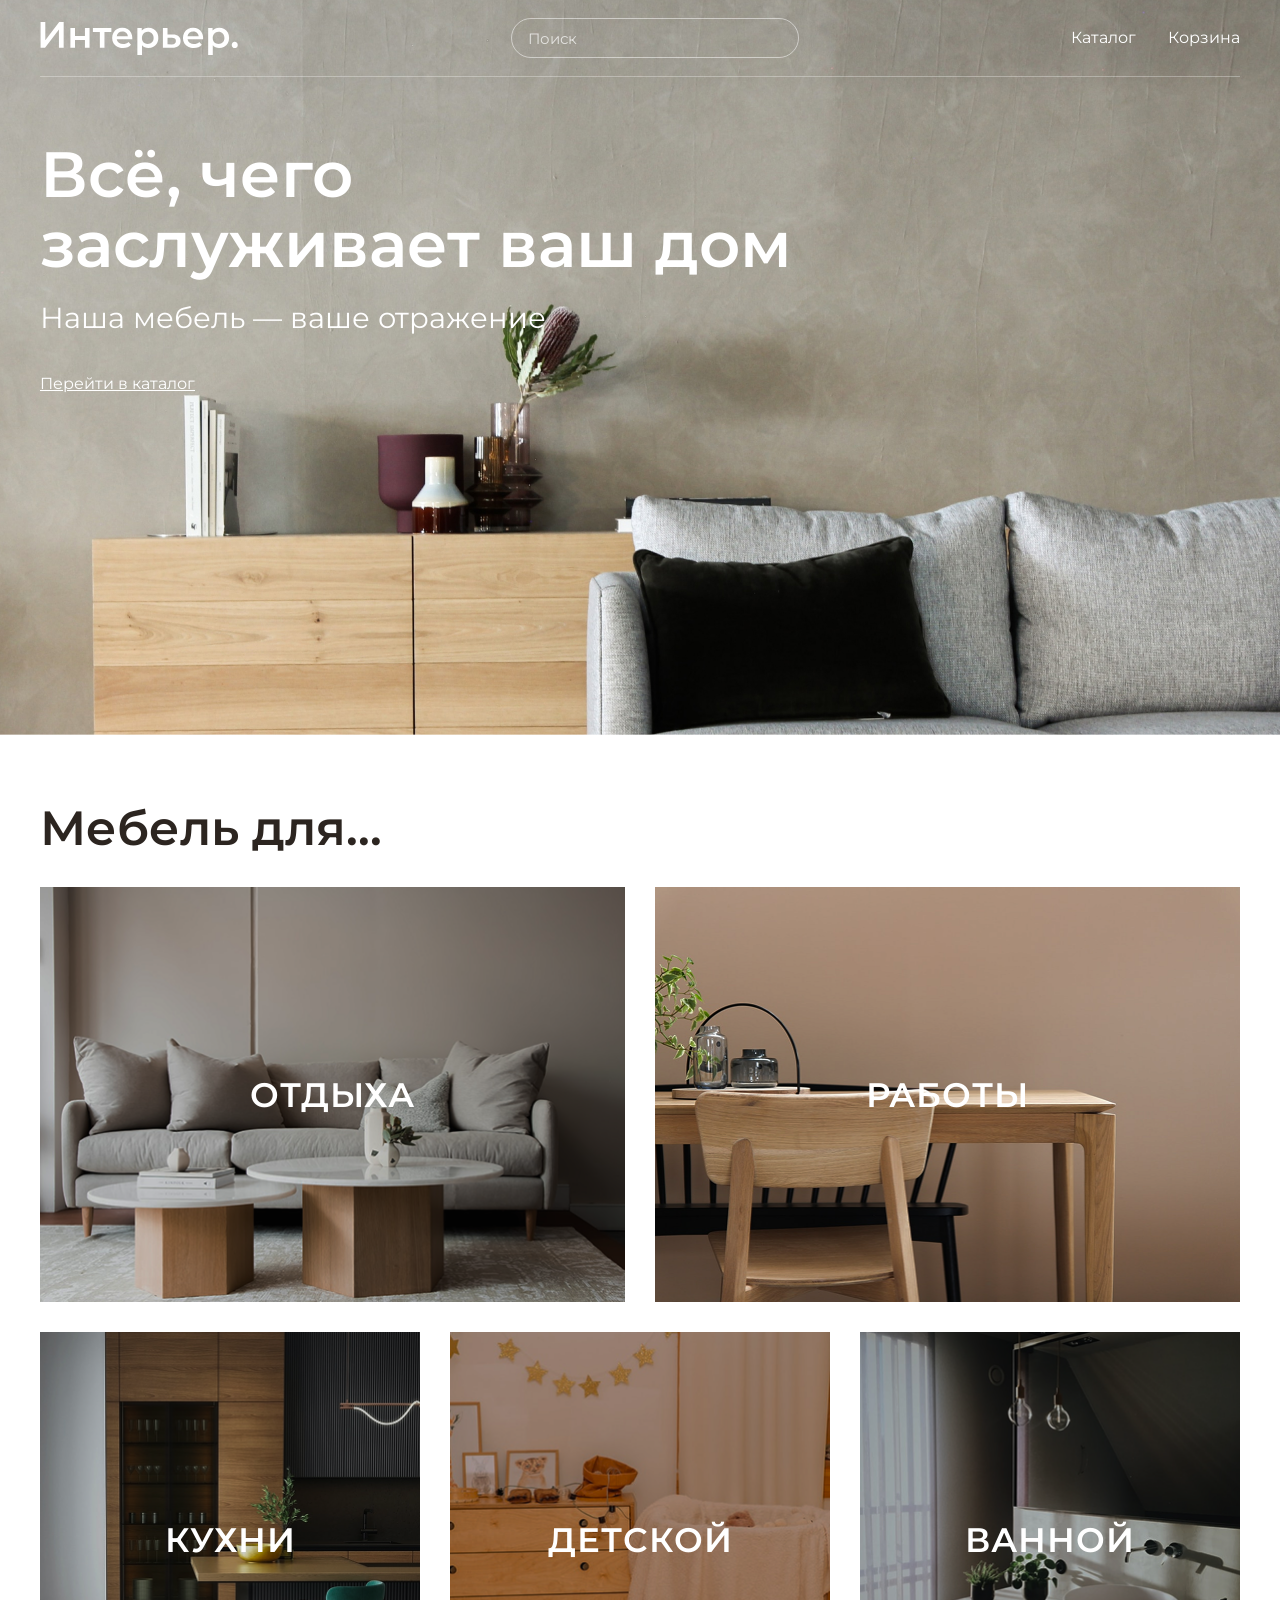
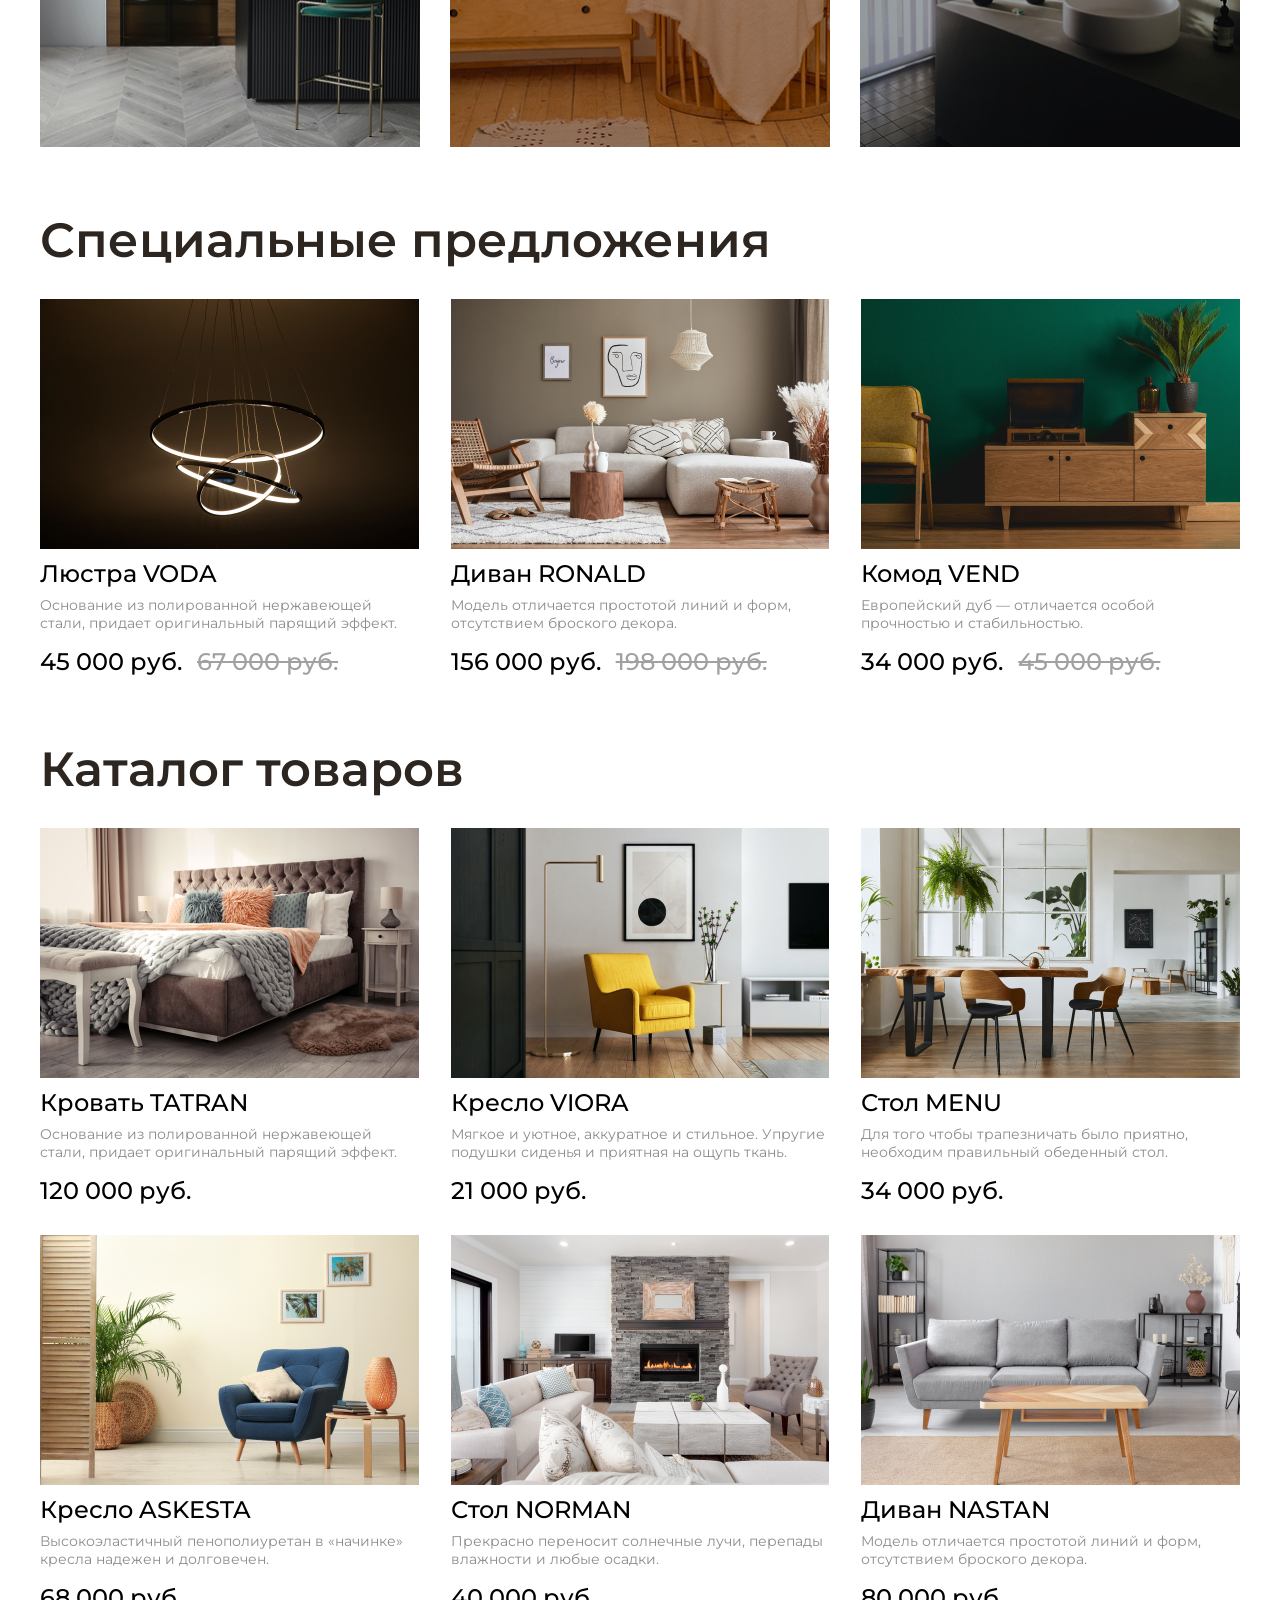
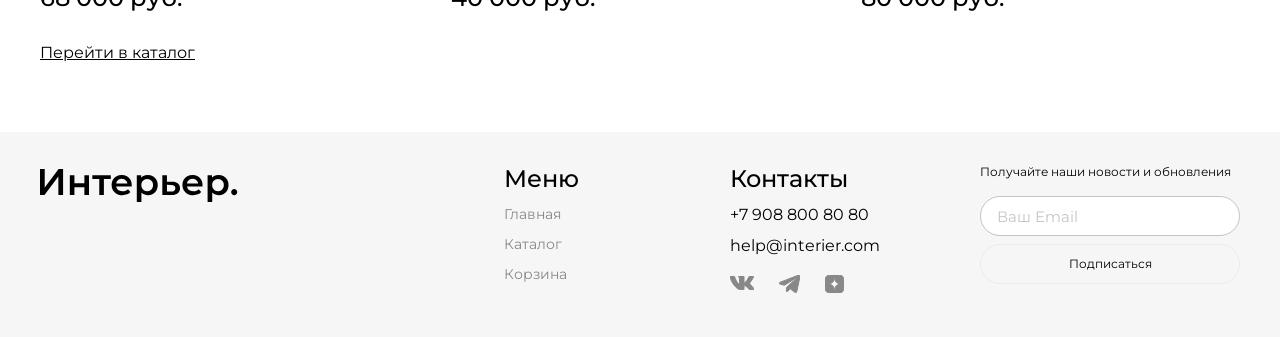
<file: index.html>
<!DOCTYPE html>
<html lang="ru">

<head>
    <meta charset="UTF-8">
    <meta name="viewport" content="width=device-width, initial-scale=1.0">
    <title>Главная страница</title>
    <link rel="preconnect" href="https://googleapis.com">
    <link rel="preconnect" href="https://gstatic.com" crossorigin>
    <link href="https://fonts.googleapis.com/css2?family=Montserrat:ital,wght@0,100..900;1,100..900&display=swap"
        rel="stylesheet">
    <link rel="stylesheet" href="./style.css">
</head>

<body class="page-index">

    <!-- Шапка сайта -->
    <header class="header">
        <div class="container">
            <div class="header__content">
                <!-- 1. Логотип -->
                <a class="logo" href="index.html">
                    <img class="logo-image" src="img/logo.svg" alt="logo"></a>

                <!-- 2. Поиск -->
                <input placeholder="Поиск" class="header__input" type="text">

                <!-- 3. Навигация -->
                <nav class="nav">
                    <ul class="nav__list">
                        <li class="nav__item"><a class="nav__link" href="catalog.html">Каталог</a></li>
                        <li class="nav__item"><a class="nav__link" href="card.html">Корзина</a></li>
                    </ul>
                </nav>

                <!-- Мобильная навигация (иконки) -->
                <div class="nav-mobile">
                    <a href="#">
                        <svg width="19" height="19" viewBox="0 0 19 19" fill="none" xmlns="http://www.w3.org/2000/svg">
                            <g clip-path="url(#clip0_53373_428)">
                                <path
                                    d="M9.29907 1.11316C10.9342 1.06267 12.5273 1.63644 13.7542 2.71863C14.9811 3.80099 15.7498 5.31046 15.9036 6.93933C16.0545 8.53827 15.5992 10.133 14.634 11.4139L17.968 14.7469C18.0508 14.8297 18.1166 14.9279 18.1614 15.036C18.2062 15.1442 18.2297 15.2607 18.2297 15.3778C18.2297 15.4949 18.2062 15.6114 18.1614 15.7196C18.1165 15.8277 18.0508 15.9259 17.968 16.0087C17.8853 16.0914 17.7871 16.1572 17.679 16.202C17.5707 16.2469 17.4543 16.2694 17.3372 16.2694C17.22 16.2694 17.1036 16.2469 16.9954 16.202C16.8873 16.1572 16.789 16.0914 16.7063 16.0087L13.3733 12.6747C12.0925 13.6424 10.4962 14.0991 8.89575 13.9491C7.26568 13.7962 5.75519 13.0275 4.67212 11.7997C3.58905 10.5718 3.01496 8.97713 3.06665 7.3407C3.11846 5.7041 3.79274 4.14806 4.95142 2.99109C6.10904 1.83516 7.66391 1.16376 9.29907 1.11316ZM9.50903 2.91882C8.28235 2.92382 7.10691 3.41275 6.2395 4.28015C5.37213 5.14755 4.88317 6.32302 4.87817 7.54968C4.87324 8.77628 5.35288 9.95557 6.21313 10.83C6.64353 11.2674 7.15644 11.6151 7.72192 11.8534C8.28759 12.0918 8.89521 12.2161 9.50903 12.2186C10.1227 12.2211 10.7307 12.1017 11.2981 11.868C11.8657 11.6343 12.3816 11.2903 12.8157 10.8563C13.2497 10.4223 13.5936 9.90633 13.8274 9.33875C14.061 8.77131 14.1804 8.16333 14.178 7.54968C14.1755 6.93585 14.0511 6.32824 13.8127 5.76257C13.5744 5.19707 13.2267 4.68419 12.7893 4.25378C11.9149 3.3935 10.7357 2.91387 9.50903 2.91882Z"
                                    fill="white" stroke="white" stroke-width="0.2" />
                            </g>
                            <defs>
                                <clipPath id="clip0_53373_428">
                                    <rect width="19" height="19" fill="white" />
                                </clipPath>
                            </defs>
                        </svg>
                    </a>
                    <a href="catalog.html">
                        <svg width="20" height="20" viewBox="0 0 20 20" fill="none" xmlns="http://www.w3.org/2000/svg">
                            <rect width="4.57143" height="4.57143" fill="white" />
                            <rect y="7.31427" width="4.57143" height="4.57143" fill="white" />
                            <rect y="14.6285" width="4.57143" height="4.57143" fill="white" />
                            <rect x="7.31348" y="7.31427" width="4.57143" height="4.57143" fill="white" />
                            <rect x="7.31348" y="14.6285" width="4.57143" height="4.57143" fill="white" />
                            <rect x="7.31348" width="4.57143" height="4.57143" fill="white" />
                            <rect x="14.6279" y="7.31427" width="4.57143" height="4.57143" fill="white" />
                            <rect x="14.6279" y="14.6285" width="4.57143" height="4.57143" fill="white" />
                            <rect x="14.6279" width="4.57143" height="4.57143" fill="white" />
                        </svg>
                    </a>
                    <a href="card.html">
                        <svg width="25" height="25" viewBox="0 0 25 25" fill="none" xmlns="http://www.w3.org/2000/svg">
                            <path
                                d="M14.5834 20.8333C15.1359 20.8333 15.6658 20.6138 16.0566 20.2231C16.4473 19.8324 16.6667 19.3025 16.6667 18.75C16.6667 18.1975 16.4473 17.6676 16.0566 17.2768C15.6658 16.8861 15.1359 16.6667 14.5834 16.6667C14.0309 16.6667 13.501 16.8861 13.1103 17.2768C12.7196 17.6676 12.5001 18.1975 12.5001 18.75C12.5001 19.3025 12.7196 19.8324 13.1103 20.2231C13.501 20.6138 14.0309 20.8333 14.5834 20.8333ZM7.29174 20.8333C7.84428 20.8333 8.37418 20.6138 8.76488 20.2231C9.15558 19.8324 9.37508 19.3025 9.37508 18.75C9.37508 18.1975 9.15558 17.6676 8.76488 17.2768C8.37418 16.8861 7.84428 16.6667 7.29174 16.6667C6.73921 16.6667 6.20931 16.8861 5.81861 17.2768C5.4279 17.6676 5.20841 18.1975 5.20841 18.75C5.20841 19.3025 5.4279 19.8324 5.81861 20.2231C6.20931 20.6138 6.73921 20.8333 7.29174 20.8333ZM20.873 6.16978C21.133 6.16139 21.3796 6.0522 21.5606 5.86528C21.7416 5.67837 21.8428 5.42839 21.8428 5.16822C21.8428 4.90804 21.7416 4.65807 21.5606 4.47115C21.3796 4.28424 21.133 4.17504 20.873 4.16666H19.674C18.7345 4.16666 17.922 4.81874 17.7178 5.73541L16.4126 11.6125C16.2084 12.5292 15.3959 13.1812 14.4563 13.1812H6.63133L5.12924 7.17082H14.8636C15.1212 7.15907 15.3644 7.04847 15.5425 6.86202C15.7206 6.67558 15.82 6.42764 15.82 6.16978C15.82 5.91192 15.7206 5.66398 15.5425 5.47754C15.3644 5.2911 15.1212 5.18049 14.8636 5.16874H5.12924C4.82473 5.16865 4.5242 5.23799 4.25051 5.37148C3.97682 5.50498 3.73716 5.69912 3.54976 5.93914C3.36236 6.17916 3.23215 6.45875 3.16903 6.75665C3.10591 7.05455 3.11154 7.36292 3.1855 7.65832L4.68758 13.6667C4.79586 14.1002 5.046 14.4851 5.39821 14.7601C5.75042 15.0351 6.18447 15.1844 6.63133 15.1844H14.4563C15.368 15.1845 16.2524 14.8737 16.9636 14.3032C17.6748 13.7328 18.1701 12.9368 18.3678 12.0469L19.674 6.16978H20.873Z"
                                fill="white" />
                        </svg>
                    </a>
                </div>
            </div>
        </div>
    </header>

    <main>
        <!-- Главный экран с диваном -->
        <section class="promo">
            <div class="promo__wrapper container">
                <h1 class="promo__title">Всё, чего<br class="desktop-br"> заслуживает ваш дом</h1>
                <p class="promo__text">Наша мебель — ваше отражение</p>
                <a class="promo__link" href="catalog.html">Перейти в каталог</a>
            </div>
        </section>

        <!-- Категории мебели -->
        <section class="furniture-categories-section container">
            <h2 class="section-main-title">Мебель для...</h2>
            <div class="categories-grid-layout">
                <div class="category-tile tile-large">
                    <img src="img/rest.png" alt="Отдых">
                    <span class="tile-text">ОТДЫХА</span>
                </div>
                <div class="category-tile tile-large">
                    <img src="img/job.png" alt="РАБОТЫ">
                    <span class="tile-text">РАБОТЫ</span>
                </div>
                <div class="category-tile tile-small">
                    <img src="img/kitchen.png" alt="Кухня">
                    <span class="tile-text">КУХНИ</span>
                </div>
                <div class="category-tile tile-small">
                    <img src="img/childrens-room.png" alt="Детская">
                    <span class="tile-text">ДЕТСКОЙ</span>
                </div>
                <div class="category-tile tile-small">
                    <img src="img/bath.png" alt="Ванная">
                    <span class="tile-text">ВАННОЙ</span>
                </div>
            </div>
        </section>

        <!-- Специальные предложения -->
        <section class="special-offers-section container">
            <h2 class="section-main-title">Специальные предложения</h2>
            <div class="products-grid-layout">
                <!-- Товар 1 -->
                <article class="product-card-item">
                    <div class="product-img-container">
                        <img src="img/luster.jpg" alt="luster" class="product-img">
                        <div class="product-actions">
                            <!-- Кнопка "В корзину" (корзина) -->
                            <a href="card.html" class="btn-action" aria-label="В корзину">
                                <svg width="24" height="24" viewBox="0 0 24 24" fill="none"
                                    xmlns="http://www.w3.org/2000/svg">
                                    <path
                                        d="M6.99998 8V6C6.99998 4.67392 7.06229 2.93768 7.99998 2C8.93766 1.06232 10.6739 1 12 1C13.3261 1 15.0623 1.06232 16 2C16.9377 2.93768 17 4.67392 17 6V8H20C20.2652 8 20.8124 7.81246 21 8C21.1875 8.18754 21 8.73478 21 9V21C21 21.2652 21.1875 21.8125 21 22C20.8124 22.1875 20.2652 22 20 22H3.99998C3.73476 22 3.18751 22.1875 2.99998 22C2.81244 21.8125 2.99998 21.2652 2.99998 21V9C2.99998 8.73478 2.81244 8.18754 2.99998 8C3.18751 7.81246 3.73476 8 3.99998 8H6.99998ZM6.99998 10H4.99998V20H19V10H17V12H15V10H8.99998V12H6.99998V10ZM8.99998 8H15V6C15 5.20435 14.5626 4.56261 14 4C13.4374 3.43739 12.7956 3 12 3C11.2043 3 10.5626 3.43739 9.99998 4C9.43737 4.56261 8.99998 5.20435 8.99998 6V8Z"
                                        fill="#C4C4C4" />
                                </svg>
                            </a>

                            <!-- Кнопка "Избранное" (сердечко) -->
                            <button type="button" class="btn-action" aria-label="В избранное">
                                <svg width="20" height="18" viewBox="0 0 20 18" fill="none"
                                    xmlns="http://www.w3.org/2000/svg">
                                    <path
                                        d="M10 18.0011C9.35502 17.4291 8.62602 16.8341 7.85502 16.2011H7.84502C5.13002 13.9811 2.05302 11.4691 0.694023 8.45912C0.24754 7.50085 0.0109268 6.45825 1.1406e-05 5.40112C-0.00297039 3.95061 0.578794 2.56011 1.61383 1.54389C2.64887 0.527673 4.04981 -0.0284812 5.50002 0.00112428C6.68065 0.00298908 7.83586 0.344205 8.82802 0.984124C9.26399 1.26709 9.65844 1.60938 10 2.00112C10.3435 1.61092 10.7381 1.26883 11.173 0.984124C12.1648 0.344079 13.3197 0.00284283 14.5 0.00112428C15.9502 -0.0284812 17.3512 0.527673 18.3862 1.54389C19.4213 2.56011 20.003 3.95061 20 5.40112C19.9898 6.45994 19.7532 7.50432 19.306 8.46412C17.947 11.4741 14.871 13.9851 12.156 16.2011L12.146 16.2091C11.374 16.8381 10.646 17.4331 10.001 18.0091L10 18.0011ZM5.50002 2.00112C4.56853 1.98947 3.67009 2.34597 3.00002 2.99312C2.35441 3.62729 1.99358 4.49617 1.99994 5.40112C2.01135 6.17163 2.18585 6.93098 2.51202 7.62912C3.15353 8.92783 4.01913 10.1032 5.06902 11.1011C6.06002 12.1011 7.20002 13.0691 8.18602 13.8831C8.45902 14.1081 8.73702 14.3351 9.01502 14.5621L9.19002 14.7051C9.45702 14.9231 9.73302 15.1491 10 15.3711L10.013 15.3591L10.019 15.3541H10.025L10.034 15.3471H10.039H10.044L10.062 15.3321L10.103 15.2991L10.11 15.2931L10.121 15.2851H10.127L10.136 15.2771L10.8 14.7321L10.974 14.5891C11.255 14.3601 11.533 14.1331 11.806 13.9081C12.792 13.0941 13.933 12.1271 14.924 11.1221C15.9741 10.1247 16.8397 8.94964 17.481 7.65112C17.8131 6.94693 17.9901 6.17963 18.0001 5.40112C18.0042 4.49896 17.6435 3.63342 17 3.00112C16.3312 2.35104 15.4326 1.99161 14.5 2.00112C13.3619 1.99145 12.274 2.46849 11.51 3.31212L10 5.05212L8.49002 3.31212C7.72609 2.46849 6.6381 1.99145 5.50002 2.00112Z"
                                        fill="#C4C4C4" />
                                </svg>
                            </button>
                        </div>
                    </div>
                    <h3 class="product-card-title">Люстра VODA</h3>
                    <p class="product-card-text">Основание из полированной нержавеющей стали, придает оригинальный парящий эффект.</p>
                    <div class="price-card-prices">
                        <span class="price-now">45 000 руб.</span>
                        <span class="price-before">67 000 руб.</span>
                    </div>
                </article>

                <!-- Товар 2 -->
                <article class="product-card-item">
                    <div class="product-img-container">
                        <img src="img/sofa-ronald.jpg" alt="sofa-ronald" class="product-img">
                        <div class="product-actions">
                            <!-- Кнопка "В корзину" (корзина) -->
                            <a href="card.html" class="btn-action" aria-label="В корзину">
                                <svg width="24" height="24" viewBox="0 0 24 24" fill="none"
                                    xmlns="http://www.w3.org/2000/svg">
                                    <path
                                        d="M6.99998 8V6C6.99998 4.67392 7.06229 2.93768 7.99998 2C8.93766 1.06232 10.6739 1 12 1C13.3261 1 15.0623 1.06232 16 2C16.9377 2.93768 17 4.67392 17 6V8H20C20.2652 8 20.8124 7.81246 21 8C21.1875 8.18754 21 8.73478 21 9V21C21 21.2652 21.1875 21.8125 21 22C20.8124 22.1875 20.2652 22 20 22H3.99998C3.73476 22 3.18751 22.1875 2.99998 22C2.81244 21.8125 2.99998 21.2652 2.99998 21V9C2.99998 8.73478 2.81244 8.18754 2.99998 8C3.18751 7.81246 3.73476 8 3.99998 8H6.99998ZM6.99998 10H4.99998V20H19V10H17V12H15V10H8.99998V12H6.99998V10ZM8.99998 8H15V6C15 5.20435 14.5626 4.56261 14 4C13.4374 3.43739 12.7956 3 12 3C11.2043 3 10.5626 3.43739 9.99998 4C9.43737 4.56261 8.99998 5.20435 8.99998 6V8Z"
                                        fill="#C4C4C4" />
                                </svg>
                            </a>

                            <!-- Кнопка "Избранное" (сердечко) -->
                            <button type="button" class="btn-action" aria-label="В избранное">
                                <svg width="20" height="18" viewBox="0 0 20 18" fill="none"
                                    xmlns="http://www.w3.org/2000/svg">
                                    <path
                                        d="M10 18.0011C9.35502 17.4291 8.62602 16.8341 7.85502 16.2011H7.84502C5.13002 13.9811 2.05302 11.4691 0.694023 8.45912C0.24754 7.50085 0.0109268 6.45825 1.1406e-05 5.40112C-0.00297039 3.95061 0.578794 2.56011 1.61383 1.54389C2.64887 0.527673 4.04981 -0.0284812 5.50002 0.00112428C6.68065 0.00298908 7.83586 0.344205 8.82802 0.984124C9.26399 1.26709 9.65844 1.60938 10 2.00112C10.3435 1.61092 10.7381 1.26883 11.173 0.984124C12.1648 0.344079 13.3197 0.00284283 14.5 0.00112428C15.9502 -0.0284812 17.3512 0.527673 18.3862 1.54389C19.4213 2.56011 20.003 3.95061 20 5.40112C19.9898 6.45994 19.7532 7.50432 19.306 8.46412C17.947 11.4741 14.871 13.9851 12.156 16.2011L12.146 16.2091C11.374 16.8381 10.646 17.4331 10.001 18.0091L10 18.0011ZM5.50002 2.00112C4.56853 1.98947 3.67009 2.34597 3.00002 2.99312C2.35441 3.62729 1.99358 4.49617 1.99994 5.40112C2.01135 6.17163 2.18585 6.93098 2.51202 7.62912C3.15353 8.92783 4.01913 10.1032 5.06902 11.1011C6.06002 12.1011 7.20002 13.0691 8.18602 13.8831C8.45902 14.1081 8.73702 14.3351 9.01502 14.5621L9.19002 14.7051C9.45702 14.9231 9.73302 15.1491 10 15.3711L10.013 15.3591L10.019 15.3541H10.025L10.034 15.3471H10.039H10.044L10.062 15.3321L10.103 15.2991L10.11 15.2931L10.121 15.2851H10.127L10.136 15.2771L10.8 14.7321L10.974 14.5891C11.255 14.3601 11.533 14.1331 11.806 13.9081C12.792 13.0941 13.933 12.1271 14.924 11.1221C15.9741 10.1247 16.8397 8.94964 17.481 7.65112C17.8131 6.94693 17.9901 6.17963 18.0001 5.40112C18.0042 4.49896 17.6435 3.63342 17 3.00112C16.3312 2.35104 15.4326 1.99161 14.5 2.00112C13.3619 1.99145 12.274 2.46849 11.51 3.31212L10 5.05212L8.49002 3.31212C7.72609 2.46849 6.6381 1.99145 5.50002 2.00112Z"
                                        fill="#C4C4C4" />
                                </svg>
                            </button>
                        </div>
                    </div>
                    <h3 class="product-card-title">Диван RONALD</h3>
                    <p class="product-card-text">Модель отличается простотой линий и форм, отсутствием броского декора.
                    </p>
                    <div class="price-card-prices">
                        <span class="price-now">156 000 руб.</span>
                        <span class="price-before">198 000 руб.</span>
                    </div>
                </article>

                <!-- Товар 3 -->
                <article class="product-card-item">
                    <div class="product-img-container">
                        <img src="img/dresser-vend.jpg" alt="dresser-vend" class="product-img">
                        <div class="product-actions">
                            <!-- Кнопка "В корзину" (корзина) -->
                            <a href="card.html" class="btn-action" aria-label="В корзину">
                                <svg width="24" height="24" viewBox="0 0 24 24" fill="none"
                                    xmlns="http://www.w3.org/2000/svg">
                                    <path
                                        d="M6.99998 8V6C6.99998 4.67392 7.06229 2.93768 7.99998 2C8.93766 1.06232 10.6739 1 12 1C13.3261 1 15.0623 1.06232 16 2C16.9377 2.93768 17 4.67392 17 6V8H20C20.2652 8 20.8124 7.81246 21 8C21.1875 8.18754 21 8.73478 21 9V21C21 21.2652 21.1875 21.8125 21 22C20.8124 22.1875 20.2652 22 20 22H3.99998C3.73476 22 3.18751 22.1875 2.99998 22C2.81244 21.8125 2.99998 21.2652 2.99998 21V9C2.99998 8.73478 2.81244 8.18754 2.99998 8C3.18751 7.81246 3.73476 8 3.99998 8H6.99998ZM6.99998 10H4.99998V20H19V10H17V12H15V10H8.99998V12H6.99998V10ZM8.99998 8H15V6C15 5.20435 14.5626 4.56261 14 4C13.4374 3.43739 12.7956 3 12 3C11.2043 3 10.5626 3.43739 9.99998 4C9.43737 4.56261 8.99998 5.20435 8.99998 6V8Z"
                                        fill="#C4C4C4" />
                                </svg>
                            </a>

                            <!-- Кнопка "Избранное" (сердечко) -->
                            <button type="button" class="btn-action" aria-label="В избранное">
                                <svg width="20" height="18" viewBox="0 0 20 18" fill="none"
                                    xmlns="http://www.w3.org/2000/svg">
                                    <path
                                        d="M10 18.0011C9.35502 17.4291 8.62602 16.8341 7.85502 16.2011H7.84502C5.13002 13.9811 2.05302 11.4691 0.694023 8.45912C0.24754 7.50085 0.0109268 6.45825 1.1406e-05 5.40112C-0.00297039 3.95061 0.578794 2.56011 1.61383 1.54389C2.64887 0.527673 4.04981 -0.0284812 5.50002 0.00112428C6.68065 0.00298908 7.83586 0.344205 8.82802 0.984124C9.26399 1.26709 9.65844 1.60938 10 2.00112C10.3435 1.61092 10.7381 1.26883 11.173 0.984124C12.1648 0.344079 13.3197 0.00284283 14.5 0.00112428C15.9502 -0.0284812 17.3512 0.527673 18.3862 1.54389C19.4213 2.56011 20.003 3.95061 20 5.40112C19.9898 6.45994 19.7532 7.50432 19.306 8.46412C17.947 11.4741 14.871 13.9851 12.156 16.2011L12.146 16.2091C11.374 16.8381 10.646 17.4331 10.001 18.0091L10 18.0011ZM5.50002 2.00112C4.56853 1.98947 3.67009 2.34597 3.00002 2.99312C2.35441 3.62729 1.99358 4.49617 1.99994 5.40112C2.01135 6.17163 2.18585 6.93098 2.51202 7.62912C3.15353 8.92783 4.01913 10.1032 5.06902 11.1011C6.06002 12.1011 7.20002 13.0691 8.18602 13.8831C8.45902 14.1081 8.73702 14.3351 9.01502 14.5621L9.19002 14.7051C9.45702 14.9231 9.73302 15.1491 10 15.3711L10.013 15.3591L10.019 15.3541H10.025L10.034 15.3471H10.039H10.044L10.062 15.3321L10.103 15.2991L10.11 15.2931L10.121 15.2851H10.127L10.136 15.2771L10.8 14.7321L10.974 14.5891C11.255 14.3601 11.533 14.1331 11.806 13.9081C12.792 13.0941 13.933 12.1271 14.924 11.1221C15.9741 10.1247 16.8397 8.94964 17.481 7.65112C17.8131 6.94693 17.9901 6.17963 18.0001 5.40112C18.0042 4.49896 17.6435 3.63342 17 3.00112C16.3312 2.35104 15.4326 1.99161 14.5 2.00112C13.3619 1.99145 12.274 2.46849 11.51 3.31212L10 5.05212L8.49002 3.31212C7.72609 2.46849 6.6381 1.99145 5.50002 2.00112Z"
                                        fill="#C4C4C4" />
                                </svg>
                            </button>
                        </div>
                    </div>
                    <h3 class="product-card-title">Комод VEND</h3>
                    <p class="product-card-text">Европейский дуб — отличается особой прочностью и стабильностью.</p>
                    <div class="price-card-prices">
                        <span class="price-now">34 000 руб.</span>
                        <span class="price-before">45 000 руб.</span>
                    </div>
                </article>
            </div>
        </section>

        <!-- Каталог товаров -->
        <section class="catalog-product-section container">
            <h2 class="section-main-title">Каталог товаров</h2>

            <div class="products-grid-layout">
                <!-- Товар 4 -->
                <article class="product-card-item">
                    <div class="product-img-container">
                        <img src="img/bed-tatran.jpg" alt="bed-tatran" class="product-img">
                        <div class="product-actions">
                            <!-- Кнопка "В корзину" (корзина) -->
                            <a href="card.html" class="btn-action" aria-label="В корзину">
                                <svg width="24" height="24" viewBox="0 0 24 24" fill="none"
                                    xmlns="http://www.w3.org/2000/svg">
                                    <path
                                        d="M6.99998 8V6C6.99998 4.67392 7.06229 2.93768 7.99998 2C8.93766 1.06232 10.6739 1 12 1C13.3261 1 15.0623 1.06232 16 2C16.9377 2.93768 17 4.67392 17 6V8H20C20.2652 8 20.8124 7.81246 21 8C21.1875 8.18754 21 8.73478 21 9V21C21 21.2652 21.1875 21.8125 21 22C20.8124 22.1875 20.2652 22 20 22H3.99998C3.73476 22 3.18751 22.1875 2.99998 22C2.81244 21.8125 2.99998 21.2652 2.99998 21V9C2.99998 8.73478 2.81244 8.18754 2.99998 8C3.18751 7.81246 3.73476 8 3.99998 8H6.99998ZM6.99998 10H4.99998V20H19V10H17V12H15V10H8.99998V12H6.99998V10ZM8.99998 8H15V6C15 5.20435 14.5626 4.56261 14 4C13.4374 3.43739 12.7956 3 12 3C11.2043 3 10.5626 3.43739 9.99998 4C9.43737 4.56261 8.99998 5.20435 8.99998 6V8Z"
                                        fill="#C4C4C4" />
                                </svg>
                            </a>

                            <!-- Кнопка "Избранное" (сердечко) -->
                            <button type="button" class="btn-action" aria-label="В избранное">
                                <svg width="20" height="18" viewBox="0 0 20 18" fill="none"
                                    xmlns="http://www.w3.org/2000/svg">
                                    <path
                                        d="M10 18.0011C9.35502 17.4291 8.62602 16.8341 7.85502 16.2011H7.84502C5.13002 13.9811 2.05302 11.4691 0.694023 8.45912C0.24754 7.50085 0.0109268 6.45825 1.1406e-05 5.40112C-0.00297039 3.95061 0.578794 2.56011 1.61383 1.54389C2.64887 0.527673 4.04981 -0.0284812 5.50002 0.00112428C6.68065 0.00298908 7.83586 0.344205 8.82802 0.984124C9.26399 1.26709 9.65844 1.60938 10 2.00112C10.3435 1.61092 10.7381 1.26883 11.173 0.984124C12.1648 0.344079 13.3197 0.00284283 14.5 0.00112428C15.9502 -0.0284812 17.3512 0.527673 18.3862 1.54389C19.4213 2.56011 20.003 3.95061 20 5.40112C19.9898 6.45994 19.7532 7.50432 19.306 8.46412C17.947 11.4741 14.871 13.9851 12.156 16.2011L12.146 16.2091C11.374 16.8381 10.646 17.4331 10.001 18.0091L10 18.0011ZM5.50002 2.00112C4.56853 1.98947 3.67009 2.34597 3.00002 2.99312C2.35441 3.62729 1.99358 4.49617 1.99994 5.40112C2.01135 6.17163 2.18585 6.93098 2.51202 7.62912C3.15353 8.92783 4.01913 10.1032 5.06902 11.1011C6.06002 12.1011 7.20002 13.0691 8.18602 13.8831C8.45902 14.1081 8.73702 14.3351 9.01502 14.5621L9.19002 14.7051C9.45702 14.9231 9.73302 15.1491 10 15.3711L10.013 15.3591L10.019 15.3541H10.025L10.034 15.3471H10.039H10.044L10.062 15.3321L10.103 15.2991L10.11 15.2931L10.121 15.2851H10.127L10.136 15.2771L10.8 14.7321L10.974 14.5891C11.255 14.3601 11.533 14.1331 11.806 13.9081C12.792 13.0941 13.933 12.1271 14.924 11.1221C15.9741 10.1247 16.8397 8.94964 17.481 7.65112C17.8131 6.94693 17.9901 6.17963 18.0001 5.40112C18.0042 4.49896 17.6435 3.63342 17 3.00112C16.3312 2.35104 15.4326 1.99161 14.5 2.00112C13.3619 1.99145 12.274 2.46849 11.51 3.31212L10 5.05212L8.49002 3.31212C7.72609 2.46849 6.6381 1.99145 5.50002 2.00112Z"
                                        fill="#C4C4C4" />
                                </svg>
                            </button>
                        </div>
                    </div>
                    <h3 class="product-card-title">Кровать TATRAN</h3>
                    <p class="product-card-text">Основание из полированной нержавеющей стали, придает оригинальный
                        парящий эффект.</p>
                    <div class="price-card-prices">
                        <span class="price-now">120 000 руб.</span>
                    </div>
                </article>

                <!-- Товар 5 -->
                <article class="product-card-item">
                    <div class="product-img-container">
                        <img src="img/chair-vilora.jpg" alt="chair-vilora" class="product-img">
                        <div class="product-actions">
                            <!-- Кнопка "В корзину" (корзина) -->
                            <a href="card.html" class="btn-action" aria-label="В корзину">
                                <svg width="24" height="24" viewBox="0 0 24 24" fill="none"
                                    xmlns="http://www.w3.org/2000/svg">
                                    <path
                                        d="M6.99998 8V6C6.99998 4.67392 7.06229 2.93768 7.99998 2C8.93766 1.06232 10.6739 1 12 1C13.3261 1 15.0623 1.06232 16 2C16.9377 2.93768 17 4.67392 17 6V8H20C20.2652 8 20.8124 7.81246 21 8C21.1875 8.18754 21 8.73478 21 9V21C21 21.2652 21.1875 21.8125 21 22C20.8124 22.1875 20.2652 22 20 22H3.99998C3.73476 22 3.18751 22.1875 2.99998 22C2.81244 21.8125 2.99998 21.2652 2.99998 21V9C2.99998 8.73478 2.81244 8.18754 2.99998 8C3.18751 7.81246 3.73476 8 3.99998 8H6.99998ZM6.99998 10H4.99998V20H19V10H17V12H15V10H8.99998V12H6.99998V10ZM8.99998 8H15V6C15 5.20435 14.5626 4.56261 14 4C13.4374 3.43739 12.7956 3 12 3C11.2043 3 10.5626 3.43739 9.99998 4C9.43737 4.56261 8.99998 5.20435 8.99998 6V8Z"
                                        fill="#C4C4C4" />
                                </svg>
                            </a>

                            <!-- Кнопка "Избранное" (сердечко) -->
                            <button type="button" class="btn-action" aria-label="В избранное">
                                <svg width="20" height="18" viewBox="0 0 20 18" fill="none"
                                    xmlns="http://www.w3.org/2000/svg">
                                    <path
                                        d="M10 18.0011C9.35502 17.4291 8.62602 16.8341 7.85502 16.2011H7.84502C5.13002 13.9811 2.05302 11.4691 0.694023 8.45912C0.24754 7.50085 0.0109268 6.45825 1.1406e-05 5.40112C-0.00297039 3.95061 0.578794 2.56011 1.61383 1.54389C2.64887 0.527673 4.04981 -0.0284812 5.50002 0.00112428C6.68065 0.00298908 7.83586 0.344205 8.82802 0.984124C9.26399 1.26709 9.65844 1.60938 10 2.00112C10.3435 1.61092 10.7381 1.26883 11.173 0.984124C12.1648 0.344079 13.3197 0.00284283 14.5 0.00112428C15.9502 -0.0284812 17.3512 0.527673 18.3862 1.54389C19.4213 2.56011 20.003 3.95061 20 5.40112C19.9898 6.45994 19.7532 7.50432 19.306 8.46412C17.947 11.4741 14.871 13.9851 12.156 16.2011L12.146 16.2091C11.374 16.8381 10.646 17.4331 10.001 18.0091L10 18.0011ZM5.50002 2.00112C4.56853 1.98947 3.67009 2.34597 3.00002 2.99312C2.35441 3.62729 1.99358 4.49617 1.99994 5.40112C2.01135 6.17163 2.18585 6.93098 2.51202 7.62912C3.15353 8.92783 4.01913 10.1032 5.06902 11.1011C6.06002 12.1011 7.20002 13.0691 8.18602 13.8831C8.45902 14.1081 8.73702 14.3351 9.01502 14.5621L9.19002 14.7051C9.45702 14.9231 9.73302 15.1491 10 15.3711L10.013 15.3591L10.019 15.3541H10.025L10.034 15.3471H10.039H10.044L10.062 15.3321L10.103 15.2991L10.11 15.2931L10.121 15.2851H10.127L10.136 15.2771L10.8 14.7321L10.974 14.5891C11.255 14.3601 11.533 14.1331 11.806 13.9081C12.792 13.0941 13.933 12.1271 14.924 11.1221C15.9741 10.1247 16.8397 8.94964 17.481 7.65112C17.8131 6.94693 17.9901 6.17963 18.0001 5.40112C18.0042 4.49896 17.6435 3.63342 17 3.00112C16.3312 2.35104 15.4326 1.99161 14.5 2.00112C13.3619 1.99145 12.274 2.46849 11.51 3.31212L10 5.05212L8.49002 3.31212C7.72609 2.46849 6.6381 1.99145 5.50002 2.00112Z"
                                        fill="#C4C4C4" />
                                </svg>
                            </button>
                        </div>
                    </div>
                    <h3 class="product-card-title">Кресло VIORA</h3>
                    <p class="product-card-text">Мягкое и уютное, аккуратное и стильное. Упругие подушки сиденья и
                        приятная на ощупь ткань.</p>
                    <div class="price-card-prices">
                        <span class="price-now">21 000 руб.</span>
                    </div>
                </article>

                <!-- Товар 6 -->
                <article class="product-card-item">
                    <div class="product-img-container">
                        <img src="img/table-menu.jpg" alt="table-menu" class="product-img">
                        <div class="product-actions">
                            <!-- Кнопка "В корзину" (корзина) -->
                            <a href="card.html" class="btn-action" aria-label="В корзину">
                                <svg width="24" height="24" viewBox="0 0 24 24" fill="none"
                                    xmlns="http://www.w3.org/2000/svg">
                                    <path
                                        d="M6.99998 8V6C6.99998 4.67392 7.06229 2.93768 7.99998 2C8.93766 1.06232 10.6739 1 12 1C13.3261 1 15.0623 1.06232 16 2C16.9377 2.93768 17 4.67392 17 6V8H20C20.2652 8 20.8124 7.81246 21 8C21.1875 8.18754 21 8.73478 21 9V21C21 21.2652 21.1875 21.8125 21 22C20.8124 22.1875 20.2652 22 20 22H3.99998C3.73476 22 3.18751 22.1875 2.99998 22C2.81244 21.8125 2.99998 21.2652 2.99998 21V9C2.99998 8.73478 2.81244 8.18754 2.99998 8C3.18751 7.81246 3.73476 8 3.99998 8H6.99998ZM6.99998 10H4.99998V20H19V10H17V12H15V10H8.99998V12H6.99998V10ZM8.99998 8H15V6C15 5.20435 14.5626 4.56261 14 4C13.4374 3.43739 12.7956 3 12 3C11.2043 3 10.5626 3.43739 9.99998 4C9.43737 4.56261 8.99998 5.20435 8.99998 6V8Z"
                                        fill="#C4C4C4" />
                                </svg>
                            </a>

                            <!-- Кнопка "Избранное" (сердечко) -->
                            <button type="button" class="btn-action" aria-label="В избранное">
                                <svg width="20" height="18" viewBox="0 0 20 18" fill="none"
                                    xmlns="http://www.w3.org/2000/svg">
                                    <path
                                        d="M10 18.0011C9.35502 17.4291 8.62602 16.8341 7.85502 16.2011H7.84502C5.13002 13.9811 2.05302 11.4691 0.694023 8.45912C0.24754 7.50085 0.0109268 6.45825 1.1406e-05 5.40112C-0.00297039 3.95061 0.578794 2.56011 1.61383 1.54389C2.64887 0.527673 4.04981 -0.0284812 5.50002 0.00112428C6.68065 0.00298908 7.83586 0.344205 8.82802 0.984124C9.26399 1.26709 9.65844 1.60938 10 2.00112C10.3435 1.61092 10.7381 1.26883 11.173 0.984124C12.1648 0.344079 13.3197 0.00284283 14.5 0.00112428C15.9502 -0.0284812 17.3512 0.527673 18.3862 1.54389C19.4213 2.56011 20.003 3.95061 20 5.40112C19.9898 6.45994 19.7532 7.50432 19.306 8.46412C17.947 11.4741 14.871 13.9851 12.156 16.2011L12.146 16.2091C11.374 16.8381 10.646 17.4331 10.001 18.0091L10 18.0011ZM5.50002 2.00112C4.56853 1.98947 3.67009 2.34597 3.00002 2.99312C2.35441 3.62729 1.99358 4.49617 1.99994 5.40112C2.01135 6.17163 2.18585 6.93098 2.51202 7.62912C3.15353 8.92783 4.01913 10.1032 5.06902 11.1011C6.06002 12.1011 7.20002 13.0691 8.18602 13.8831C8.45902 14.1081 8.73702 14.3351 9.01502 14.5621L9.19002 14.7051C9.45702 14.9231 9.73302 15.1491 10 15.3711L10.013 15.3591L10.019 15.3541H10.025L10.034 15.3471H10.039H10.044L10.062 15.3321L10.103 15.2991L10.11 15.2931L10.121 15.2851H10.127L10.136 15.2771L10.8 14.7321L10.974 14.5891C11.255 14.3601 11.533 14.1331 11.806 13.9081C12.792 13.0941 13.933 12.1271 14.924 11.1221C15.9741 10.1247 16.8397 8.94964 17.481 7.65112C17.8131 6.94693 17.9901 6.17963 18.0001 5.40112C18.0042 4.49896 17.6435 3.63342 17 3.00112C16.3312 2.35104 15.4326 1.99161 14.5 2.00112C13.3619 1.99145 12.274 2.46849 11.51 3.31212L10 5.05212L8.49002 3.31212C7.72609 2.46849 6.6381 1.99145 5.50002 2.00112Z"
                                        fill="#C4C4C4" />
                                </svg>
                            </button>
                        </div>
                    </div>
                    <h3 class="product-card-title">Стол MENU</h3>
                    <p class="product-card-text">Для того чтобы трапезничать было приятно, необходим правильный
                        обеденный стол.</p>
                    <div class="price-card-prices">
                        <span class="price-now">34 000 руб.</span>
                    </div>
                </article>

                <!-- Товар 7 -->
                <article class="product-card-item">
                    <div class="product-img-container">
                        <img src="img/chair-askesta.jpg" alt="chair-askesta" class="product-img">
                        <div class="product-actions">
                            <!-- Кнопка "В корзину" (корзина) -->
                            <a href="card.html" class="btn-action" aria-label="В корзину">
                                <svg width="24" height="24" viewBox="0 0 24 24" fill="none"
                                    xmlns="http://www.w3.org/2000/svg">
                                    <path
                                        d="M6.99998 8V6C6.99998 4.67392 7.06229 2.93768 7.99998 2C8.93766 1.06232 10.6739 1 12 1C13.3261 1 15.0623 1.06232 16 2C16.9377 2.93768 17 4.67392 17 6V8H20C20.2652 8 20.8124 7.81246 21 8C21.1875 8.18754 21 8.73478 21 9V21C21 21.2652 21.1875 21.8125 21 22C20.8124 22.1875 20.2652 22 20 22H3.99998C3.73476 22 3.18751 22.1875 2.99998 22C2.81244 21.8125 2.99998 21.2652 2.99998 21V9C2.99998 8.73478 2.81244 8.18754 2.99998 8C3.18751 7.81246 3.73476 8 3.99998 8H6.99998ZM6.99998 10H4.99998V20H19V10H17V12H15V10H8.99998V12H6.99998V10ZM8.99998 8H15V6C15 5.20435 14.5626 4.56261 14 4C13.4374 3.43739 12.7956 3 12 3C11.2043 3 10.5626 3.43739 9.99998 4C9.43737 4.56261 8.99998 5.20435 8.99998 6V8Z"
                                        fill="#C4C4C4" />
                                </svg>
                            </a>

                            <!-- Кнопка "Избранное" (сердечко) -->
                            <button type="button" class="btn-action" aria-label="В избранное">
                                <svg width="20" height="18" viewBox="0 0 20 18" fill="none"
                                    xmlns="http://www.w3.org/2000/svg">
                                    <path
                                        d="M10 18.0011C9.35502 17.4291 8.62602 16.8341 7.85502 16.2011H7.84502C5.13002 13.9811 2.05302 11.4691 0.694023 8.45912C0.24754 7.50085 0.0109268 6.45825 1.1406e-05 5.40112C-0.00297039 3.95061 0.578794 2.56011 1.61383 1.54389C2.64887 0.527673 4.04981 -0.0284812 5.50002 0.00112428C6.68065 0.00298908 7.83586 0.344205 8.82802 0.984124C9.26399 1.26709 9.65844 1.60938 10 2.00112C10.3435 1.61092 10.7381 1.26883 11.173 0.984124C12.1648 0.344079 13.3197 0.00284283 14.5 0.00112428C15.9502 -0.0284812 17.3512 0.527673 18.3862 1.54389C19.4213 2.56011 20.003 3.95061 20 5.40112C19.9898 6.45994 19.7532 7.50432 19.306 8.46412C17.947 11.4741 14.871 13.9851 12.156 16.2011L12.146 16.2091C11.374 16.8381 10.646 17.4331 10.001 18.0091L10 18.0011ZM5.50002 2.00112C4.56853 1.98947 3.67009 2.34597 3.00002 2.99312C2.35441 3.62729 1.99358 4.49617 1.99994 5.40112C2.01135 6.17163 2.18585 6.93098 2.51202 7.62912C3.15353 8.92783 4.01913 10.1032 5.06902 11.1011C6.06002 12.1011 7.20002 13.0691 8.18602 13.8831C8.45902 14.1081 8.73702 14.3351 9.01502 14.5621L9.19002 14.7051C9.45702 14.9231 9.73302 15.1491 10 15.3711L10.013 15.3591L10.019 15.3541H10.025L10.034 15.3471H10.039H10.044L10.062 15.3321L10.103 15.2991L10.11 15.2931L10.121 15.2851H10.127L10.136 15.2771L10.8 14.7321L10.974 14.5891C11.255 14.3601 11.533 14.1331 11.806 13.9081C12.792 13.0941 13.933 12.1271 14.924 11.1221C15.9741 10.1247 16.8397 8.94964 17.481 7.65112C17.8131 6.94693 17.9901 6.17963 18.0001 5.40112C18.0042 4.49896 17.6435 3.63342 17 3.00112C16.3312 2.35104 15.4326 1.99161 14.5 2.00112C13.3619 1.99145 12.274 2.46849 11.51 3.31212L10 5.05212L8.49002 3.31212C7.72609 2.46849 6.6381 1.99145 5.50002 2.00112Z"
                                        fill="#C4C4C4" />
                                </svg>
                            </button>
                        </div>
                    </div>
                    <h3 class="product-card-title">Кресло ASKESTA</h3>
                    <p class="product-card-text">Высокоэластичный пенополиуретан в «начинке» кресла надежен и долговечен.
                    </p>
                    <div class="price-card-prices">
                        <span class="price-now">68 000 руб.</span>
                    </div>
                </article>

                <!-- Товар 8 -->
                <article class="product-card-item">
                    <div class="product-img-container">
                        <img src="img/table-norman.jpg" alt="table-norman" class="product-img">
                        <div class="product-actions">
                            <!-- Кнопка "В корзину" (корзина) -->
                            <a href="card.html" class="btn-action" aria-label="В корзину">
                                <svg width="24" height="24" viewBox="0 0 24 24" fill="none"
                                    xmlns="http://www.w3.org/2000/svg">
                                    <path
                                        d="M6.99998 8V6C6.99998 4.67392 7.06229 2.93768 7.99998 2C8.93766 1.06232 10.6739 1 12 1C13.3261 1 15.0623 1.06232 16 2C16.9377 2.93768 17 4.67392 17 6V8H20C20.2652 8 20.8124 7.81246 21 8C21.1875 8.18754 21 8.73478 21 9V21C21 21.2652 21.1875 21.8125 21 22C20.8124 22.1875 20.2652 22 20 22H3.99998C3.73476 22 3.18751 22.1875 2.99998 22C2.81244 21.8125 2.99998 21.2652 2.99998 21V9C2.99998 8.73478 2.81244 8.18754 2.99998 8C3.18751 7.81246 3.73476 8 3.99998 8H6.99998ZM6.99998 10H4.99998V20H19V10H17V12H15V10H8.99998V12H6.99998V10ZM8.99998 8H15V6C15 5.20435 14.5626 4.56261 14 4C13.4374 3.43739 12.7956 3 12 3C11.2043 3 10.5626 3.43739 9.99998 4C9.43737 4.56261 8.99998 5.20435 8.99998 6V8Z"
                                        fill="#C4C4C4" />
                                </svg>
                            </a>

                            <!-- Кнопка "Избранное" (сердечко) -->
                            <button type="button" class="btn-action" aria-label="В избранное">
                                <svg width="20" height="18" viewBox="0 0 20 18" fill="none"
                                    xmlns="http://www.w3.org/2000/svg">
                                    <path
                                        d="M10 18.0011C9.35502 17.4291 8.62602 16.8341 7.85502 16.2011H7.84502C5.13002 13.9811 2.05302 11.4691 0.694023 8.45912C0.24754 7.50085 0.0109268 6.45825 1.1406e-05 5.40112C-0.00297039 3.95061 0.578794 2.56011 1.61383 1.54389C2.64887 0.527673 4.04981 -0.0284812 5.50002 0.00112428C6.68065 0.00298908 7.83586 0.344205 8.82802 0.984124C9.26399 1.26709 9.65844 1.60938 10 2.00112C10.3435 1.61092 10.7381 1.26883 11.173 0.984124C12.1648 0.344079 13.3197 0.00284283 14.5 0.00112428C15.9502 -0.0284812 17.3512 0.527673 18.3862 1.54389C19.4213 2.56011 20.003 3.95061 20 5.40112C19.9898 6.45994 19.7532 7.50432 19.306 8.46412C17.947 11.4741 14.871 13.9851 12.156 16.2011L12.146 16.2091C11.374 16.8381 10.646 17.4331 10.001 18.0091L10 18.0011ZM5.50002 2.00112C4.56853 1.98947 3.67009 2.34597 3.00002 2.99312C2.35441 3.62729 1.99358 4.49617 1.99994 5.40112C2.01135 6.17163 2.18585 6.93098 2.51202 7.62912C3.15353 8.92783 4.01913 10.1032 5.06902 11.1011C6.06002 12.1011 7.20002 13.0691 8.18602 13.8831C8.45902 14.1081 8.73702 14.3351 9.01502 14.5621L9.19002 14.7051C9.45702 14.9231 9.73302 15.1491 10 15.3711L10.013 15.3591L10.019 15.3541H10.025L10.034 15.3471H10.039H10.044L10.062 15.3321L10.103 15.2991L10.11 15.2931L10.121 15.2851H10.127L10.136 15.2771L10.8 14.7321L10.974 14.5891C11.255 14.3601 11.533 14.1331 11.806 13.9081C12.792 13.0941 13.933 12.1271 14.924 11.1221C15.9741 10.1247 16.8397 8.94964 17.481 7.65112C17.8131 6.94693 17.9901 6.17963 18.0001 5.40112C18.0042 4.49896 17.6435 3.63342 17 3.00112C16.3312 2.35104 15.4326 1.99161 14.5 2.00112C13.3619 1.99145 12.274 2.46849 11.51 3.31212L10 5.05212L8.49002 3.31212C7.72609 2.46849 6.6381 1.99145 5.50002 2.00112Z"
                                        fill="#C4C4C4" />
                                </svg>
                            </button>
                        </div>
                    </div>
                    <h3 class="product-card-title">Стол NORMAN</h3>
                    <p class="product-card-text">Прекрасно переносит солнечные лучи, перепады влажности и любые осадки.
                    </p>
                    <div class="price-card-prices">
                        <span class="price-now">40 000 руб.</span>
                    </div>
                </article>

                <!-- Товар 9 -->
                <article class="product-card-item">
                    <div class="product-img-container">
                        <img src="img/sofa-nastan.jpg" alt="sofa-nastan" class="product-img">
                        <div class="product-actions">
                            <!-- Кнопка "В корзину" (корзина) -->
                            <a href="card.html" class="btn-action" aria-label="В корзину">
                                <svg width="24" height="24" viewBox="0 0 24 24" fill="none"
                                    xmlns="http://www.w3.org/2000/svg">
                                    <path
                                        d="M6.99998 8V6C6.99998 4.67392 7.06229 2.93768 7.99998 2C8.93766 1.06232 10.6739 1 12 1C13.3261 1 15.0623 1.06232 16 2C16.9377 2.93768 17 4.67392 17 6V8H20C20.2652 8 20.8124 7.81246 21 8C21.1875 8.18754 21 8.73478 21 9V21C21 21.2652 21.1875 21.8125 21 22C20.8124 22.1875 20.2652 22 20 22H3.99998C3.73476 22 3.18751 22.1875 2.99998 22C2.81244 21.8125 2.99998 21.2652 2.99998 21V9C2.99998 8.73478 2.81244 8.18754 2.99998 8C3.18751 7.81246 3.73476 8 3.99998 8H6.99998ZM6.99998 10H4.99998V20H19V10H17V12H15V10H8.99998V12H6.99998V10ZM8.99998 8H15V6C15 5.20435 14.5626 4.56261 14 4C13.4374 3.43739 12.7956 3 12 3C11.2043 3 10.5626 3.43739 9.99998 4C9.43737 4.56261 8.99998 5.20435 8.99998 6V8Z"
                                        fill="#C4C4C4" />
                                </svg>
                            </a>

                            <!-- Кнопка "Избранное" (сердечко) -->
                            <button type="button" class="btn-action" aria-label="В избранное">
                                <svg width="20" height="18" viewBox="0 0 20 18" fill="none"
                                    xmlns="http://www.w3.org/2000/svg">
                                    <path
                                        d="M10 18.0011C9.35502 17.4291 8.62602 16.8341 7.85502 16.2011H7.84502C5.13002 13.9811 2.05302 11.4691 0.694023 8.45912C0.24754 7.50085 0.0109268 6.45825 1.1406e-05 5.40112C-0.00297039 3.95061 0.578794 2.56011 1.61383 1.54389C2.64887 0.527673 4.04981 -0.0284812 5.50002 0.00112428C6.68065 0.00298908 7.83586 0.344205 8.82802 0.984124C9.26399 1.26709 9.65844 1.60938 10 2.00112C10.3435 1.61092 10.7381 1.26883 11.173 0.984124C12.1648 0.344079 13.3197 0.00284283 14.5 0.00112428C15.9502 -0.0284812 17.3512 0.527673 18.3862 1.54389C19.4213 2.56011 20.003 3.95061 20 5.40112C19.9898 6.45994 19.7532 7.50432 19.306 8.46412C17.947 11.4741 14.871 13.9851 12.156 16.2011L12.146 16.2091C11.374 16.8381 10.646 17.4331 10.001 18.0091L10 18.0011ZM5.50002 2.00112C4.56853 1.98947 3.67009 2.34597 3.00002 2.99312C2.35441 3.62729 1.99358 4.49617 1.99994 5.40112C2.01135 6.17163 2.18585 6.93098 2.51202 7.62912C3.15353 8.92783 4.01913 10.1032 5.06902 11.1011C6.06002 12.1011 7.20002 13.0691 8.18602 13.8831C8.45902 14.1081 8.73702 14.3351 9.01502 14.5621L9.19002 14.7051C9.45702 14.9231 9.73302 15.1491 10 15.3711L10.013 15.3591L10.019 15.3541H10.025L10.034 15.3471H10.039H10.044L10.062 15.3321L10.103 15.2991L10.11 15.2931L10.121 15.2851H10.127L10.136 15.2771L10.8 14.7321L10.974 14.5891C11.255 14.3601 11.533 14.1331 11.806 13.9081C12.792 13.0941 13.933 12.1271 14.924 11.1221C15.9741 10.1247 16.8397 8.94964 17.481 7.65112C17.8131 6.94693 17.9901 6.17963 18.0001 5.40112C18.0042 4.49896 17.6435 3.63342 17 3.00112C16.3312 2.35104 15.4326 1.99161 14.5 2.00112C13.3619 1.99145 12.274 2.46849 11.51 3.31212L10 5.05212L8.49002 3.31212C7.72609 2.46849 6.6381 1.99145 5.50002 2.00112Z"
                                        fill="#C4C4C4" />
                                </svg>
                            </button>
                        </div>
                    </div>
                    <h3 class="product-card-title">Диван NASTAN</h3>
                    <p class="product-card-text">Модель отличается простотой линий и форм, отсутствием броского декора.
                    </p>
                    <div class="price-card-prices">
                        <span class="price-now">80 000 руб.</span>
                    </div>
                </article>
            </div>
            <div class="catalog-more">
                <a class="catalog-more__btn" href="catalog.html">Перейти в каталог</a>
            </div>
        </section>
    </main>

    <footer class="footer">
        <div class="footer__center container">
            <a class="footer__logo-link" href="index.html">
                <img class="logo-image" src="img/logo-footer.svg" alt="logo"></a>
            <div class="footer__content">

                <div class="footer__info">
                    <nav class="footer__menu">
                        <h3 class="footer__menu-title">Меню</h3>
                        <a class="footer__link" href="index.html">Главная</a>
                        <a class="footer__link" href="catalog.html">Каталог</a>
                        <a class="footer__link" href="card.html">Корзина</a>
                    </nav>
                </div>

                <div class="footer__contact">
                    <h3 class="footer__contact-title">Контакты</h3>
                    <a class="footer__link-contact" href="tel:+79088008080">+7 908 800 80 80</a>
                    <a class="footer__link-contact" href="mailto:help@interier.com">help@interier.com</a>
                    <div class="footer__social">
                        <a class="footer__social-link" href="#">
                            <svg width="24" height="14" viewBox="0 0 24 14" fill="none"
                                xmlns="http://www.w3.org/2000/svg">
                                <path fill-rule="evenodd" clip-rule="evenodd"
                                    d="M23.45 0.948C23.616 0.402 23.45 0 22.655 0H20.03C19.362 0 19.054 0.347 18.887 0.73C18.887 0.73 17.552 3.926 15.661 6.002C15.049 6.604 14.771 6.795 14.437 6.795C14.27 6.795 14.019 6.604 14.019 6.057V0.948C14.019 0.292 13.835 0 13.279 0H9.151C8.734 0 8.483 0.304 8.483 0.593C8.483 1.214 9.429 1.358 9.526 3.106V6.904C9.526 7.737 9.373 7.888 9.039 7.888C8.149 7.888 5.984 4.677 4.699 1.003C4.45 0.288 4.198 0 3.527 0H0.9C0.15 0 0 0.347 0 0.73C0 1.412 0.89 4.8 4.145 9.281C6.315 12.341 9.37 14 12.153 14C13.822 14 14.028 13.632 14.028 12.997V10.684C14.028 9.947 14.186 9.8 14.715 9.8C15.105 9.8 15.772 9.992 17.33 11.467C19.11 13.216 19.403 14 20.405 14H23.03C23.78 14 24.156 13.632 23.94 12.904C23.702 12.18 22.852 11.129 21.725 9.882C21.113 9.172 20.195 8.407 19.916 8.024C19.527 7.533 19.638 7.314 19.916 6.877C19.916 6.877 23.116 2.451 23.449 0.948H23.45Z"
                                    fill="#888888" />
                            </svg>
                        </a>
                        <a class="footer__social-link" href="#">
                            <svg width="21" height="18" viewBox="0 0 21 18" fill="none"
                                xmlns="http://www.w3.org/2000/svg">
                                <path
                                    d="M19.2952 0.200894L0.690181 7.4125C-0.0585179 7.74834 -0.311748 8.42087 0.50922 8.78587L5.28221 10.3105L16.8227 3.14143C17.4528 2.69136 18.0979 2.81137 17.5428 3.30647L7.63109 12.3272L7.31974 16.1448C7.60812 16.7342 8.13615 16.737 8.47297 16.444L11.2152 13.8359L15.9117 17.3709C17.0025 18.02 17.596 17.6011 17.8307 16.4114L20.9112 1.74952C21.231 0.285058 20.6856 -0.360199 19.2952 0.200894Z"
                                    fill="#888888" />
                            </svg>
                        </a>
                        <a class="footer__social-link" href="#">
                            <svg width="19" height="18" viewBox="0 0 19 18" fill="none"
                                xmlns="http://www.w3.org/2000/svg">
                                <path
                                    d="M11.3321 10.7357C9.83929 12.195 9.73071 14.0143 9.60178 18C13.5239 18 16.2314 17.9871 17.6293 16.7014C18.9864 15.3771 19 12.69 19 9.09643C14.7929 9.225 12.8725 9.32143 11.3321 10.7357ZM0 9.09643C0 12.69 0.0135714 15.3771 1.37071 16.7014C2.76857 17.9871 5.47607 18 9.39821 18C9.2625 14.0143 9.16071 12.195 7.66786 10.7357C6.1275 9.32143 4.20714 9.21857 0 9.09643ZM9.39821 0C5.48286 0 2.76857 0.0128571 1.37071 1.29857C0.0135714 2.62286 0 5.31 0 8.90357C4.20714 8.775 6.1275 8.67857 7.66786 7.26429C9.16071 5.805 9.26929 3.98571 9.39821 0ZM11.3321 7.26429C9.83929 5.805 9.73071 3.98571 9.60178 0C13.5239 0 16.2314 0.0128571 17.6293 1.29857C18.9864 2.62286 19 5.31 19 8.90357C14.7929 8.775 12.8725 8.67857 11.3321 7.26429Z"
                                    fill="#888888" />
                            </svg>
                        </a>
                    </div>
                </div>

                <form class="footer__form" action="#">
                    <p class="footer__form-title">Получайте наши новости и обновления</p>
                    <div class="footer__form-group">
                        <input class="footer__input" placeholder="Ваш Email" type="email">
                    </div>
                    <button class="footer__button">Подписаться</button>
                </form>
            </div>
        </div>
    </footer>
</body>

</html>
</file>
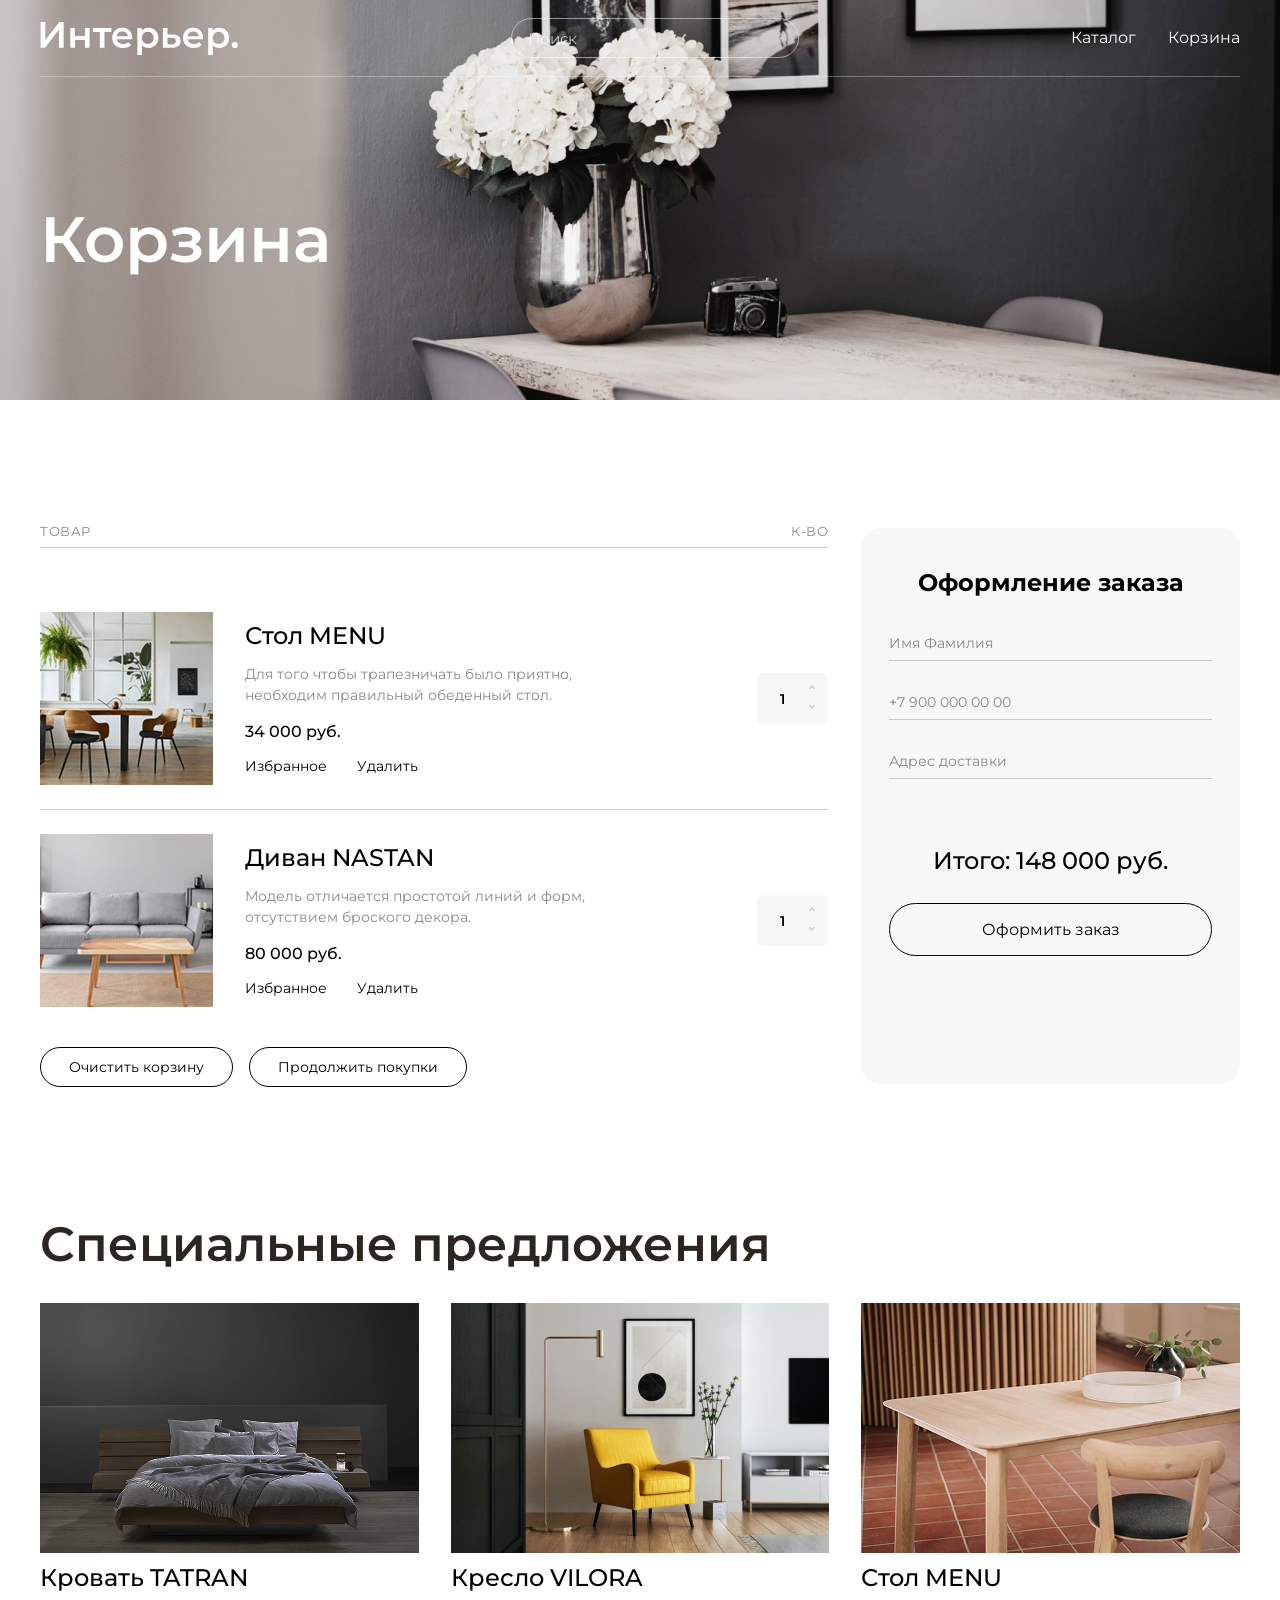
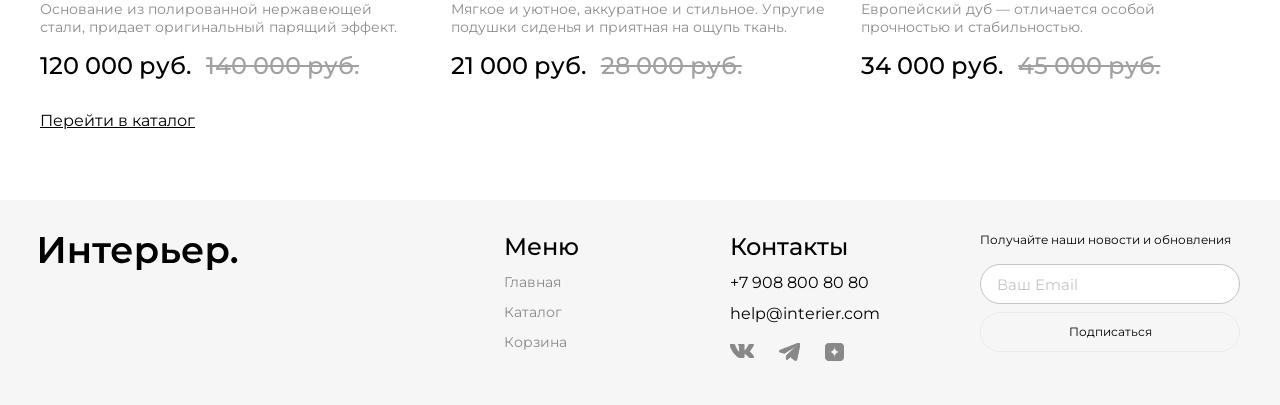
<file: card.html>
<!DOCTYPE html>
<html lang="ru">
<head>
    <meta charset="UTF-8">
    <meta name="viewport" content="width=device-width, initial-scale=1.0">
    <title>Корзина</title>
    <link rel="preconnect" href="https://fonts.googleapis.com">
    <link rel="preconnect" href="https://fonts.gstatic.com" crossorigin>
    <link href="https://fonts.googleapis.com/css2?family=Montserrat:ital,wght@0,100..900;1,100..900&display=swap" rel="stylesheet">
    <link rel="stylesheet" href="./style.css">
</head>
<body class="page-card">
    <header class="header">
        <div class="container">
            <div class="header__content">
                <a class="logo" href="index.html">
                    <img class="logo-image" src="img/logo.svg" alt="Логотип мебельного магазина">
                </a>
                <input placeholder="Поиск" class="header__input" type="text" aria-label="Поиск товаров">
                <nav class="nav" aria-label="Основное меню">
                    <ul class="nav__list">
                        <li class="nav__item"><a class="nav__link" href="catalog.html">Каталог</a></li>
                        <li class="nav__item"><a class="nav__link" href="card.html">Корзина</a></li>
                    </ul>
                </nav>
   
                <!-- Мобильная навигация (иконки) -->
                <div class="nav-mobile">
                    <a href="#">
                        <svg width="19" height="19" viewBox="0 0 19 19" fill="none" xmlns="http://www.w3.org/2000/svg">
                            <g clip-path="url(#clip0_53373_428)">
                                <path
                                    d="M9.29907 1.11316C10.9342 1.06267 12.5273 1.63644 13.7542 2.71863C14.9811 3.80099 15.7498 5.31046 15.9036 6.93933C16.0545 8.53827 15.5992 10.133 14.634 11.4139L17.968 14.7469C18.0508 14.8297 18.1166 14.9279 18.1614 15.036C18.2062 15.1442 18.2297 15.2607 18.2297 15.3778C18.2297 15.4949 18.2062 15.6114 18.1614 15.7196C18.1165 15.8277 18.0508 15.9259 17.968 16.0087C17.8853 16.0914 17.7871 16.1572 17.679 16.202C17.5707 16.2469 17.4543 16.2694 17.3372 16.2694C17.22 16.2694 17.1036 16.2469 16.9954 16.202C16.8873 16.1572 16.789 16.0914 16.7063 16.0087L13.3733 12.6747C12.0925 13.6424 10.4962 14.0991 8.89575 13.9491C7.26568 13.7962 5.75519 13.0275 4.67212 11.7997C3.58905 10.5718 3.01496 8.97713 3.06665 7.3407C3.11846 5.7041 3.79274 4.14806 4.95142 2.99109C6.10904 1.83516 7.66391 1.16376 9.29907 1.11316ZM9.50903 2.91882C8.28235 2.92382 7.10691 3.41275 6.2395 4.28015C5.37213 5.14755 4.88317 6.32302 4.87817 7.54968C4.87324 8.77628 5.35288 9.95557 6.21313 10.83C6.64353 11.2674 7.15644 11.6151 7.72192 11.8534C8.28759 12.0918 8.89521 12.2161 9.50903 12.2186C10.1227 12.2211 10.7307 12.1017 11.2981 11.868C11.8657 11.6343 12.3816 11.2903 12.8157 10.8563C13.2497 10.4223 13.5936 9.90633 13.8274 9.33875C14.061 8.77131 14.1804 8.16333 14.178 7.54968C14.1755 6.93585 14.0511 6.32824 13.8127 5.76257C13.5744 5.19707 13.2267 4.68419 12.7893 4.25378C11.9149 3.3935 10.7357 2.91387 9.50903 2.91882Z"
                                    fill="white" stroke="white" stroke-width="0.2" />
                            </g>
                            <defs>
                                <clipPath id="clip0_53373_428">
                                    <rect width="19" height="19" fill="white" />
                                </clipPath>
                            </defs>
                        </svg>
                    </a>
                    <a href="catalog.html">
                        <svg width="20" height="20" viewBox="0 0 20 20" fill="none" xmlns="http://www.w3.org/2000/svg">
                            <rect width="4.57143" height="4.57143" fill="white" />
                            <rect y="7.31427" width="4.57143" height="4.57143" fill="white" />
                            <rect y="14.6285" width="4.57143" height="4.57143" fill="white" />
                            <rect x="7.31348" y="7.31427" width="4.57143" height="4.57143" fill="white" />
                            <rect x="7.31348" y="14.6285" width="4.57143" height="4.57143" fill="white" />
                            <rect x="7.31348" width="4.57143" height="4.57143" fill="white" />
                            <rect x="14.6279" y="7.31427" width="4.57143" height="4.57143" fill="white" />
                            <rect x="14.6279" y="14.6285" width="4.57143" height="4.57143" fill="white" />
                            <rect x="14.6279" width="4.57143" height="4.57143" fill="white" />
                        </svg>
                    </a>
                    <a href="card.html">
                        <svg width="25" height="25" viewBox="0 0 25 25" fill="none" xmlns="http://www.w3.org/2000/svg">
                            <path
                                d="M14.5834 20.8333C15.1359 20.8333 15.6658 20.6138 16.0566 20.2231C16.4473 19.8324 16.6667 19.3025 16.6667 18.75C16.6667 18.1975 16.4473 17.6676 16.0566 17.2768C15.6658 16.8861 15.1359 16.6667 14.5834 16.6667C14.0309 16.6667 13.501 16.8861 13.1103 17.2768C12.7196 17.6676 12.5001 18.1975 12.5001 18.75C12.5001 19.3025 12.7196 19.8324 13.1103 20.2231C13.501 20.6138 14.0309 20.8333 14.5834 20.8333ZM7.29174 20.8333C7.84428 20.8333 8.37418 20.6138 8.76488 20.2231C9.15558 19.8324 9.37508 19.3025 9.37508 18.75C9.37508 18.1975 9.15558 17.6676 8.76488 17.2768C8.37418 16.8861 7.84428 16.6667 7.29174 16.6667C6.73921 16.6667 6.20931 16.8861 5.81861 17.2768C5.4279 17.6676 5.20841 18.1975 5.20841 18.75C5.20841 19.3025 5.4279 19.8324 5.81861 20.2231C6.20931 20.6138 6.73921 20.8333 7.29174 20.8333ZM20.873 6.16978C21.133 6.16139 21.3796 6.0522 21.5606 5.86528C21.7416 5.67837 21.8428 5.42839 21.8428 5.16822C21.8428 4.90804 21.7416 4.65807 21.5606 4.47115C21.3796 4.28424 21.133 4.17504 20.873 4.16666H19.674C18.7345 4.16666 17.922 4.81874 17.7178 5.73541L16.4126 11.6125C16.2084 12.5292 15.3959 13.1812 14.4563 13.1812H6.63133L5.12924 7.17082H14.8636C15.1212 7.15907 15.3644 7.04847 15.5425 6.86202C15.7206 6.67558 15.82 6.42764 15.82 6.16978C15.82 5.91192 15.7206 5.66398 15.5425 5.47754C15.3644 5.2911 15.1212 5.18049 14.8636 5.16874H5.12924C4.82473 5.16865 4.5242 5.23799 4.25051 5.37148C3.97682 5.50498 3.73716 5.69912 3.54976 5.93914C3.36236 6.17916 3.23215 6.45875 3.16903 6.75665C3.10591 7.05455 3.11154 7.36292 3.1855 7.65832L4.68758 13.6667C4.79586 14.1002 5.046 14.4851 5.39821 14.7601C5.75042 15.0351 6.18447 15.1844 6.63133 15.1844H14.4563C15.368 15.1845 16.2524 14.8737 16.9636 14.3032C17.6748 13.7328 18.1701 12.9368 18.3678 12.0469L19.674 6.16978H20.873Z"
                                fill="white" />
                        </svg>
                    </a>
                </div>
            </div>
        </div>
    </header>
    <main class="card">
        <section class="top">
            <div class="top__header container">
                <h1 class="top__title">Корзина</h1>
            </div>
        </section>
        <section class="checkout container">
            <form class="cart-form" action="#" method="POST">
                <div class="checkout__left">
                    <div class="checkout__header">
                        <span class="checkout__header-title">Товар</span>
                        <span class="checkout__header-title">К-во</span>
                    </div>
                    <div class="checkout__items">
                        <article class="checkout__item">
                            <div class="checkout__item-image">
                                <img src="img/card-menu.jpg" alt="card-menu" class="checkout__img">
                            </div>
                            <div class="checkout__item-content">
                                <h3 class="checkout__item-title">Стол MENU</h3>
                                <p class="checkout__item-description">Для того чтобы трапезничать было приятно, необходим правильный обеденный стол.</p>
                                <span class="checkout__item-price">34 000 руб.</span>
                                <div class="checkout__item-actions">
                                    <button type="button" class="btn-action">Избранное</button>
                                    <button type="button" class="btn-action btn-action_delete">Удалить</button>
                                </div>
                            </div>
                            <div class="checkout__item-right">
                                <div class="stepper">
                                    <input type="number" class="stepper__input" value="1" min="1" max="99" readonly aria-label="Количество">
                                    <div class="stepper__arrows">
                                        <button type="button" class="stepper__btn stepper__btn_minus" aria-label="Уменьшить количество">—</button>
                                        <button type="button" class="stepper__btn stepper__btn_plus" aria-label="Увеличить количество">+</button>
                                    </div>
                                </div>
                            </div>
                        </article>
                        <article class="checkout__item">
                            <div class="checkout__item-image">
                                <img src="img/card-nastan.jpg" alt="card-nastan.jpg" class="checkout__img">
                            </div>
                            <div class="checkout__item-content">
                                <h3 class="checkout__item-title">Диван NASTAN</h3>
                                <p class="checkout__item-description">Модель отличается простотой линий и форм, отсутствием броского декора.</p>
                                <span class="checkout__item-price">80 000 руб.</span>
                                <div class="checkout__item-actions">
                                    <button type="button" class="btn-action">Избранное</button>
                                    <button type="button" class="btn-action btn-action_delete">Удалить</button>
                                </div>
                            </div>
                            <div class="checkout__item-right">
                                <div class="stepper">
                                    <input type="number" class="stepper__input" value="1" min="1" max="99" readonly aria-label="Количество">
                                    <div class="stepper__arrows">
                                        <button type="button" class="stepper__btn stepper__btn_minus" aria-label="Уменьшить количество">—</button>
                                        <button type="button" class="stepper__btn stepper__btn_plus" aria-label="Увеличить количество">+</button>
                                    </div>
                                </div>
                            </div>
                        </article>
                
                    </div>
                    <div class="checkout__footer">
                        <button type="button" class="btn-footer-action">Очистить корзину</button>
                        <a href="catalog.html" class="btn-footer-action">Продолжить покупки</a>
                    </div>
                </div>
                <aside class="cart-form__block">
                    <h2 class="cart-form__title">Оформление заказа</h2>
                    <div class="cart-form__inputs">
                        <input type="text" name="username" placeholder="Имя Фамилия" required aria-label="Имя и фамилия">
                        <input type="tel" name="userphone" placeholder="+7 900 000 00 00" required aria-label="Телефон">
                        <input type="text" name="useraddress" placeholder="Адрес доставки" required aria-label="Адрес доставки">
                    </div>
                    <div class="cart-form__total">
                        Итого: <span>148 000 руб.</span>
                    </div>
                    <button type="submit" class="cart-form__submit">Оформить заказ</button>
                </aside>
            </form>
        </section>
        <section class="special-offers-section container">
            <h2 class="section-main-title">Специальные предложения</h2>
            <div class="products-grid-layout">
                <article class="product-card-item">
                    <div class="product-img-container">
                        <img src="img/tatran.jpg" alt="tatran" class="product-img">
                    </div>
                    <h3 class="product-card-title">Кровать TATRAN</h3>
                    <p class="product-card-text">Основание из полированной нержавеющей стали, придает оригинальный парящий эффект.</p>
                    <div class="price-card-prices">
                        <span class="price-now">120 000 руб.</span>
                        <span class="price-before">140 000 руб.</span>
                    </div>
                </article>
                <article class="product-card-item">
                    <div class="product-img-container">
                        <img src="img/chair-vilora.jpg" alt="chair-vilora" class="product-img">
                    </div>
                    <h3 class="product-card-title">Кресло VILORA</h3>
                    <p class="product-card-text">Мягкое и уютное, аккуратное и стильное. Упругие подушки сиденья и приятная на ощупь ткань.</p>
                    <div class="price-card-prices">
                        <span class="price-now">21 000 руб.</span>
                        <span class="price-before">28 000 руб.</span>
                    </div>
                </article>
                <article class="product-card-item">
                    <div class="product-img-container">
                        <img src="img/menu.jpg" alt="menu" class="product-img">
                    </div>
                    <h3 class="product-card-title">Стол MENU</h3>
                    <p class="product-card-text">Европейский дуб — отличается особой прочностью и стабильностью.</p>
                    <div class="price-card-prices">
                        <span class="price-now">34 000 руб.</span>
                        <span class="price-before">45 000 руб.</span>
                    </div>
                </article>
            </div>
            <div class="catalog-more">
                <a class="catalog-more__btn" href="catalog.html">Перейти в каталог</a>
            </div>
        </section>
    </main>
    <footer class="footer">
        <div class="footer__center container">
            <a class="footer__logo-link" href="index.html">
                <img class="logo-image" src="img/logo-footer.svg" alt="Логотип мебельного магазина">
            </a>
            <div class="footer__content">
                <div class="footer__info">
                    <nav class="footer__menu" aria-label="Меню футера">
                        <h2 class="footer__menu-title">Меню</h2>
                        <a class="footer__link" href="index.html">Главная</a>
                        <a class="footer__link" href="catalog.html">Каталог</a>
                        <a class="footer__link" href="card.html">Корзина</a>
                    </nav>
                </div>
                <div class="footer__contact">
                    <h2 class="footer__contact-title">Контакты</h2>
                    <a class="footer__link-contact" href="tel:+79088008080">+7 908 800 80 80</a>
                    <a class="footer__link-contact" href="mailto:help@interier.com">help@interier.com</a>
                    <div class="footer__social">
                        <a class="footer__social-link" href="#" aria-label="Telegram">
                            <svg width="24" height="14" viewBox="0 0 24 14" fill="none" xmlns="http://www.w3.org/2000/svg"><path fill-rule="evenodd" clip-rule="evenodd" d="M23.45 0.948C23.616 0.402 23.45 0 22.655 0H20.03C19.362 0 19.054 0.347 18.887 0.73C18.887 0.73 17.552 3.926 15.661 6.002C15.049 6.604 14.771 6.795 14.437 6.795C14.27 6.795 14.019 6.604 14.019 6.057V0.948C14.019 0.292 13.835 0 13.279 0H9.151C8.734 0 8.483 0.304 8.483 0.593C8.483 1.214 9.429 1.358 9.526 3.106V6.904C9.526 7.737 9.373 7.888 9.039 7.888C8.149 7.888 5.984 4.677 4.699 1.003C4.45 0.288 4.198 0 3.527 0H0.9C0.15 0 0 0.347 0 0.73C0 1.412 0.89 4.8 4.145 9.281C6.315 12.341 9.37 14 12.153 14C13.822 14 14.028 13.632 14.028 12.997V10.684C14.028 9.947 14.186 9.8 14.715 9.8C15.105 9.8 15.772 9.992 17.33 11.467C19.11 13.216 19.403 14 20.405 14H23.03C23.78 14 24.156 13.632 23.94 12.904C23.702 12.18 22.852 11.129 21.725 9.882C21.113 9.172 20.195 8.407 19.916 8.024C19.527 7.533 19.638 7.314 19.916 6.877C19.916 6.877 23.116 2.451 23.449 0.948H23.45Z" fill="#888888"/></svg>
                        </a>
                        <a class="footer__social-link" href="#" aria-label="VKontakte">
                            <svg width="21" height="18" viewBox="0 0 21 18" fill="none" xmlns="http://www.w3.org/2000/svg"><path d="M19.2952 0.200894L0.690181 7.4125C-0.0585179 7.74834 -0.311748 8.42087 0.50922 8.78587L5.28221 10.3105L16.8227 3.14143C17.4528 2.69136 18.0979 2.81137 17.5428 3.30647L7.63109 12.3272L7.31974 16.1448C7.60812 16.7342 8.13615 16.737 8.47297 16.444L11.2152 13.8359L15.9117 17.3709C17.0025 18.02 17.596 17.6011 17.8307 16.4114L20.9112 1.74952C21.231 0.285058 20.6856 -0.360199 19.2952 0.200894Z" fill="#888888"/></svg>
                        </a>
                        <a class="footer__social-link" href="#" aria-label="YouTube">
                            <svg width="19" height="18" viewBox="0 0 19 18" fill="none" xmlns="http://www.w3.org/2000/svg"><path d="M11.3321 10.7357C9.83929 12.195 9.73071 14.0143 9.60178 18C13.5239 18 16.2314 17.9871 17.6293 16.7014C18.9864 15.3771 19 12.69 19 9.09643C14.7929 9.225 12.8725 9.32143 11.3321 10.7357ZM0 9.09643C0 12.69 0.0135714 15.3771 1.37071 16.7014C2.76857 17.9871 5.47607 18 9.39821 18C9.2625 14.0143 9.16071 12.195 7.66786 10.7357C6.1275 9.32143 4.20714 9.21857 0 9.09643ZM9.39821 0C5.48286 0 2.76857 0.0128571 1.37071 1.29857C0.0135714 2.62286 0 5.31 0 8.90357C4.20714 8.775 6.1275 8.67857 7.66786 7.26429C9.16071 5.805 9.26929 3.98571 9.39821 0ZM11.3321 7.26429C9.83929 5.805 9.73071 3.98571 9.60178 0C13.5239 0 16.2314 0.0128571 17.6293 1.29857C18.9864 2.62286 19 5.31 19 8.90357C14.7929 8.775 12.8725 8.67857 11.3321 7.26429Z" fill="#888888"/></svg>
                        </a>
                    </div>
                </div>
                <form class="footer__form" action="#" aria-label="Подписка на рассылку">
                    <p class="footer__form-title">Получайте наши новости и обновления</p>
                    <div class="footer__form-group">
                        <input class="footer__input" placeholder="Ваш Email" type="email" required aria-label="Email для подписки">
                    </div>
                    <button class="footer__button">Подписаться</button>
                </form>
            </div>
        </div>
    </footer>
</body>
</html>
</file>
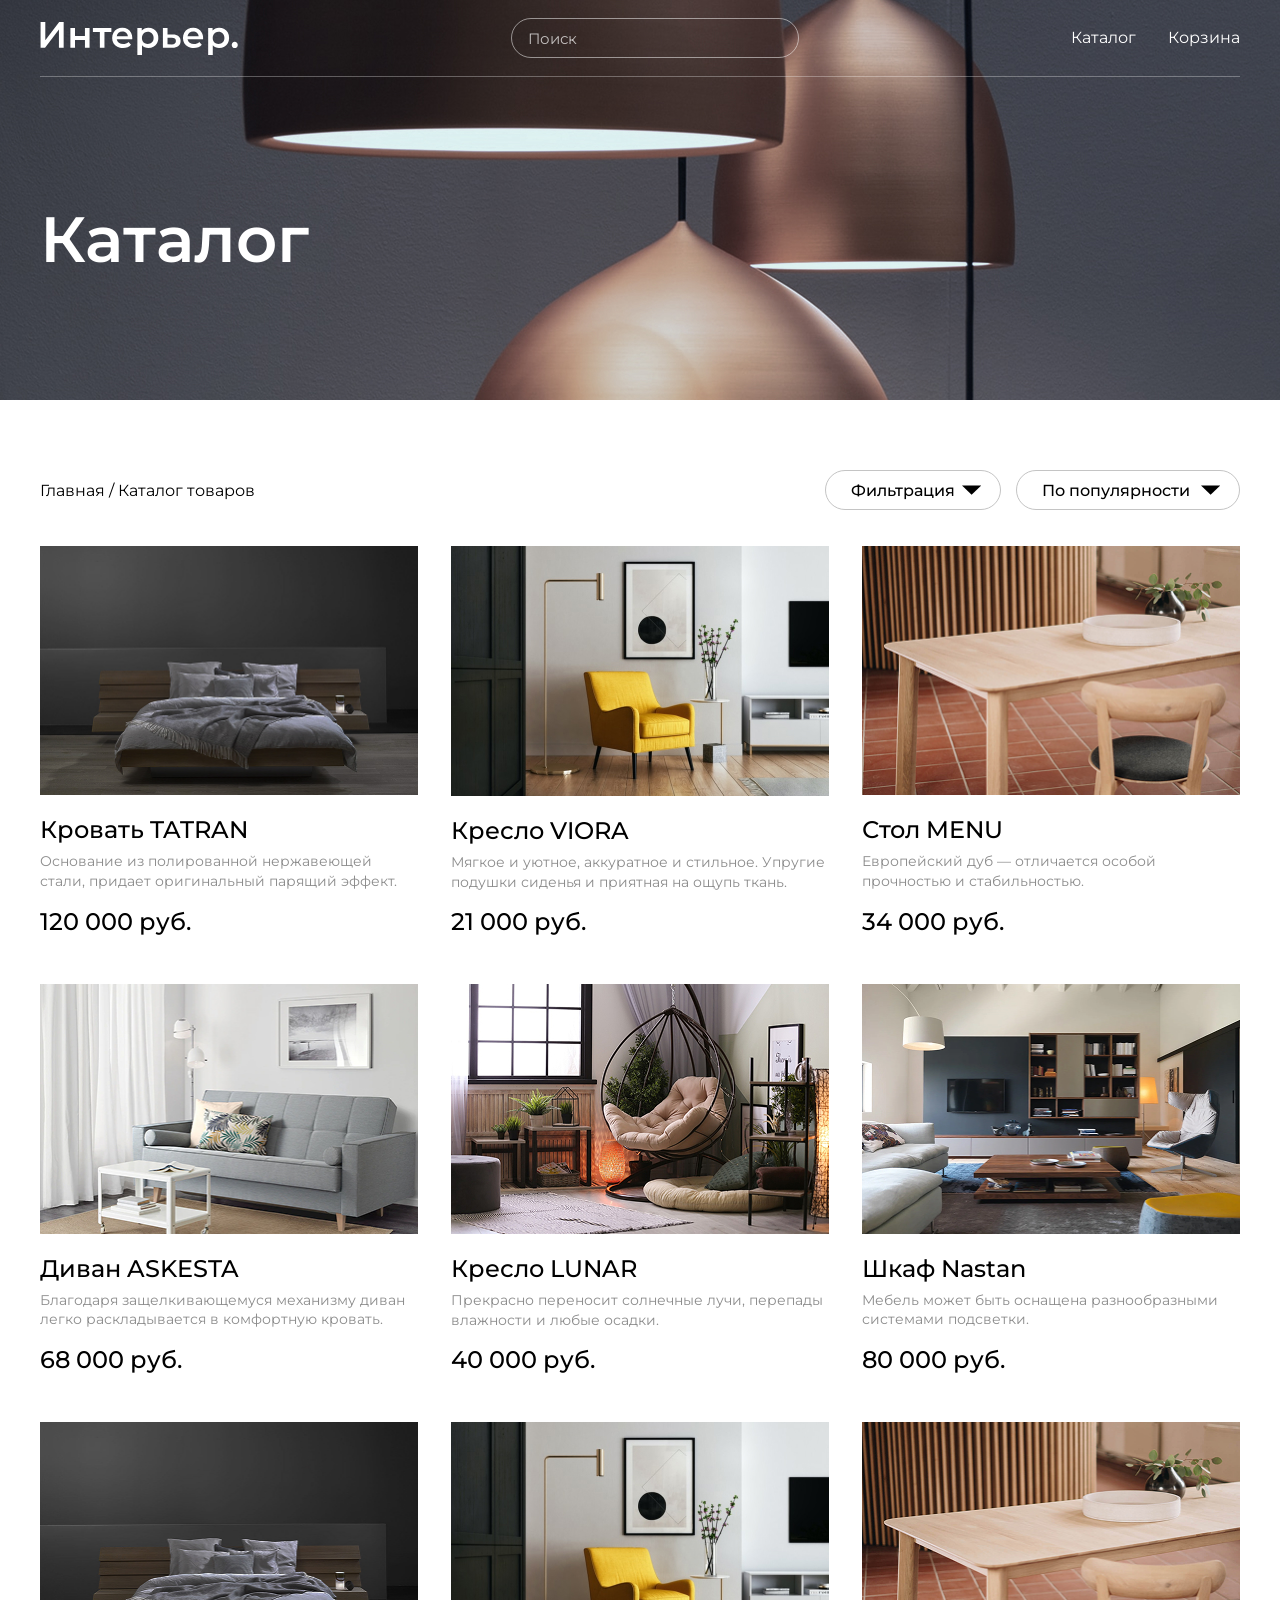
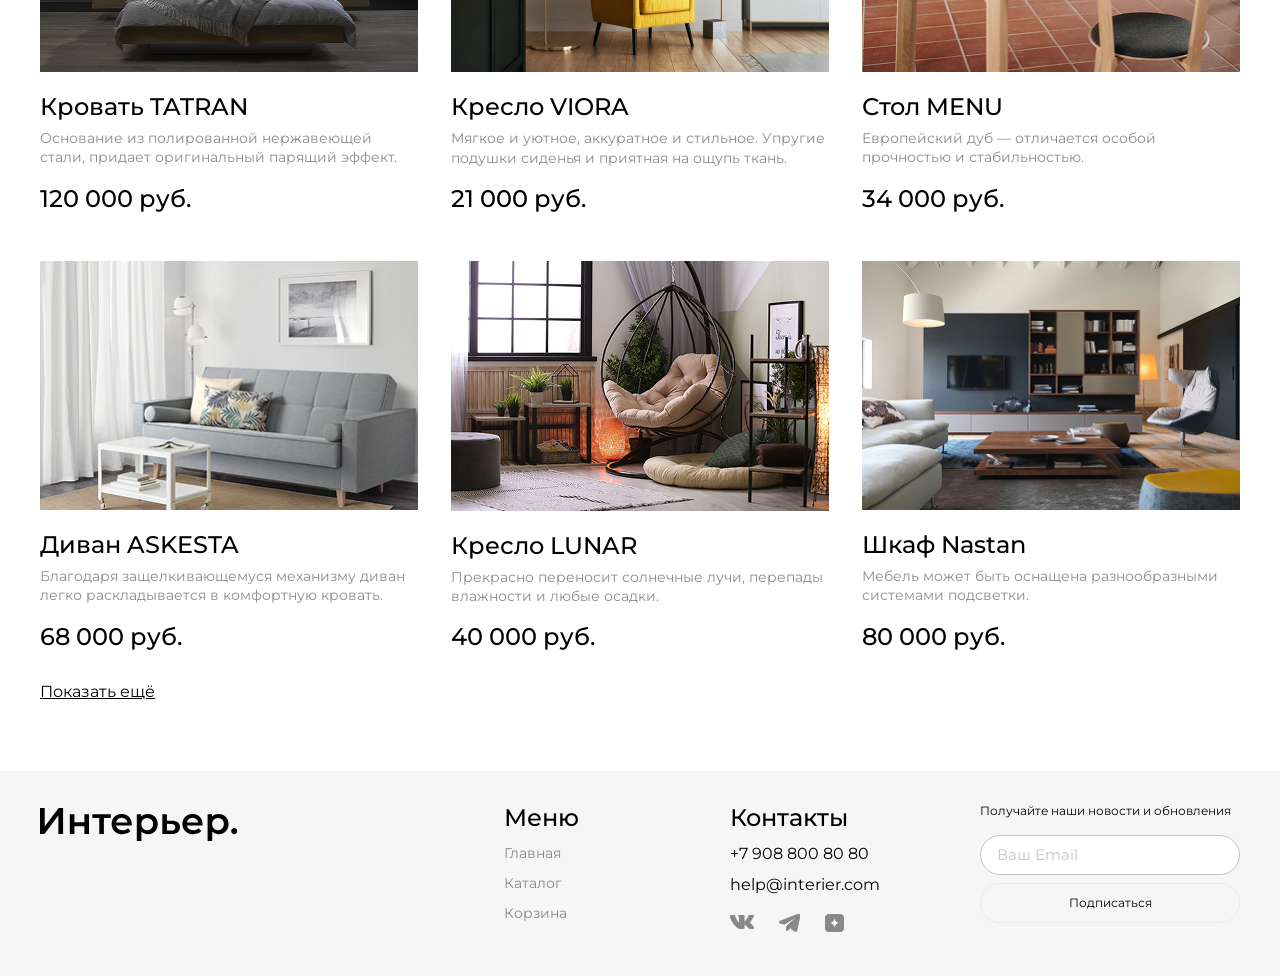
<file: catalog.html>
<!DOCTYPE html>
<html lang="ru">


<head>
    <meta charset="UTF-8">
    <meta name="viewport" content="width=device-width, initial-scale=1.0">
    <title>Каталог</title>
    <link rel="preconnect" href="https://fonts.googleapis.com">
    <link rel="preconnect" href="https://fonts.gstatic.com" crossorigin>
    <link href="https://fonts.googleapis.com/css2?family=Montserrat:ital,wght@0,100..900;1,100..900&display=swap"
        rel="stylesheet">
    <link rel="stylesheet" href="./style.css">
</head>

<body class="page-catalogg">

    <!-- Шапка сайта -->
    <header class="header">
        <div class="container">
            <div class="header__content">
                <!-- 1. Логотип -->
                <a class="logo" href="index.html">
                    <img class="logo-image" src="img/logo.svg" alt="Интерьер — на главную страницу"></a>

                <!-- 2. Поиск -->
                <input placeholder="Поиск" class="header__input" type="search" aria-label="Поиск по сайту">

                <!-- 3. Навигация -->
                <nav class="nav">
                    <ul class="nav__list">
                        <li class="nav__item"><a class="nav__link" href="catalog.html">Каталог</a></li>
                        <li class="nav__item"><a class="nav__link" href="card.html">Корзина</a></li>
                    </ul>
                </nav>

                <!-- Мобильная навигация (иконки) -->
                <nav class="nav-mobile" aria-label="Мобильная навигация">
                    <a href="#" aria-label="Поиск"><svg width="19" height="19" viewBox="0 0 19 19" fill="none"
                            xmlns="http://www.w3.org/2000/svg">
                            <g clip-path="url(#clip0_53373_428)">
                                <path
                                    d="M9.29907 1.11316C10.9342 1.06267 12.5273 1.63644 13.7542 2.71863C14.9811 3.80099 15.7498 5.31046 15.9036 6.93933C16.0545 8.53827 15.5992 10.133 14.634 11.4139L17.968 14.7469C18.0508 14.8297 18.1166 14.9279 18.1614 15.036C18.2062 15.1442 18.2297 15.2607 18.2297 15.3778C18.2297 15.4949 18.2062 15.6114 18.1614 15.7196C18.1165 15.8277 18.0508 15.9259 17.968 16.0087C17.8853 16.0914 17.7871 16.1572 17.679 16.202C17.5707 16.2469 17.4543 16.2694 17.3372 16.2694C17.22 16.2694 17.1036 16.2469 16.9954 16.202C16.8873 16.1572 16.789 16.0914 16.7063 16.0087L13.3733 12.6747C12.0925 13.6424 10.4962 14.0991 8.89575 13.9491C7.26568 13.7962 5.75519 13.0275 4.67212 11.7997C3.58905 10.5718 3.01496 8.97713 3.06665 7.3407C3.11846 5.7041 3.79274 4.14806 4.95142 2.99109C6.10904 1.83516 7.66391 1.16376 9.29907 1.11316ZM9.50903 2.91882C8.28235 2.92382 7.10691 3.41275 6.2395 4.28015C5.37213 5.14755 4.88317 6.32302 4.87817 7.54968C4.87324 8.77628 5.35288 9.95557 6.21313 10.83C6.64353 11.2674 7.15644 11.6151 7.72192 11.8534C8.28759 12.0918 8.89521 12.2161 9.50903 12.2186C10.1227 12.2211 10.7307 12.1017 11.2981 11.868C11.8657 11.6343 12.3816 11.2903 12.8157 10.8563C13.2497 10.4223 13.5936 9.90633 13.8274 9.33875C14.061 8.77131 14.1804 8.16333 14.178 7.54968C14.1755 6.93585 14.0511 6.32824 13.8127 5.76257C13.5744 5.19707 13.2267 4.68419 12.7893 4.25378C11.9149 3.3935 10.7357 2.91387 9.50903 2.91882Z"
                                    fill="white" stroke="white" stroke-width="0.2" />
                            </g>
                            <defs>
                                <clipPath id="clip0_53373_428">
                                    <rect width="19" height="19" fill="white" />
                                </clipPath>
                            </defs>
                        </svg></a>
                    <a href="catalog.html" aria-label="Каталог"><svg width="20" height="20" viewBox="0 0 20 20"
                            fill="none" xmlns="http://www.w3.org/2000/svg">
                            <rect width="4.57143" height="4.57143" fill="white" />
                            <rect y="7.31427" width="4.57143" height="4.57143" fill="white" />
                            <rect y="14.6285" width="4.57143" height="4.57143" fill="white" />
                            <rect x="7.31348" y="7.31427" width="4.57143" height="4.57143" fill="white" />
                            <rect x="7.31348" y="14.6285" width="4.57143" height="4.57143" fill="white" />
                            <rect x="7.31348" width="4.57143" height="4.57143" fill="white" />
                            <rect x="14.6279" y="7.31427" width="4.57143" height="4.57143" fill="white" />
                            <rect x="14.6279" y="14.6285" width="4.57143" height="4.57143" fill="white" />
                            <rect x="14.6279" width="4.57143" height="4.57143" fill="white" />
                        </svg></a>
                    <a href="card.html" aria-label="Корзина"><svg width="25" height="25" viewBox="0 0 25 25" fill="none"
                            xmlns="http://www.w3.org/2000/svg">
                            <path
                                d="M14.5834 20.8333C15.1359 20.8333 15.6658 20.6138 16.0566 20.2231C16.4473 19.8324 16.6667 19.3025 16.6667 18.75C16.6667 18.1975 16.4473 17.6676 16.0566 17.2768C15.6658 16.8861 15.1359 16.6667 14.5834 16.6667C14.0309 16.6667 13.501 16.8861 13.1103 17.2768C12.7196 17.6676 12.5001 18.1975 12.5001 18.75C12.5001 19.3025 12.7196 19.8324 13.1103 20.2231C13.501 20.6138 14.0309 20.8333 14.5834 20.8333ZM7.29174 20.8333C7.84428 20.8333 8.37418 20.6138 8.76488 20.2231C9.15558 19.8324 9.37508 19.3025 9.37508 18.75C9.37508 18.1975 9.15558 17.6676 8.76488 17.2768C8.37418 16.8861 7.84428 16.6667 7.29174 16.6667C6.73921 16.6667 6.20931 16.8861 5.81861 17.2768C5.4279 17.6676 5.20841 18.1975 5.20841 18.75C5.20841 19.3025 5.4279 19.8324 5.81861 20.2231C6.20931 20.6138 6.73921 20.8333 7.29174 20.8333ZM20.873 6.16978C21.133 6.16139 21.3796 6.0522 21.5606 5.86528C21.7416 5.67837 21.8428 5.42839 21.8428 5.16822C21.8428 4.90804 21.7416 4.65807 21.5606 4.47115C21.3796 4.28424 21.133 4.17504 20.873 4.16666H19.674C18.7345 4.16666 17.922 4.81874 17.7178 5.73541L16.4126 11.6125C16.2084 12.5292 15.3959 13.1812 14.4563 13.1812H6.63133L5.12924 7.17082H14.8636C15.1212 7.15907 15.3644 7.04847 15.5425 6.86202C15.7206 6.67558 15.82 6.42764 15.82 6.16978C15.82 5.91192 15.7206 5.66398 15.5425 5.47754C15.3644 5.2911 15.1212 5.18049 14.8636 5.16874H5.12924C4.82473 5.16865 4.5242 5.23799 4.25051 5.37148C3.97682 5.50498 3.73716 5.69912 3.54976 5.93914C3.36236 6.17916 3.23215 6.45875 3.16903 6.75665C3.10591 7.05455 3.11154 7.36292 3.1855 7.65832L4.68758 13.6667C4.79586 14.1002 5.046 14.4851 5.39821 14.7601C5.75042 15.0351 6.18447 15.1844 6.63133 15.1844H14.4563C15.368 15.1845 16.2524 14.8737 16.9636 14.3032C17.6748 13.7328 18.1701 12.9368 18.3678 12.0469L19.674 6.16978H20.873Z"
                                fill="white" />
                        </svg></a>
                </nav>
            </div>
        </div>
    </header>

    <main class="catalog">
        <!-- Секция баннера "Каталог" -->
        <section class="crown">
            <div class="crown__header container">
                <h1 class="crown__title">Каталог</h1>
            </div>
        </section>

        <!-- Раздел каталога: хлебные крошки и фильтры -->
        <div class="catalog-section">
            <div class="catalog__nav container">
                <div class="breadcrumbs">
                    <a href="index.html" class="breadcrumbs__link">Главная</a>
                    <span class="breadcrumbs__separator">/</span>
                    <span class="breadcrumbs__current">Каталог товаров</span>
                </div>
                <div class="catalog__filters">
                    <div class="btn-form">
                        <input type="checkbox" id="filter-toggle" class="filter-toggle-checkbox">
                        <label for="filter-toggle" class="filter-trigger"><span>Фильтрация</span></label>
                        <form class="form" action="#" method="GET">
                            <div class="form-container">
                                <div class="form-left-side">
                                    <fieldset class="filter-delivery">
                                        <legend>Сроки доставки</legend>
                                        <div class="input-group">
                                            <input type="radio" id="delivery-any" name="delivery" value="any" checked>
                                            <label for="delivery-any">Неважно</label>
                                        </div>
                                        <div class="input-group">
                                            <input type="radio" id="delivery-today" name="delivery" value="today">
                                            <label for="delivery-today">Сегодня</label>
                                        </div>
                                        <div class="input-group">
                                            <input type="radio" id="delivery-tomorrow" name="delivery" value="tomorrow">
                                            <label for="delivery-tomorrow">Завтра</label>
                                        </div>
                                        <div class="input-group">
                                            <input type="radio" id="delivery-3days" name="delivery" value="3days">
                                            <label for="delivery-3days">До трех дней</label>
                                        </div>
                                        <div class="input-group">
                                            <input type="radio" id="delivery-7days" name="delivery" value="7days">
                                            <label for="delivery-7days">До семи дней</label>
                                        </div>
                                    </fieldset>
                                    <fieldset class="filter-price">
                                        <legend>Цена</legend>
                                        <div class="range-container">
                                            <div class="range-inputs">
                                                <span id="price-from-text">от 0 руб.</span>
                                                <span id="price-to-text">до 100 000 руб.</span>
                                            </div>
                                            <div class="slider-wrapper">
                                                <div class="slider-track"></div>
                                                <input type="range" id="price-min" name="price_min" min="0" max="100000"
                                                    value="0">
                                                <input type="range" id="price-max" name="price_max" min="0" max="100000"
                                                    value="100000">
                                            </div>
                                        </div>
                                    </fieldset>
                                    <fieldset class="filter-colors">
                                        <legend>Цвет</legend>
                                        <div class="color-grid">
                                            <div class="input-group color-box">
                                                <input type="checkbox" id="color-white" name="color" value="white">
                                                <label for="color-white" class="c-white" title="Белый"></label>
                                            </div>
                                            <div class="input-group color-box">
                                                <input type="checkbox" id="color-black" name="color" value="black">
                                                <label for="color-black" class="c-black" title="Черный"></label>
                                            </div>
                                            <div class="input-group color-box">
                                                <input type="checkbox" id="color-grey" name="color" value="grey">
                                                <label for="color-grey" class="c-grey" title="Серый"></label>
                                            </div>
                                            <div class="input-group color-box">
                                                <input type="checkbox" id="color-red" name="color" value="red">
                                                <label for="color-red" class="c-red" title="Красный"></label>
                                            </div>
                                            <div class="input-group color-box">
                                                <input type="checkbox" id="color-orange" name="color" value="orange">
                                                <label for="color-orange" class="c-orange" title="Оранжевый"></label>
                                            </div>
                                            <div class="input-group color-box">
                                                <input type="checkbox" id="color-yellow" name="color" value="yellow">
                                                <label for="color-yellow" class="c-yellow" title="Желтый"></label>
                                            </div>
                                            <div class="input-group color-box">
                                                <input type="checkbox" id="color-green" name="color" value="green">
                                                <label for="color-green" class="c-green" title="Зеленый"></label>
                                            </div>
                                            <div class="input-group color-box">
                                                <input type="checkbox" id="color-mountain" name="color"
                                                    value="mountain">
                                                <label for="color-mountain" class="c-mountain"
                                                    title="Бирюзовый"></label>
                                            </div>
                                            <div class="input-group color-box">
                                                <input type="checkbox" id="color-cerulean" name="color"
                                                    value="cerulean">
                                                <label for="color-cerulean" class="c-cerulean" title="Голубой"></label>
                                            </div>
                                            <div class="input-group color-box">
                                                <input type="checkbox" id="color-blue" name="color" value="blue">
                                                <label for="color-blue" class="c-blue" title="Синий"></label>
                                            </div>
                                            <div class="input-group color-box">
                                                <input type="checkbox" id="color-violet" name="color" value="violet">
                                                <label for="color-violet" class="c-violet" title="Фиолетовый"></label>
                                            </div>
                                            <div class="input-group color-box">
                                                <input type="checkbox" id="color-purple" name="color" value="purple">
                                                <label for="color-purple" class="c-purple" title="Пурпурный"></label>
                                            </div>
                                            <div class="input-group color-box">
                                                <input type="checkbox" id="color-mauve" name="color" value="mauve">
                                                <label for="color-mauve" class="c-mauve" title="Пурпурный"></label>
                                            </div>
                                            <div class="input-group color-box">
                                                <input type="checkbox" id="color-pink" name="color" value="pink">
                                                <label for="color-pink" class="c-pink" title="Розовый"></label>
                                            </div>
                                        </div>
                                    </fieldset>
                                </div>
                                <div class="form-right-side">
                                    <fieldset class="filter-rooms">
                                        <legend>Тип комнаты</legend>
                                        <div class="input-group">
                                            <input type="checkbox" id="room-kitchen" name="room_type" value="kitchen">
                                            <label for="room-kitchen">Кухня и столовая</label>
                                        </div>
                                        <div class="input-group">
                                            <input type="checkbox" id="room-bathroom" name="room_type" value="bathroom">
                                            <label for="room-bathroom">Ванная комната</label>
                                        </div>
                                        <div class="input-group">
                                            <input type="checkbox" id="room-child" name="room_type" value="child">
                                            <label for="room-child">Детская комната</label>
                                        </div>
                                        <div class="input-group">
                                            <input type="checkbox" id="room-office" name="room_type" value="office">
                                            <label for="room-office">Домашний офис</label>
                                        </div>
                                        <div class="input-group">
                                            <input type="checkbox" id="room-living" name="room_type" value="living">
                                            <label for="room-living">Гостиная</label>
                                        </div>
                                        <div class="input-group">
                                            <input type="checkbox" id="room-hallway" name="room_type" value="hallway">
                                            <label for="room-hallway">Прихожая</label>
                                        </div>
                                        <div class="input-group">
                                            <input type="checkbox" id="room-bedroom" name="room_type" value="bedroom">
                                            <label for="room-bedroom">Спальня</label>
                                        </div>
                                        <div class="input-group">
                                            <input type="checkbox" id="room-wardrobe" name="room_type" value="wardrobe">
                                            <label for="room-wardrobe">Гардероб</label>
                                        </div>
                                        <div class="input-group">
                                            <input type="checkbox" id="room-cottage" name="room_type" value="cottage">
                                            <label for="room-cottage">Дача</label>
                                        </div>
                                        <div class="input-group">
                                            <input type="checkbox" id="room-lighting" name="room_type" value="lighting">
                                            <label for="room-lighting">Освещение</label>
                                        </div>
                                    </fieldset>
                                </div>
                                <button type="submit" class="submit-filters-btn">Применить</button>
                            </div>
                        </form>
                    </div>
                    <div class="dropdown-wrapper">
                        <select class="catalog__filter-btn" name="sort">
                            <option value="popular">По популярности</option>
                            <option value="new">Сначала новинки</option>
                            <option value="cheap">Сначала дешевые</option>
                        </select>
                    </div>
                </div>
            </div>
        </div>

        <!-- Сетка товаров -->
        <div class="catalog__grid grid container">

            <div class="grid__item card">
                <div class="card__image">
                    <img src="img/tatran.jpg" alt="tatran">
                    <div class="product-actions">
                        <!-- Кнопка "В корзину" (корзина) -->
                        <a href="card.html" class="btn-action" aria-label="В корзину">
                            <svg width="24" height="24" viewBox="0 0 24 24" fill="none"
                                xmlns="http://www.w3.org/2000/svg">
                                <path
                                    d="M6.99998 8V6C6.99998 4.67392 7.06229 2.93768 7.99998 2C8.93766 1.06232 10.6739 1 12 1C13.3261 1 15.0623 1.06232 16 2C16.9377 2.93768 17 4.67392 17 6V8H20C20.2652 8 20.8124 7.81246 21 8C21.1875 8.18754 21 8.73478 21 9V21C21 21.2652 21.1875 21.8125 21 22C20.8124 22.1875 20.2652 22 20 22H3.99998C3.73476 22 3.18751 22.1875 2.99998 22C2.81244 21.8125 2.99998 21.2652 2.99998 21V9C2.99998 8.73478 2.81244 8.18754 2.99998 8C3.18751 7.81246 3.73476 8 3.99998 8H6.99998ZM6.99998 10H4.99998V20H19V10H17V12H15V10H8.99998V12H6.99998V10ZM8.99998 8H15V6C15 5.20435 14.5626 4.56261 14 4C13.4374 3.43739 12.7956 3 12 3C11.2043 3 10.5626 3.43739 9.99998 4C9.43737 4.56261 8.99998 5.20435 8.99998 6V8Z"
                                    fill="#C4C4C4" />
                            </svg>
                        </a>
                        <!-- Кнопка "Избранное" (сердечко) -->
                        <button type="button" class="btn-action" aria-label="В избранное">
                            <svg width="20" height="18" viewBox="0 0 20 18" fill="none"
                                xmlns="http://www.w3.org/2000/svg">
                                <path
                                    d="M10 18.0011C9.35502 17.4291 8.62602 16.8341 7.85502 16.2011H7.84502C5.13002 13.9811 2.05302 11.4691 0.694023 8.45912C0.24754 7.50085 0.0109268 6.45825 1.1406e-05 5.40112C-0.00297039 3.95061 0.578794 2.56011 1.61383 1.54389C2.64887 0.527673 4.04981 -0.0284812 5.50002 0.00112428C6.68065 0.00298908 7.83586 0.344205 8.82802 0.984124C9.26399 1.26709 9.65844 1.60938 10 2.00112C10.3435 1.61092 10.7381 1.26883 11.173 0.984124C12.1648 0.344079 13.3197 0.00284283 14.5 0.00112428C15.9502 -0.0284812 17.3512 0.527673 18.3862 1.54389C19.4213 2.56011 20.003 3.95061 20 5.40112C19.9898 6.45994 19.7532 7.50432 19.306 8.46412C17.947 11.4741 14.871 13.9851 12.156 16.2011L12.146 16.2091C11.374 16.8381 10.646 17.4331 10.001 18.0091L10 18.0011ZM5.50002 2.00112C4.56853 1.98947 3.67009 2.34597 3.00002 2.99312C2.35441 3.62729 1.99358 4.49617 1.99994 5.40112C2.01135 6.17163 2.18585 6.93098 2.51202 7.62912C3.15353 8.92783 4.01913 10.1032 5.06902 11.1011C6.06002 12.1011 7.20002 13.0691 8.18602 13.8831C8.45902 14.1081 8.73702 14.3351 9.01502 14.5621L9.19002 14.7051C9.45702 14.9231 9.73302 15.1491 10 15.3711L10.013 15.3591L10.019 15.3541H10.025L10.034 15.3471H10.039H10.044L10.062 15.3321L10.103 15.2991L10.11 15.2931L10.121 15.2851H10.127L10.136 15.2771L10.8 14.7321L10.974 14.5891C11.255 14.3601 11.533 14.1331 11.806 13.9081C12.792 13.0941 13.933 12.1271 14.924 11.1221C15.9741 10.1247 16.8397 8.94964 17.481 7.65112C17.8131 6.94693 17.9901 6.17963 18.0001 5.40112C18.0042 4.49896 17.6435 3.63342 17 3.00112C16.3312 2.35104 15.4326 1.99161 14.5 2.00112C13.3619 1.99145 12.274 2.46849 11.51 3.31212L10 5.05212L8.49002 3.31212C7.72609 2.46849 6.6381 1.99145 5.50002 2.00112Z"
                                    fill="#C4C4C4" />
                            </svg>
                        </button>
                    </div>
                </div>
                <div class="card__title">Кровать TATRAN</div>
                <div class="card__desc">Основание из полированной нержавеющей стали, придает оригинальный парящий
                    эффект.</div>
                <div class="card__price">120 000 руб.</div>
            </div>

            <div class="grid__item card">
                <div class="card__image"><img src="img/chair-vilora.jpg" alt="chair-vilora">
                    <div class="product-actions">
                        <a href="card.html" class="btn-action" aria-label="В корзину">
                            <svg width="24" height="24" viewBox="0 0 24 24" fill="none"
                                xmlns="http://www.w3.org/2000/svg">
                                <path
                                    d="M6.99998 8V6C6.99998 4.67392 7.06229 2.93768 7.99998 2C8.93766 1.06232 10.6739 1 12 1C13.3261 1 15.0623 1.06232 16 2C16.9377 2.93768 17 4.67392 17 6V8H20C20.2652 8 20.8124 7.81246 21 8C21.1875 8.18754 21 8.73478 21 9V21C21 21.2652 21.1875 21.8125 21 22C20.8124 22.1875 20.2652 22 20 22H3.99998C3.73476 22 3.18751 22.1875 2.99998 22C2.81244 21.8125 2.99998 21.2652 2.99998 21V9C2.99998 8.73478 2.81244 8.18754 2.99998 8C3.18751 7.81246 3.73476 8 3.99998 8H6.99998ZM6.99998 10H4.99998V20H19V10H17V12H15V10H8.99998V12H6.99998V10ZM8.99998 8H15V6C15 5.20435 14.5626 4.56261 14 4C13.4374 3.43739 12.7956 3 12 3C11.2043 3 10.5626 3.43739 9.99998 4C9.43737 4.56261 8.99998 5.20435 8.99998 6V8Z"
                                    fill="#C4C4C4" />
                            </svg>
                        </a>
                        <button type="button" class="btn-action" aria-label="В избранное">
                            <svg width="20" height="18" viewBox="0 0 20 18" fill="none"
                                xmlns="http://www.w3.org/2000/svg">
                                <path
                                    d="M10 18.0011C9.35502 17.4291 8.62602 16.8341 7.85502 16.2011H7.84502C5.13002 13.9811 2.05302 11.4691 0.694023 8.45912C0.24754 7.50085 0.0109268 6.45825 1.1406e-05 5.40112C-0.00297039 3.95061 0.578794 2.56011 1.61383 1.54389C2.64887 0.527673 4.04981 -0.0284812 5.50002 0.00112428C6.68065 0.00298908 7.83586 0.344205 8.82802 0.984124C9.26399 1.26709 9.65844 1.60938 10 2.00112C10.3435 1.61092 10.7381 1.26883 11.173 0.984124C12.1648 0.344079 13.3197 0.00284283 14.5 0.00112428C15.9502 -0.0284812 17.3512 0.527673 18.3862 1.54389C19.4213 2.56011 20.003 3.95061 20 5.40112C19.9898 6.45994 19.7532 7.50432 19.306 8.46412C17.947 11.4741 14.871 13.9851 12.156 16.2011L12.146 16.2091C11.374 16.8381 10.646 17.4331 10.001 18.0091L10 18.0011ZM5.50002 2.00112C4.56853 1.98947 3.67009 2.34597 3.00002 2.99312C2.35441 3.62729 1.99358 4.49617 1.99994 5.40112C2.01135 6.17163 2.18585 6.93098 2.51202 7.62912C3.15353 8.92783 4.01913 10.1032 5.06902 11.1011C6.06002 12.1011 7.20002 13.0691 8.18602 13.8831C8.45902 14.1081 8.73702 14.3351 9.01502 14.5621L9.19002 14.7051C9.45702 14.9231 9.73302 15.1491 10 15.3711L10.013 15.3591L10.019 15.3541H10.025L10.034 15.3471H10.039H10.044L10.062 15.3321L10.103 15.2991L10.11 15.2931L10.121 15.2851H10.127L10.136 15.2771L10.8 14.7321L10.974 14.5891C11.255 14.3601 11.533 14.1331 11.806 13.9081C12.792 13.0941 13.933 12.1271 14.924 11.1221C15.9741 10.1247 16.8397 8.94964 17.481 7.65112C17.8131 6.94693 17.9901 6.17963 18.0001 5.40112C18.0042 4.49896 17.6435 3.63342 17 3.00112C16.3312 2.35104 15.4326 1.99161 14.5 2.00112C13.3619 1.99145 12.274 2.46849 11.51 3.31212L10 5.05212L8.49002 3.31212C7.72609 2.46849 6.6381 1.99145 5.50002 2.00112Z"
                                    fill="#C4C4C4" />
                            </svg>
                        </button>
                    </div>
                </div>
                <div class="card__title">Кресло VIORA</div>
                <div class="card__desc">Мягкое и уютное, аккуратное и стильное. Упругие подушки сиденья и приятная на
                    ощупь ткань.</div>
                <div class="card__price">21 000 руб.</div>
            </div>

            <div class="grid__item card">
                <div class="card__image"><img src="img/menu.jpg" alt="menu">
                    <div class="product-actions">
                        <a href="card.html" class="btn-action" aria-label="В корзину">
                            <svg width="24" height="24" viewBox="0 0 24 24" fill="none"
                                xmlns="http://www.w3.org/2000/svg">
                                <path
                                    d="M6.99998 8V6C6.99998 4.67392 7.06229 2.93768 7.99998 2C8.93766 1.06232 10.6739 1 12 1C13.3261 1 15.0623 1.06232 16 2C16.9377 2.93768 17 4.67392 17 6V8H20C20.2652 8 20.8124 7.81246 21 8C21.1875 8.18754 21 8.73478 21 9V21C21 21.2652 21.1875 21.8125 21 22C20.8124 22.1875 20.2652 22 20 22H3.99998C3.73476 22 3.18751 22.1875 2.99998 22C2.81244 21.8125 2.99998 21.2652 2.99998 21V9C2.99998 8.73478 2.81244 8.18754 2.99998 8C3.18751 7.81246 3.73476 8 3.99998 8H6.99998ZM6.99998 10H4.99998V20H19V10H17V12H15V10H8.99998V12H6.99998V10ZM8.99998 8H15V6C15 5.20435 14.5626 4.56261 14 4C13.4374 3.43739 12.7956 3 12 3C11.2043 3 10.5626 3.43739 9.99998 4C9.43737 4.56261 8.99998 5.20435 8.99998 6V8Z"
                                    fill="#C4C4C4" />
                            </svg>
                        </a>
                        <button type="button" class="btn-action" aria-label="В избранное">
                            <svg width="20" height="18" viewBox="0 0 20 18" fill="none"
                                xmlns="http://www.w3.org/2000/svg">
                                <path
                                    d="M10 18.0011C9.35502 17.4291 8.62602 16.8341 7.85502 16.2011H7.84502C5.13002 13.9811 2.05302 11.4691 0.694023 8.45912C0.24754 7.50085 0.0109268 6.45825 1.1406e-05 5.40112C-0.00297039 3.95061 0.578794 2.56011 1.61383 1.54389C2.64887 0.527673 4.04981 -0.0284812 5.50002 0.00112428C6.68065 0.00298908 7.83586 0.344205 8.82802 0.984124C9.26399 1.26709 9.65844 1.60938 10 2.00112C10.3435 1.61092 10.7381 1.26883 11.173 0.984124C12.1648 0.344079 13.3197 0.00284283 14.5 0.00112428C15.9502 -0.0284812 17.3512 0.527673 18.3862 1.54389C19.4213 2.56011 20.003 3.95061 20 5.40112C19.9898 6.45994 19.7532 7.50432 19.306 8.46412C17.947 11.4741 14.871 13.9851 12.156 16.2011L12.146 16.2091C11.374 16.8381 10.646 17.4331 10.001 18.0091L10 18.0011ZM5.50002 2.00112C4.56853 1.98947 3.67009 2.34597 3.00002 2.99312C2.35441 3.62729 1.99358 4.49617 1.99994 5.40112C2.01135 6.17163 2.18585 6.93098 2.51202 7.62912C3.15353 8.92783 4.01913 10.1032 5.06902 11.1011C6.06002 12.1011 7.20002 13.0691 8.18602 13.8831C8.45902 14.1081 8.73702 14.3351 9.01502 14.5621L9.19002 14.7051C9.45702 14.9231 9.73302 15.1491 10 15.3711L10.013 15.3591L10.019 15.3541H10.025L10.034 15.3471H10.039H10.044L10.062 15.3321L10.103 15.2991L10.11 15.2931L10.121 15.2851H10.127L10.136 15.2771L10.8 14.7321L10.974 14.5891C11.255 14.3601 11.533 14.1331 11.806 13.9081C12.792 13.0941 13.933 12.1271 14.924 11.1221C15.9741 10.1247 16.8397 8.94964 17.481 7.65112C17.8131 6.94693 17.9901 6.17963 18.0001 5.40112C18.0042 4.49896 17.6435 3.63342 17 3.00112C16.3312 2.35104 15.4326 1.99161 14.5 2.00112C13.3619 1.99145 12.274 2.46849 11.51 3.31212L10 5.05212L8.49002 3.31212C7.72609 2.46849 6.6381 1.99145 5.50002 2.00112Z"
                                    fill="#C4C4C4" />
                            </svg>
                        </button>
                    </div>
                </div>
                <div class="card__title">Стол MENU</div>
                <div class="card__desc">Европейский дуб — отличается особой прочностью и стабильностью.</div>
                <div class="card__price">34 000 руб.</div>
            </div>

            <div class="grid__item card">
                <div class="card__image"><img src="img/sofa-askesta.jpg" alt="sofa-askesta">
                    <div class="product-actions">
                        <a href="card.html" class="btn-action" aria-label="В корзину">
                            <svg width="24" height="24" viewBox="0 0 24 24" fill="none"
                                xmlns="http://www.w3.org/2000/svg">
                                <path
                                    d="M6.99998 8V6C6.99998 4.67392 7.06229 2.93768 7.99998 2C8.93766 1.06232 10.6739 1 12 1C13.3261 1 15.0623 1.06232 16 2C16.9377 2.93768 17 4.67392 17 6V8H20C20.2652 8 20.8124 7.81246 21 8C21.1875 8.18754 21 8.73478 21 9V21C21 21.2652 21.1875 21.8125 21 22C20.8124 22.1875 20.2652 22 20 22H3.99998C3.73476 22 3.18751 22.1875 2.99998 22C2.81244 21.8125 2.99998 21.2652 2.99998 21V9C2.99998 8.73478 2.81244 8.18754 2.99998 8C3.18751 7.81246 3.73476 8 3.99998 8H6.99998ZM6.99998 10H4.99998V20H19V10H17V12H15V10H8.99998V12H6.99998V10ZM8.99998 8H15V6C15 5.20435 14.5626 4.56261 14 4C13.4374 3.43739 12.7956 3 12 3C11.2043 3 10.5626 3.43739 9.99998 4C9.43737 4.56261 8.99998 5.20435 8.99998 6V8Z"
                                    fill="#C4C4C4" />
                            </svg>
                        </a>
                        <button type="button" class="btn-action" aria-label="В избранное">
                            <svg width="20" height="18" viewBox="0 0 20 18" fill="none"
                                xmlns="http://www.w3.org/2000/svg">
                                <path
                                    d="M10 18.0011C9.35502 17.4291 8.62602 16.8341 7.85502 16.2011H7.84502C5.13002 13.9811 2.05302 11.4691 0.694023 8.45912C0.24754 7.50085 0.0109268 6.45825 1.1406e-05 5.40112C-0.00297039 3.95061 0.578794 2.56011 1.61383 1.54389C2.64887 0.527673 4.04981 -0.0284812 5.50002 0.00112428C6.68065 0.00298908 7.83586 0.344205 8.82802 0.984124C9.26399 1.26709 9.65844 1.60938 10 2.00112C10.3435 1.61092 10.7381 1.26883 11.173 0.984124C12.1648 0.344079 13.3197 0.00284283 14.5 0.00112428C15.9502 -0.0284812 17.3512 0.527673 18.3862 1.54389C19.4213 2.56011 20.003 3.95061 20 5.40112C19.9898 6.45994 19.7532 7.50432 19.306 8.46412C17.947 11.4741 14.871 13.9851 12.156 16.2011L12.146 16.2091C11.374 16.8381 10.646 17.4331 10.001 18.0091L10 18.0011ZM5.50002 2.00112C4.56853 1.98947 3.67009 2.34597 3.00002 2.99312C2.35441 3.62729 1.99358 4.49617 1.99994 5.40112C2.01135 6.17163 2.18585 6.93098 2.51202 7.62912C3.15353 8.92783 4.01913 10.1032 5.06902 11.1011C6.06002 12.1011 7.20002 13.0691 8.18602 13.8831C8.45902 14.1081 8.73702 14.3351 9.01502 14.5621L9.19002 14.7051C9.45702 14.9231 9.73302 15.1491 10 15.3711L10.013 15.3591L10.019 15.3541H10.025L10.034 15.3471H10.039H10.044L10.062 15.3321L10.103 15.2991L10.11 15.2931L10.121 15.2851H10.127L10.136 15.2771L10.8 14.7321L10.974 14.5891C11.255 14.3601 11.533 14.1331 11.806 13.9081C12.792 13.0941 13.933 12.1271 14.924 11.1221C15.9741 10.1247 16.8397 8.94964 17.481 7.65112C17.8131 6.94693 17.9901 6.17963 18.0001 5.40112C18.0042 4.49896 17.6435 3.63342 17 3.00112C16.3312 2.35104 15.4326 1.99161 14.5 2.00112C13.3619 1.99145 12.274 2.46849 11.51 3.31212L10 5.05212L8.49002 3.31212C7.72609 2.46849 6.6381 1.99145 5.50002 2.00112Z"
                                    fill="#C4C4C4" />
                            </svg>
                        </button>
                    </div>
                </div>
                <div class="card__title">Диван ASKESTA</div>
                <div class="card__desc">Благодаря защелкивающемуся механизму диван легко раскладывается в комфортную
                    кровать.</div>
                <div class="card__price">68 000 руб.</div>
            </div>

            <div class="grid__item card">
                <div class="card__image"><img src="img/chair-lunar.jpg" alt="chair-lunar">
                    <div class="product-actions">
                        <a href="card.html" class="btn-action" aria-label="В корзину">
                            <svg width="24" height="24" viewBox="0 0 24 24" fill="none"
                                xmlns="http://www.w3.org/2000/svg">
                                <path
                                    d="M6.99998 8V6C6.99998 4.67392 7.06229 2.93768 7.99998 2C8.93766 1.06232 10.6739 1 12 1C13.3261 1 15.0623 1.06232 16 2C16.9377 2.93768 17 4.67392 17 6V8H20C20.2652 8 20.8124 7.81246 21 8C21.1875 8.18754 21 8.73478 21 9V21C21 21.2652 21.1875 21.8125 21 22C20.8124 22.1875 20.2652 22 20 22H3.99998C3.73476 22 3.18751 22.1875 2.99998 22C2.81244 21.8125 2.99998 21.2652 2.99998 21V9C2.99998 8.73478 2.81244 8.18754 2.99998 8C3.18751 7.81246 3.73476 8 3.99998 8H6.99998ZM6.99998 10H4.99998V20H19V10H17V12H15V10H8.99998V12H6.99998V10ZM8.99998 8H15V6C15 5.20435 14.5626 4.56261 14 4C13.4374 3.43739 12.7956 3 12 3C11.2043 3 10.5626 3.43739 9.99998 4C9.43737 4.56261 8.99998 5.20435 8.99998 6V8Z"
                                    fill="#C4C4C4" />
                            </svg>
                        </a>
                        <button type="button" class="btn-action" aria-label="В избранное">
                            <svg width="20" height="18" viewBox="0 0 20 18" fill="none"
                                xmlns="http://www.w3.org/2000/svg">
                                <path
                                    d="M10 18.0011C9.35502 17.4291 8.62602 16.8341 7.85502 16.2011H7.84502C5.13002 13.9811 2.05302 11.4691 0.694023 8.45912C0.24754 7.50085 0.0109268 6.45825 1.1406e-05 5.40112C-0.00297039 3.95061 0.578794 2.56011 1.61383 1.54389C2.64887 0.527673 4.04981 -0.0284812 5.50002 0.00112428C6.68065 0.00298908 7.83586 0.344205 8.82802 0.984124C9.26399 1.26709 9.65844 1.60938 10 2.00112C10.3435 1.61092 10.7381 1.26883 11.173 0.984124C12.1648 0.344079 13.3197 0.00284283 14.5 0.00112428C15.9502 -0.0284812 17.3512 0.527673 18.3862 1.54389C19.4213 2.56011 20.003 3.95061 20 5.40112C19.9898 6.45994 19.7532 7.50432 19.306 8.46412C17.947 11.4741 14.871 13.9851 12.156 16.2011L12.146 16.2091C11.374 16.8381 10.646 17.4331 10.001 18.0091L10 18.0011ZM5.50002 2.00112C4.56853 1.98947 3.67009 2.34597 3.00002 2.99312C2.35441 3.62729 1.99358 4.49617 1.99994 5.40112C2.01135 6.17163 2.18585 6.93098 2.51202 7.62912C3.15353 8.92783 4.01913 10.1032 5.06902 11.1011C6.06002 12.1011 7.20002 13.0691 8.18602 13.8831C8.45902 14.1081 8.73702 14.3351 9.01502 14.5621L9.19002 14.7051C9.45702 14.9231 9.73302 15.1491 10 15.3711L10.013 15.3591L10.019 15.3541H10.025L10.034 15.3471H10.039H10.044L10.062 15.3321L10.103 15.2991L10.11 15.2931L10.121 15.2851H10.127L10.136 15.2771L10.8 14.7321L10.974 14.5891C11.255 14.3601 11.533 14.1331 11.806 13.9081C12.792 13.0941 13.933 12.1271 14.924 11.1221C15.9741 10.1247 16.8397 8.94964 17.481 7.65112C17.8131 6.94693 17.9901 6.17963 18.0001 5.40112C18.0042 4.49896 17.6435 3.63342 17 3.00112C16.3312 2.35104 15.4326 1.99161 14.5 2.00112C13.3619 1.99145 12.274 2.46849 11.51 3.31212L10 5.05212L8.49002 3.31212C7.72609 2.46849 6.6381 1.99145 5.50002 2.00112Z"
                                    fill="#C4C4C4" />
                            </svg>
                        </button>
                    </div>
                </div>
                <div class="card__title">Кресло LUNAR</div>
                <div class="card__desc">Прекрасно переносит солнечные лучи, перепады влажности и любые осадки.</div>
                <div class="card__price">40 000 руб.</div>
            </div>

            <div class="grid__item card">
                <div class="card__image"><img src="img/closet-nastan.jpg" alt="closet-nastan">
                    <div class="product-actions">
                        <a href="card.html" class="btn-action" aria-label="В корзину">
                            <svg width="24" height="24" viewBox="0 0 24 24" fill="none"
                                xmlns="http://www.w3.org/2000/svg">
                                <path
                                    d="M6.99998 8V6C6.99998 4.67392 7.06229 2.93768 7.99998 2C8.93766 1.06232 10.6739 1 12 1C13.3261 1 15.0623 1.06232 16 2C16.9377 2.93768 17 4.67392 17 6V8H20C20.2652 8 20.8124 7.81246 21 8C21.1875 8.18754 21 8.73478 21 9V21C21 21.2652 21.1875 21.8125 21 22C20.8124 22.1875 20.2652 22 20 22H3.99998C3.73476 22 3.18751 22.1875 2.99998 22C2.81244 21.8125 2.99998 21.2652 2.99998 21V9C2.99998 8.73478 2.81244 8.18754 2.99998 8C3.18751 7.81246 3.73476 8 3.99998 8H6.99998ZM6.99998 10H4.99998V20H19V10H17V12H15V10H8.99998V12H6.99998V10ZM8.99998 8H15V6C15 5.20435 14.5626 4.56261 14 4C13.4374 3.43739 12.7956 3 12 3C11.2043 3 10.5626 3.43739 9.99998 4C9.43737 4.56261 8.99998 5.20435 8.99998 6V8Z"
                                    fill="#C4C4C4" />
                            </svg>
                        </a>
                        <button type="button" class="btn-action" aria-label="В избранное">
                            <svg width="20" height="18" viewBox="0 0 20 18" fill="none"
                                xmlns="http://www.w3.org/2000/svg">
                                <path
                                    d="M10 18.0011C9.35502 17.4291 8.62602 16.8341 7.85502 16.2011H7.84502C5.13002 13.9811 2.05302 11.4691 0.694023 8.45912C0.24754 7.50085 0.0109268 6.45825 1.1406e-05 5.40112C-0.00297039 3.95061 0.578794 2.56011 1.61383 1.54389C2.64887 0.527673 4.04981 -0.0284812 5.50002 0.00112428C6.68065 0.00298908 7.83586 0.344205 8.82802 0.984124C9.26399 1.26709 9.65844 1.60938 10 2.00112C10.3435 1.61092 10.7381 1.26883 11.173 0.984124C12.1648 0.344079 13.3197 0.00284283 14.5 0.00112428C15.9502 -0.0284812 17.3512 0.527673 18.3862 1.54389C19.4213 2.56011 20.003 3.95061 20 5.40112C19.9898 6.45994 19.7532 7.50432 19.306 8.46412C17.947 11.4741 14.871 13.9851 12.156 16.2011L12.146 16.2091C11.374 16.8381 10.646 17.4331 10.001 18.0091L10 18.0011ZM5.50002 2.00112C4.56853 1.98947 3.67009 2.34597 3.00002 2.99312C2.35441 3.62729 1.99358 4.49617 1.99994 5.40112C2.01135 6.17163 2.18585 6.93098 2.51202 7.62912C3.15353 8.92783 4.01913 10.1032 5.06902 11.1011C6.06002 12.1011 7.20002 13.0691 8.18602 13.8831C8.45902 14.1081 8.73702 14.3351 9.01502 14.5621L9.19002 14.7051C9.45702 14.9231 9.73302 15.1491 10 15.3711L10.013 15.3591L10.019 15.3541H10.025L10.034 15.3471H10.039H10.044L10.062 15.3321L10.103 15.2991L10.11 15.2931L10.121 15.2851H10.127L10.136 15.2771L10.8 14.7321L10.974 14.5891C11.255 14.3601 11.533 14.1331 11.806 13.9081C12.792 13.0941 13.933 12.1271 14.924 11.1221C15.9741 10.1247 16.8397 8.94964 17.481 7.65112C17.8131 6.94693 17.9901 6.17963 18.0001 5.40112C18.0042 4.49896 17.6435 3.63342 17 3.00112C16.3312 2.35104 15.4326 1.99161 14.5 2.00112C13.3619 1.99145 12.274 2.46849 11.51 3.31212L10 5.05212L8.49002 3.31212C7.72609 2.46849 6.6381 1.99145 5.50002 2.00112Z"
                                    fill="#C4C4C4" />
                            </svg>
                        </button>
                    </div>
                </div>
                <div class="card__title">Шкаф Nastan</div>
                <div class="card__desc">Мебель может быть оснащена разнообразными системами подсветки.</div>
                <div class="card__price">80 000 руб.</div>
            </div>

            <div class="grid__item card">
                <div class="card__image"><img src="img/tatran.jpg" alt="tatran">
                    <div class="product-actions">
                        <a href="card.html" class="btn-action" aria-label="В корзину">
                            <svg width="24" height="24" viewBox="0 0 24 24" fill="none"
                                xmlns="http://www.w3.org/2000/svg">
                                <path
                                    d="M6.99998 8V6C6.99998 4.67392 7.06229 2.93768 7.99998 2C8.93766 1.06232 10.6739 1 12 1C13.3261 1 15.0623 1.06232 16 2C16.9377 2.93768 17 4.67392 17 6V8H20C20.2652 8 20.8124 7.81246 21 8C21.1875 8.18754 21 8.73478 21 9V21C21 21.2652 21.1875 21.8125 21 22C20.8124 22.1875 20.2652 22 20 22H3.99998C3.73476 22 3.18751 22.1875 2.99998 22C2.81244 21.8125 2.99998 21.2652 2.99998 21V9C2.99998 8.73478 2.81244 8.18754 2.99998 8C3.18751 7.81246 3.73476 8 3.99998 8H6.99998ZM6.99998 10H4.99998V20H19V10H17V12H15V10H8.99998V12H6.99998V10ZM8.99998 8H15V6C15 5.20435 14.5626 4.56261 14 4C13.4374 3.43739 12.7956 3 12 3C11.2043 3 10.5626 3.43739 9.99998 4C9.43737 4.56261 8.99998 5.20435 8.99998 6V8Z"
                                    fill="#C4C4C4" />
                            </svg>
                        </a>
                        <button type="button" class="btn-action" aria-label="В избранное">
                            <svg width="20" height="18" viewBox="0 0 20 18" fill="none"
                                xmlns="http://www.w3.org/2000/svg">
                                <path
                                    d="M10 18.0011C9.35502 17.4291 8.62602 16.8341 7.85502 16.2011H7.84502C5.13002 13.9811 2.05302 11.4691 0.694023 8.45912C0.24754 7.50085 0.0109268 6.45825 1.1406e-05 5.40112C-0.00297039 3.95061 0.578794 2.56011 1.61383 1.54389C2.64887 0.527673 4.04981 -0.0284812 5.50002 0.00112428C6.68065 0.00298908 7.83586 0.344205 8.82802 0.984124C9.26399 1.26709 9.65844 1.60938 10 2.00112C10.3435 1.61092 10.7381 1.26883 11.173 0.984124C12.1648 0.344079 13.3197 0.00284283 14.5 0.00112428C15.9502 -0.0284812 17.3512 0.527673 18.3862 1.54389C19.4213 2.56011 20.003 3.95061 20 5.40112C19.9898 6.45994 19.7532 7.50432 19.306 8.46412C17.947 11.4741 14.871 13.9851 12.156 16.2011L12.146 16.2091C11.374 16.8381 10.646 17.4331 10.001 18.0091L10 18.0011ZM5.50002 2.00112C4.56853 1.98947 3.67009 2.34597 3.00002 2.99312C2.35441 3.62729 1.99358 4.49617 1.99994 5.40112C2.01135 6.17163 2.18585 6.93098 2.51202 7.62912C3.15353 8.92783 4.01913 10.1032 5.06902 11.1011C6.06002 12.1011 7.20002 13.0691 8.18602 13.8831C8.45902 14.1081 8.73702 14.3351 9.01502 14.5621L9.19002 14.7051C9.45702 14.9231 9.73302 15.1491 10 15.3711L10.013 15.3591L10.019 15.3541H10.025L10.034 15.3471H10.039H10.044L10.062 15.3321L10.103 15.2991L10.11 15.2931L10.121 15.2851H10.127L10.136 15.2771L10.8 14.7321L10.974 14.5891C11.255 14.3601 11.533 14.1331 11.806 13.9081C12.792 13.0941 13.933 12.1271 14.924 11.1221C15.9741 10.1247 16.8397 8.94964 17.481 7.65112C17.8131 6.94693 17.9901 6.17963 18.0001 5.40112C18.0042 4.49896 17.6435 3.63342 17 3.00112C16.3312 2.35104 15.4326 1.99161 14.5 2.00112C13.3619 1.99145 12.274 2.46849 11.51 3.31212L10 5.05212L8.49002 3.31212C7.72609 2.46849 6.6381 1.99145 5.50002 2.00112Z"
                                    fill="#C4C4C4" />
                            </svg>
                        </button>
                    </div>
                </div>
                <div class="card__title">Кровать TATRAN</div>
                <div class="card__desc">Основание из полированной нержавеющей стали, придает оригинальный парящий
                    эффект.</div>
                <div class="card__price">120 000 руб.</div>
            </div>

            <div class="grid__item card">
                <div class="card__image"><img src="img/chair-vilora.jpg" alt="chair-vilora">
                    <div class="product-actions">
                        <a href="card.html" class="btn-action" aria-label="В корзину">
                            <svg width="24" height="24" viewBox="0 0 24 24" fill="none"
                                xmlns="http://www.w3.org/2000/svg">
                                <path
                                    d="M6.99998 8V6C6.99998 4.67392 7.06229 2.93768 7.99998 2C8.93766 1.06232 10.6739 1 12 1C13.3261 1 15.0623 1.06232 16 2C16.9377 2.93768 17 4.67392 17 6V8H20C20.2652 8 20.8124 7.81246 21 8C21.1875 8.18754 21 8.73478 21 9V21C21 21.2652 21.1875 21.8125 21 22C20.8124 22.1875 20.2652 22 20 22H3.99998C3.73476 22 3.18751 22.1875 2.99998 22C2.81244 21.8125 2.99998 21.2652 2.99998 21V9C2.99998 8.73478 2.81244 8.18754 2.99998 8C3.18751 7.81246 3.73476 8 3.99998 8H6.99998ZM6.99998 10H4.99998V20H19V10H17V12H15V10H8.99998V12H6.99998V10ZM8.99998 8H15V6C15 5.20435 14.5626 4.56261 14 4C13.4374 3.43739 12.7956 3 12 3C11.2043 3 10.5626 3.43739 9.99998 4C9.43737 4.56261 8.99998 5.20435 8.99998 6V8Z"
                                    fill="#C4C4C4" />
                            </svg>
                        </a>
                        <button type="button" class="btn-action" aria-label="В избранное">
                            <svg width="20" height="18" viewBox="0 0 20 18" fill="none"
                                xmlns="http://www.w3.org/2000/svg">
                                <path
                                    d="M10 18.0011C9.35502 17.4291 8.62602 16.8341 7.85502 16.2011H7.84502C5.13002 13.9811 2.05302 11.4691 0.694023 8.45912C0.24754 7.50085 0.0109268 6.45825 1.1406e-05 5.40112C-0.00297039 3.95061 0.578794 2.56011 1.61383 1.54389C2.64887 0.527673 4.04981 -0.0284812 5.50002 0.00112428C6.68065 0.00298908 7.83586 0.344205 8.82802 0.984124C9.26399 1.26709 9.65844 1.60938 10 2.00112C10.3435 1.61092 10.7381 1.26883 11.173 0.984124C12.1648 0.344079 13.3197 0.00284283 14.5 0.00112428C15.9502 -0.0284812 17.3512 0.527673 18.3862 1.54389C19.4213 2.56011 20.003 3.95061 20 5.40112C19.9898 6.45994 19.7532 7.50432 19.306 8.46412C17.947 11.4741 14.871 13.9851 12.156 16.2011L12.146 16.2091C11.374 16.8381 10.646 17.4331 10.001 18.0091L10 18.0011ZM5.50002 2.00112C4.56853 1.98947 3.67009 2.34597 3.00002 2.99312C2.35441 3.62729 1.99358 4.49617 1.99994 5.40112C2.01135 6.17163 2.18585 6.93098 2.51202 7.62912C3.15353 8.92783 4.01913 10.1032 5.06902 11.1011C6.06002 12.1011 7.20002 13.0691 8.18602 13.8831C8.45902 14.1081 8.73702 14.3351 9.01502 14.5621L9.19002 14.7051C9.45702 14.9231 9.73302 15.1491 10 15.3711L10.013 15.3591L10.019 15.3541H10.025L10.034 15.3471H10.039H10.044L10.062 15.3321L10.103 15.2991L10.11 15.2931L10.121 15.2851H10.127L10.136 15.2771L10.8 14.7321L10.974 14.5891C11.255 14.3601 11.533 14.1331 11.806 13.9081C12.792 13.0941 13.933 12.1271 14.924 11.1221C15.9741 10.1247 16.8397 8.94964 17.481 7.65112C17.8131 6.94693 17.9901 6.17963 18.0001 5.40112C18.0042 4.49896 17.6435 3.63342 17 3.00112C16.3312 2.35104 15.4326 1.99161 14.5 2.00112C13.3619 1.99145 12.274 2.46849 11.51 3.31212L10 5.05212L8.49002 3.31212C7.72609 2.46849 6.6381 1.99145 5.50002 2.00112Z"
                                    fill="#C4C4C4" />
                            </svg>
                        </button>
                    </div>
                </div>
                <div class="card__title">Кресло VIORA</div>
                <div class="card__desc">Мягкое и уютное, аккуратное и стильное. Упругие подушки сиденья и приятная на
                    ощупь ткань.</div>
                <div class="card__price">21 000 руб.</div>
            </div>

            <div class="grid__item card">
                <div class="card__image"><img src="img/menu.jpg" alt="menu">
                    <div class="product-actions">
                        <a href="card.html" class="btn-action" aria-label="В корзину">
                            <svg width="24" height="24" viewBox="0 0 24 24" fill="none"
                                xmlns="http://www.w3.org/2000/svg">
                                <path
                                    d="M6.99998 8V6C6.99998 4.67392 7.06229 2.93768 7.99998 2C8.93766 1.06232 10.6739 1 12 1C13.3261 1 15.0623 1.06232 16 2C16.9377 2.93768 17 4.67392 17 6V8H20C20.2652 8 20.8124 7.81246 21 8C21.1875 8.18754 21 8.73478 21 9V21C21 21.2652 21.1875 21.8125 21 22C20.8124 22.1875 20.2652 22 20 22H3.99998C3.73476 22 3.18751 22.1875 2.99998 22C2.81244 21.8125 2.99998 21.2652 2.99998 21V9C2.99998 8.73478 2.81244 8.18754 2.99998 8C3.18751 7.81246 3.73476 8 3.99998 8H6.99998ZM6.99998 10H4.99998V20H19V10H17V12H15V10H8.99998V12H6.99998V10ZM8.99998 8H15V6C15 5.20435 14.5626 4.56261 14 4C13.4374 3.43739 12.7956 3 12 3C11.2043 3 10.5626 3.43739 9.99998 4C9.43737 4.56261 8.99998 5.20435 8.99998 6V8Z"
                                    fill="#C4C4C4" />
                            </svg>
                        </a>
                        <button type="button" class="btn-action" aria-label="В избранное">
                            <svg width="20" height="18" viewBox="0 0 20 18" fill="none"
                                xmlns="http://www.w3.org/2000/svg">
                                <path
                                    d="M10 18.0011C9.35502 17.4291 8.62602 16.8341 7.85502 16.2011H7.84502C5.13002 13.9811 2.05302 11.4691 0.694023 8.45912C0.24754 7.50085 0.0109268 6.45825 1.1406e-05 5.40112C-0.00297039 3.95061 0.578794 2.56011 1.61383 1.54389C2.64887 0.527673 4.04981 -0.0284812 5.50002 0.00112428C6.68065 0.00298908 7.83586 0.344205 8.82802 0.984124C9.26399 1.26709 9.65844 1.60938 10 2.00112C10.3435 1.61092 10.7381 1.26883 11.173 0.984124C12.1648 0.344079 13.3197 0.00284283 14.5 0.00112428C15.9502 -0.0284812 17.3512 0.527673 18.3862 1.54389C19.4213 2.56011 20.003 3.95061 20 5.40112C19.9898 6.45994 19.7532 7.50432 19.306 8.46412C17.947 11.4741 14.871 13.9851 12.156 16.2011L12.146 16.2091C11.374 16.8381 10.646 17.4331 10.001 18.0091L10 18.0011ZM5.50002 2.00112C4.56853 1.98947 3.67009 2.34597 3.00002 2.99312C2.35441 3.62729 1.99358 4.49617 1.99994 5.40112C2.01135 6.17163 2.18585 6.93098 2.51202 7.62912C3.15353 8.92783 4.01913 10.1032 5.06902 11.1011C6.06002 12.1011 7.20002 13.0691 8.18602 13.8831C8.45902 14.1081 8.73702 14.3351 9.01502 14.5621L9.19002 14.7051C9.45702 14.9231 9.73302 15.1491 10 15.3711L10.013 15.3591L10.019 15.3541H10.025L10.034 15.3471H10.039H10.044L10.062 15.3321L10.103 15.2991L10.11 15.2931L10.121 15.2851H10.127L10.136 15.2771L10.8 14.7321L10.974 14.5891C11.255 14.3601 11.533 14.1331 11.806 13.9081C12.792 13.0941 13.933 12.1271 14.924 11.1221C15.9741 10.1247 16.8397 8.94964 17.481 7.65112C17.8131 6.94693 17.9901 6.17963 18.0001 5.40112C18.0042 4.49896 17.6435 3.63342 17 3.00112C16.3312 2.35104 15.4326 1.99161 14.5 2.00112C13.3619 1.99145 12.274 2.46849 11.51 3.31212L10 5.05212L8.49002 3.31212C7.72609 2.46849 6.6381 1.99145 5.50002 2.00112Z"
                                    fill="#C4C4C4" />
                            </svg>
                        </button>
                    </div>
                </div>
                <div class="card__title">Стол MENU</div>
                <div class="card__desc">Европейский дуб — отличается особой прочностью и стабильностью.</div>
                <div class="card__price">34 000 руб.</div>
            </div>

            <div class="grid__item card">
                <div class="card__image"><img src="img/sofa-askesta.jpg" alt="sofa-askesta">
                    <div class="product-actions">
                        <a href="card.html" class="btn-action" aria-label="В корзину">
                            <svg width="24" height="24" viewBox="0 0 24 24" fill="none"
                                xmlns="http://www.w3.org/2000/svg">
                                <path
                                    d="M6.99998 8V6C6.99998 4.67392 7.06229 2.93768 7.99998 2C8.93766 1.06232 10.6739 1 12 1C13.3261 1 15.0623 1.06232 16 2C16.9377 2.93768 17 4.67392 17 6V8H20C20.2652 8 20.8124 7.81246 21 8C21.1875 8.18754 21 8.73478 21 9V21C21 21.2652 21.1875 21.8125 21 22C20.8124 22.1875 20.2652 22 20 22H3.99998C3.73476 22 3.18751 22.1875 2.99998 22C2.81244 21.8125 2.99998 21.2652 2.99998 21V9C2.99998 8.73478 2.81244 8.18754 2.99998 8C3.18751 7.81246 3.73476 8 3.99998 8H6.99998ZM6.99998 10H4.99998V20H19V10H17V12H15V10H8.99998V12H6.99998V10ZM8.99998 8H15V6C15 5.20435 14.5626 4.56261 14 4C13.4374 3.43739 12.7956 3 12 3C11.2043 3 10.5626 3.43739 9.99998 4C9.43737 4.56261 8.99998 5.20435 8.99998 6V8Z"
                                    fill="#C4C4C4" />
                            </svg>
                        </a>
                        <button type="button" class="btn-action" aria-label="В избранное">
                            <svg width="20" height="18" viewBox="0 0 20 18" fill="none"
                                xmlns="http://www.w3.org/2000/svg">
                                <path
                                    d="M10 18.0011C9.35502 17.4291 8.62602 16.8341 7.85502 16.2011H7.84502C5.13002 13.9811 2.05302 11.4691 0.694023 8.45912C0.24754 7.50085 0.0109268 6.45825 1.1406e-05 5.40112C-0.00297039 3.95061 0.578794 2.56011 1.61383 1.54389C2.64887 0.527673 4.04981 -0.0284812 5.50002 0.00112428C6.68065 0.00298908 7.83586 0.344205 8.82802 0.984124C9.26399 1.26709 9.65844 1.60938 10 2.00112C10.3435 1.61092 10.7381 1.26883 11.173 0.984124C12.1648 0.344079 13.3197 0.00284283 14.5 0.00112428C15.9502 -0.0284812 17.3512 0.527673 18.3862 1.54389C19.4213 2.56011 20.003 3.95061 20 5.40112C19.9898 6.45994 19.7532 7.50432 19.306 8.46412C17.947 11.4741 14.871 13.9851 12.156 16.2011L12.146 16.2091C11.374 16.8381 10.646 17.4331 10.001 18.0091L10 18.0011ZM5.50002 2.00112C4.56853 1.98947 3.67009 2.34597 3.00002 2.99312C2.35441 3.62729 1.99358 4.49617 1.99994 5.40112C2.01135 6.17163 2.18585 6.93098 2.51202 7.62912C3.15353 8.92783 4.01913 10.1032 5.06902 11.1011C6.06002 12.1011 7.20002 13.0691 8.18602 13.8831C8.45902 14.1081 8.73702 14.3351 9.01502 14.5621L9.19002 14.7051C9.45702 14.9231 9.73302 15.1491 10 15.3711L10.013 15.3591L10.019 15.3541H10.025L10.034 15.3471H10.039H10.044L10.062 15.3321L10.103 15.2991L10.11 15.2931L10.121 15.2851H10.127L10.136 15.2771L10.8 14.7321L10.974 14.5891C11.255 14.3601 11.533 14.1331 11.806 13.9081C12.792 13.0941 13.933 12.1271 14.924 11.1221C15.9741 10.1247 16.8397 8.94964 17.481 7.65112C17.8131 6.94693 17.9901 6.17963 18.0001 5.40112C18.0042 4.49896 17.6435 3.63342 17 3.00112C16.3312 2.35104 15.4326 1.99161 14.5 2.00112C13.3619 1.99145 12.274 2.46849 11.51 3.31212L10 5.05212L8.49002 3.31212C7.72609 2.46849 6.6381 1.99145 5.50002 2.00112Z"
                                    fill="#C4C4C4" />
                            </svg>
                        </button>
                    </div>
                </div>
                <div class="card__title">Диван ASKESTA</div>
                <div class="card__desc">Благодаря защелкивающемуся механизму диван легко раскладывается в комфортную
                    кровать.</div>
                <div class="card__price">68 000 руб.</div>
            </div>

            <div class="grid__item card">
                <div class="card__image"><img src="img/chair-lunar.jpg" alt="chair-lunar">
                    <div class="product-actions">
                        <a href="card.html" class="btn-action" aria-label="В корзину">
                            <svg width="24" height="24" viewBox="0 0 24 24" fill="none"
                                xmlns="http://www.w3.org/2000/svg">
                                <path
                                    d="M6.99998 8V6C6.99998 4.67392 7.06229 2.93768 7.99998 2C8.93766 1.06232 10.6739 1 12 1C13.3261 1 15.0623 1.06232 16 2C16.9377 2.93768 17 4.67392 17 6V8H20C20.2652 8 20.8124 7.81246 21 8C21.1875 8.18754 21 8.73478 21 9V21C21 21.2652 21.1875 21.8125 21 22C20.8124 22.1875 20.2652 22 20 22H3.99998C3.73476 22 3.18751 22.1875 2.99998 22C2.81244 21.8125 2.99998 21.2652 2.99998 21V9C2.99998 8.73478 2.81244 8.18754 2.99998 8C3.18751 7.81246 3.73476 8 3.99998 8H6.99998ZM6.99998 10H4.99998V20H19V10H17V12H15V10H8.99998V12H6.99998V10ZM8.99998 8H15V6C15 5.20435 14.5626 4.56261 14 4C13.4374 3.43739 12.7956 3 12 3C11.2043 3 10.5626 3.43739 9.99998 4C9.43737 4.56261 8.99998 5.20435 8.99998 6V8Z"
                                    fill="#C4C4C4" />
                            </svg>
                        </a>
                        <button type="button" class="btn-action" aria-label="В избранное">
                            <svg width="20" height="18" viewBox="0 0 20 18" fill="none"
                                xmlns="http://www.w3.org/2000/svg">
                                <path
                                    d="M10 18.0011C9.35502 17.4291 8.62602 16.8341 7.85502 16.2011H7.84502C5.13002 13.9811 2.05302 11.4691 0.694023 8.45912C0.24754 7.50085 0.0109268 6.45825 1.1406e-05 5.40112C-0.00297039 3.95061 0.578794 2.56011 1.61383 1.54389C2.64887 0.527673 4.04981 -0.0284812 5.50002 0.00112428C6.68065 0.00298908 7.83586 0.344205 8.82802 0.984124C9.26399 1.26709 9.65844 1.60938 10 2.00112C10.3435 1.61092 10.7381 1.26883 11.173 0.984124C12.1648 0.344079 13.3197 0.00284283 14.5 0.00112428C15.9502 -0.0284812 17.3512 0.527673 18.3862 1.54389C19.4213 2.56011 20.003 3.95061 20 5.40112C19.9898 6.45994 19.7532 7.50432 19.306 8.46412C17.947 11.4741 14.871 13.9851 12.156 16.2011L12.146 16.2091C11.374 16.8381 10.646 17.4331 10.001 18.0091L10 18.0011ZM5.50002 2.00112C4.56853 1.98947 3.67009 2.34597 3.00002 2.99312C2.35441 3.62729 1.99358 4.49617 1.99994 5.40112C2.01135 6.17163 2.18585 6.93098 2.51202 7.62912C3.15353 8.92783 4.01913 10.1032 5.06902 11.1011C6.06002 12.1011 7.20002 13.0691 8.18602 13.8831C8.45902 14.1081 8.73702 14.3351 9.01502 14.5621L9.19002 14.7051C9.45702 14.9231 9.73302 15.1491 10 15.3711L10.013 15.3591L10.019 15.3541H10.025L10.034 15.3471H10.039H10.044L10.062 15.3321L10.103 15.2991L10.11 15.2931L10.121 15.2851H10.127L10.136 15.2771L10.8 14.7321L10.974 14.5891C11.255 14.3601 11.533 14.1331 11.806 13.9081C12.792 13.0941 13.933 12.1271 14.924 11.1221C15.9741 10.1247 16.8397 8.94964 17.481 7.65112C17.8131 6.94693 17.9901 6.17963 18.0001 5.40112C18.0042 4.49896 17.6435 3.63342 17 3.00112C16.3312 2.35104 15.4326 1.99161 14.5 2.00112C13.3619 1.99145 12.274 2.46849 11.51 3.31212L10 5.05212L8.49002 3.31212C7.72609 2.46849 6.6381 1.99145 5.50002 2.00112Z"
                                    fill="#C4C4C4" />
                            </svg>
                        </button>
                    </div>
                </div>
                <div class="card__title">Кресло LUNAR</div>
                <div class="card__desc">Прекрасно переносит солнечные лучи, перепады влажности и любые осадки.</div>
                <div class="card__price">40 000 руб.</div>
            </div>

            <div class="grid__item card">
                <div class="card__image"><img src="img/closet-nastan.jpg" alt="closet-nastan">
                    <div class="product-actions">
                        <a href="card.html" class="btn-action" aria-label="В корзину">
                            <svg width="24" height="24" viewBox="0 0 24 24" fill="none"
                                xmlns="http://www.w3.org/2000/svg">
                                <path
                                    d="M6.99998 8V6C6.99998 4.67392 7.06229 2.93768 7.99998 2C8.93766 1.06232 10.6739 1 12 1C13.3261 1 15.0623 1.06232 16 2C16.9377 2.93768 17 4.67392 17 6V8H20C20.2652 8 20.8124 7.81246 21 8C21.1875 8.18754 21 8.73478 21 9V21C21 21.2652 21.1875 21.8125 21 22C20.8124 22.1875 20.2652 22 20 22H3.99998C3.73476 22 3.18751 22.1875 2.99998 22C2.81244 21.8125 2.99998 21.2652 2.99998 21V9C2.99998 8.73478 2.81244 8.18754 2.99998 8C3.18751 7.81246 3.73476 8 3.99998 8H6.99998ZM6.99998 10H4.99998V20H19V10H17V12H15V10H8.99998V12H6.99998V10ZM8.99998 8H15V6C15 5.20435 14.5626 4.56261 14 4C13.4374 3.43739 12.7956 3 12 3C11.2043 3 10.5626 3.43739 9.99998 4C9.43737 4.56261 8.99998 5.20435 8.99998 6V8Z"
                                    fill="#C4C4C4" />
                            </svg>
                        </a>
                        <button type="button" class="btn-action" aria-label="В избранное">
                            <svg width="20" height="18" viewBox="0 0 20 18" fill="none"
                                xmlns="http://www.w3.org/2000/svg">
                                <path
                                    d="M10 18.0011C9.35502 17.4291 8.62602 16.8341 7.85502 16.2011H7.84502C5.13002 13.9811 2.05302 11.4691 0.694023 8.45912C0.24754 7.50085 0.0109268 6.45825 1.1406e-05 5.40112C-0.00297039 3.95061 0.578794 2.56011 1.61383 1.54389C2.64887 0.527673 4.04981 -0.0284812 5.50002 0.00112428C6.68065 0.00298908 7.83586 0.344205 8.82802 0.984124C9.26399 1.26709 9.65844 1.60938 10 2.00112C10.3435 1.61092 10.7381 1.26883 11.173 0.984124C12.1648 0.344079 13.3197 0.00284283 14.5 0.00112428C15.9502 -0.0284812 17.3512 0.527673 18.3862 1.54389C19.4213 2.56011 20.003 3.95061 20 5.40112C19.9898 6.45994 19.7532 7.50432 19.306 8.46412C17.947 11.4741 14.871 13.9851 12.156 16.2011L12.146 16.2091C11.374 16.8381 10.646 17.4331 10.001 18.0091L10 18.0011ZM5.50002 2.00112C4.56853 1.98947 3.67009 2.34597 3.00002 2.99312C2.35441 3.62729 1.99358 4.49617 1.99994 5.40112C2.01135 6.17163 2.18585 6.93098 2.51202 7.62912C3.15353 8.92783 4.01913 10.1032 5.06902 11.1011C6.06002 12.1011 7.20002 13.0691 8.18602 13.8831C8.45902 14.1081 8.73702 14.3351 9.01502 14.5621L9.19002 14.7051C9.45702 14.9231 9.73302 15.1491 10 15.3711L10.013 15.3591L10.019 15.3541H10.025L10.034 15.3471H10.039H10.044L10.062 15.3321L10.103 15.2991L10.11 15.2931L10.121 15.2851H10.127L10.136 15.2771L10.8 14.7321L10.974 14.5891C11.255 14.3601 11.533 14.1331 11.806 13.9081C12.792 13.0941 13.933 12.1271 14.924 11.1221C15.9741 10.1247 16.8397 8.94964 17.481 7.65112C17.8131 6.94693 17.9901 6.17963 18.0001 5.40112C18.0042 4.49896 17.6435 3.63342 17 3.00112C16.3312 2.35104 15.4326 1.99161 14.5 2.00112C13.3619 1.99145 12.274 2.46849 11.51 3.31212L10 5.05212L8.49002 3.31212C7.72609 2.46849 6.6381 1.99145 5.50002 2.00112Z"
                                    fill="#C4C4C4" />
                            </svg>
                        </button>
                    </div>
                </div>
                <div class="card__title">Шкаф Nastan</div>
                <div class="card__desc">Мебель может быть оснащена разнообразными системами подсветки.</div>
                <div class="card__price">80 000 руб.</div>
            </div>
        </div>

        <div class="container">
            <div class="catalog-more">
                <a class="catalog-more__btn" href="#">Показать ещё</a>
            </div>
        </div>

    </main>

    <footer class="footer">
        <div class="footer__center container">
            <a class="footer__logo-link" href="index.html">
                <img class="logo-image" src="img/logo-footer.svg" alt="logo"></a>
            <div class="footer__content">

                <div class="footer__info">
                    <nav class="footer__menu">
                        <h2 class="footer__menu-title">Меню</h2>
                        <a class="footer__link" href="index.html">Главная</a>
                        <a class="footer__link" href="catalog.html">Каталог</a>
                        <a class="footer__link" href="card.html">Корзина</a>
                    </nav>
                </div>

                <div class="footer__contact">
                    <h2 class="footer__contact-title">Контакты</h2>
                    <a class="footer__link-contact" href="tel:+79088008080">+7 908 800 80 80</a>
                    <a class="footer__link-contact" href="mailto:help@interier.com">help@interier.com</a>
                    <div class="footer__social">
                        <a class="footer__social-link" href="#">
                            <svg width="24" height="14" viewBox="0 0 24 14" fill="none"
                                xmlns="http://www.w3.org/2000/svg">
                                <path fill-rule="evenodd" clip-rule="evenodd"
                                    d="M23.45 0.948C23.616 0.402 23.45 0 22.655 0H20.03C19.362 0 19.054 0.347 18.887 0.73C18.887 0.73 17.552 3.926 15.661 6.002C15.049 6.604 14.771 6.795 14.437 6.795C14.27 6.795 14.019 6.604 14.019 6.057V0.948C14.019 0.292 13.835 0 13.279 0H9.151C8.734 0 8.483 0.304 8.483 0.593C8.483 1.214 9.429 1.358 9.526 3.106V6.904C9.526 7.737 9.373 7.888 9.039 7.888C8.149 7.888 5.984 4.677 4.699 1.003C4.45 0.288 4.198 0 3.527 0H0.9C0.15 0 0 0.347 0 0.73C0 1.412 0.89 4.8 4.145 9.281C6.315 12.341 9.37 14 12.153 14C13.822 14 14.028 13.632 14.028 12.997V10.684C14.028 9.947 14.186 9.8 14.715 9.8C15.105 9.8 15.772 9.992 17.33 11.467C19.11 13.216 19.403 14 20.405 14H23.03C23.78 14 24.156 13.632 23.94 12.904C23.702 12.18 22.852 11.129 21.725 9.882C21.113 9.172 20.195 8.407 19.916 8.024C19.527 7.533 19.638 7.314 19.916 6.877C19.916 6.877 23.116 2.451 23.449 0.948H23.45Z"
                                    fill="#888888" />
                            </svg>
                        </a>
                        <a class="footer__social-link" href="#">
                            <svg width="21" height="18" viewBox="0 0 21 18" fill="none"
                                xmlns="http://www.w3.org/2000/svg">
                                <path
                                    d="M19.2952 0.200894L0.690181 7.4125C-0.0585179 7.74834 -0.311748 8.42087 0.50922 8.78587L5.28221 10.3105L16.8227 3.14143C17.4528 2.69136 18.0979 2.81137 17.5428 3.30647L7.63109 12.3272L7.31974 16.1448C7.60812 16.7342 8.13615 16.737 8.47297 16.444L11.2152 13.8359L15.9117 17.3709C17.0025 18.02 17.596 17.6011 17.8307 16.4114L20.9112 1.74952C21.231 0.285058 20.6856 -0.360199 19.2952 0.200894Z"
                                    fill="#888888" />
                            </svg>
                        </a>
                        <a class="footer__social-link" href="#">
                            <svg width="19" height="18" viewBox="0 0 19 18" fill="none"
                                xmlns="http://www.w3.org/2000/svg">
                                <path
                                    d="M11.3321 10.7357C9.83929 12.195 9.73071 14.0143 9.60178 18C13.5239 18 16.2314 17.9871 17.6293 16.7014C18.9864 15.3771 19 12.69 19 9.09643C14.7929 9.225 12.8725 9.32143 11.3321 10.7357ZM0 9.09643C0 12.69 0.0135714 15.3771 1.37071 16.7014C2.76857 17.9871 5.47607 18 9.39821 18C9.2625 14.0143 9.16071 12.195 7.66786 10.7357C6.1275 9.32143 4.20714 9.21857 0 9.09643ZM9.39821 0C5.48286 0 2.76857 0.0128571 1.37071 1.29857C0.0135714 2.62286 0 5.31 0 8.90357C4.20714 8.775 6.1275 8.67857 7.66786 7.26429C9.16071 5.805 9.26929 3.98571 9.39821 0ZM11.3321 7.26429C9.83929 5.805 9.73071 3.98571 9.60178 0C13.5239 0 16.2314 0.0128571 17.6293 1.29857C18.9864 2.62286 19 5.31 19 8.90357C14.7929 8.775 12.8725 8.67857 11.3321 7.26429Z"
                                    fill="#888888" />
                            </svg>
                        </a>
                    </div>
                </div>

                <form class="footer__form" action="#">
                    <p class="footer__form-title">Получайте наши новости и обновления</p>
                    <div class="footer__form-group">
                        <input class="footer__input" placeholder="Ваш Email" type="email">
                    </div>
                    <button class="footer__button">Подписаться</button>
                </form>
            </div>
        </div>
    </footer>
</body>

</html>
</file>
<file: style.css>
@charset "UTF-8";
* {
  box-sizing: border-box;
  margin: 0;
  padding: 0;
  font-family: "Montserrat", "Arial", sans-serif;
}

html {
  height: auto;
  overflow-y: scroll;
}

body {
  background-color: #FFFFFF;
  color: #000000;
  min-height: 100vh;
  position: relative;
}

img {
  max-width: 100%;
  display: block;
}

a {
  text-decoration: none;
  color: inherit;
}

a:hover {
  text-decoration: underline;
}

.container {
  max-width: 1200px;
  margin: 0 auto;
  box-sizing: border-box;
}

.header {
  position: absolute;
  top: 0;
  left: 0;
  width: 100%;
  height: 77px;
  background-color: transparent;
  z-index: 9999;
}

.header .container {
  height: 100%;
}

.header__content {
  padding-top: 28px;
  padding-bottom: 28px;
  height: 100%;
  display: flex;
  flex-direction: row;
  align-items: center;
  justify-content: space-between;
  border-bottom: 0.5px solid rgba(255, 255, 255, 0.3);
  width: 100%;
}

.logo-image {
  width: 198px;
  height: 44px;
}

.header__input {
  width: 288px;
  height: 40px;
  padding: 0 16px;
  background: transparent;
  border: 1px solid rgba(255, 255, 255, 0.5);
  border-radius: 20px;
  font-weight: 400;
  font-size: 15px;
  color: #FFFFFF;
  outline: none;
}

.header__input::-moz-placeholder {
  color: rgba(255, 255, 255, 0.7);
}

.header__input::placeholder {
  color: rgba(255, 255, 255, 0.7);
}

.nav__list {
  list-style-type: none;
  display: flex;
  flex-direction: row;
  gap: 32px;
  font-size: 16px;
  line-height: 20px;
  color: #FFFFFF;
}

.nav-mobile {
  display: none;
}

.header__link {
  color: #FFFFFF;
}

.promo {
  position: relative;
  width: 100%;
  background-image: url(img/hero-page.jpg);
  background-size: cover;
  background-position: center;
  background-repeat: no-repeat;
  padding-top: 76px;
  height: 735px;
}

.promo__wrapper {
  color: #FFFFFF;
  width: 100%;
  display: flex;
  flex-direction: column;
  margin-bottom: 435px;
  margin-top: 63px;
}

.promo__title {
  font-weight: 600;
  font-size: 64px;
  line-height: 70px;
  max-width: 792px;
  min-height: 140px;
  margin-bottom: 24px;
  color: #FFFFFF;
}

.promo__text {
  font-size: 29px;
  font-weight: 400;
  line-height: 100%;
  color: #FFFFFF;
  margin: 0 0 40px 0;
}

.promo__link {
  display: block;
  width: -moz-max-content;
  width: max-content;
  white-space: nowrap;
  color: #FFFFFF;
  text-decoration: underline;
  font-size: 16px;
  font-weight: 400;
  line-height: 24px;
  transition: color 0.2s ease, -webkit-text-decoration 0.2s ease;
  transition: color 0.2s ease, text-decoration 0.2s ease;
  transition: color 0.2s ease, text-decoration 0.2s ease, -webkit-text-decoration 0.2s ease;
}

.promo__link:hover {
  color: #888888;
  text-decoration: none;
}

.furniture-categories-section,
.special-offers-section,
.catalog-product-section {
  padding-top: 64px;
}

.section-main-title {
  font-size: 48px;
  font-weight: 600;
  color: #2c2520;
  margin-bottom: 30px;
  text-align: left;
}

.categories-grid-layout {
  display: grid;
  grid-template-columns: repeat(6, 1fr);
  gap: 30px;
  width: 100%;
}

.category-tile {
  position: relative;
  overflow: hidden;
  display: flex;
  align-items: center;
  justify-content: center;
  height: 415px;
}

.tile-large {
  grid-column: span 3;
}

.tile-small {
  grid-column: span 2;
}

.category-tile img {
  position: absolute;
  top: 0;
  left: 0;
  width: 100%;
  height: 100%;
  -o-object-fit: cover;
  object-fit: cover;
  display: block;
  z-index: 1;
}

.tile-text {
  font-family: "Montserrat", sans-serif;
  font-size: 34px;
  font-weight: 600;
  color: #FFFFFF;
  letter-spacing: 1px;
  text-transform: uppercase;
  z-index: 2;
  text-align: center;
}

.products-grid-layout {
  display: grid;
  grid-template-columns: repeat(3, 1fr);
  gap: 30px 32px;
}

.product-card-item {
  display: flex;
  flex-direction: column;
}

.product-img-container {
  position: relative;
  margin-bottom: 10px;
}

.product-img-container img {
  height: 250px;
  width: 379px;
}

.product-actions {
  position: absolute;
  top: 16px;
  right: 16px;
  display: flex;
  gap: 12px;
  opacity: 0;
  transform: translateY(10px);
  transition: all 0.3s ease;
  z-index: 10;
}

.product-card-item:hover .product-actions {
  opacity: 1;
  transform: translateY(0);
}

.btn-action {
  height: 36px;
  border-radius: 50%;
  border: none;
  background-color: rgba(255, 255, 255, 0.9);
  color: #333;
  cursor: pointer;
  display: flex;
  align-items: center;
  justify-content: center;
  transition: all 0.2s ease;
  text-decoration: none;
}

.btn-action:hover {
  transform: scale(1.1);
  box-shadow: 0 6px 16px rgba(0, 0, 0, 0.2);
}

.btn-action svg path {
  transition: fill 0.2s ease;
}

.btn-action:hover svg path {
  fill: brown;
}

.product-img {
  width: 100%;
  height: 100%;
  -o-object-fit: cover;
  object-fit: cover;
  display: block;
  transition: transform 0.5s ease;
}

.product-img:hover {
  transform: scale(1.05);
}

.product-card-title {
  font-family: "Montserrat", sans-serif;
  font-size: 24px;
  font-weight: 500;
  color: #000;
  margin: 0 0 8px 0;
}

.product-card-text {
  font-size: 14px;
  font-weight: 400;
  color: #8c8c8c;
  margin: 0 0 15px 0;
  flex-grow: 1;
}

.price-card-prices {
  display: flex;
  align-items: center;
  gap: 15px;
}

.price-now {
  font-size: 24px;
  font-weight: 500;
  color: #000000;
}

.price-before {
  font-size: 24px;
  font-weight: 500;
  color: #a1a1a1;
  text-decoration: line-through;
}

.catalog-more {
  display: flex;
  justify-content: flex-start; 
  align-items: center;
  width: 100%;
  margin-top: 30px;
  margin-bottom: 68px; 
}

.catalog-more__btn {
  background: none;
  border: none;
  font-size: 16px;
  line-height: 1.4;
  text-decoration: underline;
  color: #000000;
  cursor: pointer;
  font-family: "Montserrat", sans-serif;
  font-weight: 400;
  transition: color 0.2s ease, transform 0.2s ease;
}

.catalog-more__btn:hover {
  transform: scale(1.05);
  color: #888888;
  text-decoration: none;
}

footer {
  background: #f7f6f6;
  padding-top: 32px;
  padding-bottom: 40px;
  width: 100%;
}

.footer__center {
  max-width: 1200px;
  margin: 0 auto;
  display: flex;
  justify-content: space-between;
  align-items: flex-start;
  gap: 20px;
}

.footer__content {
  display: flex;
  flex-direction: row;
  gap: 100px;
}

.footer__menu,
.footer__contact {
  display: flex;
  gap: 12px;
  flex-direction: column;
  align-items: flex-start;
}

.footer__menu-title,
.footer__contact-title {
  font-size: 24px;
  font-weight: 500;
  color: #000000;
  width: 126px;
}

.footer__menu-list {
  list-style: none;
  margin: 0;
  padding: 0;
}

.footer__link {
  font-size: 14px;
  color: #888888;
}

.footer__link:hover {
  transform: scale(1.05);
}

.footer__form {
  display: flex;
  flex-direction: column;
  align-items: flex-start;
}

.footer__form-title {
  font-weight: 400;
  font-size: 12px;
  color: #000000;
  margin-bottom: 15px;
  line-height: 1.4;
  display: block;
}

.footer__input {
  width: 260px;
  height: 40px;
  background: #FFFFFF;
  border: 1px solid #C4C4C4;
  border-radius: 20px;
  font-weight: normal;
  font-size: 15px;
  line-height: 18px;
  color: #000000;
  padding: 8px 16px;
  outline: none;
}

.footer__input::-moz-placeholder {
  color: #C4C4C4;
}

.footer__input::placeholder {
  color: #C4C4C4;
}

.footer__button {
  width: 260px;
  height: 40px;
  padding: 0 16px;
  background: transparent;
  border: 1px solid rgba(222, 215, 215, 0.41);
  border-radius: 20px;
  font-weight: 400;
  font-size: 12px;
  line-height: 18px;
  color: #000000;
  outline: none;
  margin-top: 8px;
  cursor: pointer;
}

.footer__button:hover {
  transform: scale(1.05);
  background-color: #000000;
  color: #FFFFFF;
}

.footer__social {
  display: flex;
  gap: 25px;
  margin-top: 8px;
}

.footer__social-link {
  display: inline-block;
  vertical-align: middle;
  transition: transform 0.2s ease;
}

.footer__social-link svg path {
  fill: #888888;
  stroke: #888888;
  transition: fill 0.2s ease, stroke 0.2s ease;
}

.footer__social-link:hover {
  transform: scale(1.12);
}

.footer__social-link:hover svg path {
  fill: #000000;
  stroke: #000000;
}

.footer__link-contact:hover {
  transform: scale(1.05);
}

/* Каталог */
.crown {
  position: relative;
  background-size: cover;
  background-position: center;
  background-repeat: no-repeat;
  width: 100%;
  height: 400px;
  background-image: url(img/catalog.jpg);
}

.crown__header {
  width: 100%;
}

.crown__title {
  position: absolute;
  width: -moz-max-content;
  width: max-content;
  height: 70px;
  font-weight: 600;
  top: 204px;
  font-size: 64px;
  line-height: 70px;
  color: #FFFFFF;
}

.catalog__nav {
  display: flex;
  justify-content: space-between;
  align-items: center;
  width: 100%;
  margin-top: 70px;
  margin-bottom: 36px;
}

.catalog__filters {
  display: flex;
  gap: 15px;
  justify-content: center;
}

.dropdown-wrapper {
  position: relative;
  display: inline-block;
}

.catalog__filter-btn,
.filter-trigger {
  max-width: 300px;
  height: 40px;
  padding: 0 45px 0 25px;
  background: transparent;
  border: 1px solid #C4C4C4;
  box-sizing: border-box;
  border-radius: 30px;
  font-weight: 500;
  font-size: 16px;
  line-height: 40px;
  cursor: pointer;
  font-family: "Montserrat", "Arial";
  gap: 12px;
  appearance: none;
  -webkit-appearance: none;
  -moz-appearance: none;
  background-image: url(img/arrow.svg);
  background-repeat: no-repeat;
  background-position: right 18px center;
  background-size: 20px 11px;
  transition: background-color 0.2s ease, color 0.2s ease;
}

.catalog__filter-btn:hover {
  transform: scale(1.05);
}

.catalog__filter-btn:focus,
.filter-trigger:focus {
  outline: none;
  border-color: #888888;
}

.btn-form {
  position: relative;
  display: inline-block;
}

.filter-toggle-checkbox {
  position: absolute;
  width: 1px;
  height: 1px;
  padding: 0;
  margin: -1px;
  overflow: hidden;
  clip: rect(0, 0, 0, 0);
  border: 0;
}

.filter-trigger {
  display: inline-block;
  pointer-events: auto;
  transition: background-color 0.2s ease, color 0.2s ease;
}

.filter-trigger:hover {
  transform: scale(1.05);
}

.btn-form .form {
  display: none;
  background-color: #ffffff;
  box-shadow: 0px 4px 67px -12px rgba(0, 0, 0, 0.32);
  box-sizing: border-box;
  z-index: 100;
}

.filter-toggle-checkbox:checked ~ .form {
  display: block;
}

.catalog__filters .btn-form .form {
  position: absolute;
  top: calc(100% + 14px);
  right: 0;
  z-index: 100;
  width: 540px;
  background: #FFFFFF;
  padding: 40px;
  box-shadow: 0px 4px 67px -12px rgba(0, 0, 0, 0.32);
  box-sizing: border-box;
}

.catalog__filters .form .form-container {
  display: grid;
  grid-template-columns: 1fr 1fr;
  -moz-column-gap: 40px;
       column-gap: 40px;
  row-gap: 24px;
}

.catalog__filters .form .form-left-side {
  display: flex;
  flex-direction: column;
  gap: 28px;
}

.catalog__filters .form .form-right-side {
  display: flex;
  flex-direction: column;
}

.catalog__filters .form .form-container fieldset {
  border: none;
  padding: 0;
  margin: 0;
}

.catalog__filters .form .form-container legend {
  font-family: "Montserrat", sans-serif;
  font-weight: 500;
  font-size: 16px;
  line-height: 20px;
  color: #000000;
  margin-bottom: 16px;
  padding: 0;
}

.catalog__filters .form .form-container .input-group {
  display: flex;
  align-items: center;
  margin-bottom: 12px;
  position: relative;
}

.catalog__filters .form .form-container .input-group input[type=radio],
.catalog__filters .form .form-container .input-group input[type=checkbox] {
  position: absolute;
  opacity: 0;
  width: 0;
  height: 0;
  margin: 0;
}

.catalog__filters .form .form-container .input-group label {
  font-family: "Montserrat", sans-serif;
  font-size: 14px;
  line-height: 16px;
  color: #000000;
  cursor: pointer;
  -webkit-user-select: none;
     -moz-user-select: none;
          user-select: none;
  display: flex;
  align-items: center;
  position: static;
  padding-left: 0;
  margin: 0;
}

.catalog__filters .form .form-container .input-group label::before {
  content: "";
  display: inline-block;
  width: 16px;
  height: 16px;
  border: 1px solid #C4C4C4;
  box-sizing: border-box;
  background-color: #FFFFFF;
  flex-shrink: 0;
  margin-right: 12px;
  transition: border-color 0.2s, background-color 0.2s;
}

.catalog__filters .form .filter-delivery .input-group label::before {
  border-radius: 50%;
}

.catalog__filters .form .filter-rooms .input-group label::before {
  border-radius: 2px;
}

.catalog__filters .form .form-container .input-group input[type=radio]:checked + label::before,
.catalog__filters .form .form-container .input-group input[type=checkbox]:checked + label::before {
  border-color: #000000;
  background-image: url("img/Vector-1.png");
  background-repeat: no-repeat;
  background-position: center;
}

.catalog__filters .form .color-grid {
  display: flex;
  flex-wrap: wrap;
  gap: 14px;
  max-width: 210px;
  margin-top: 4px;
}

.catalog__filters .form .filter-colors .color-box input[type=checkbox] {
  display: none;
}

.catalog__filters .form .filter-colors .color-box {
  display: block;
  margin: 0;
  padding: 0;
  width: 15px;
  height: 15px;
}

.catalog__filters .form .filter-colors .color-box label {
  display: block;
  position: relative;
  width: 15px;
  height: 15px;
  cursor: pointer;
  border: 1px solid rgba(0, 0, 0, 0.1);
  box-sizing: border-box;
  transition: transform 0.1s ease;
}

.catalog__filters .form .filter-colors .color-box label::before {
  display: none;
}

.catalog__filters .form .filter-colors .color-box label:hover {
  transform: scale(1.1);
}

.catalog__filters .form .c-white {
  background-color: #FFFFFF;
}

.catalog__filters .form .c-black {
  background-color: #000000;
}

.catalog__filters .form .c-grey {
  background-color: #7A7A7A;
}

.catalog__filters .form .c-red {
  background-color: #FF0000;
}

.catalog__filters .form .c-orange {
  background-color: #FFA500;
}

.catalog__filters .form .c-yellow {
  background-color: #FFFF00;
}

.catalog__filters .form .c-green {
  background-color: #008000;
}

.catalog__filters .form .c-mountain {
  background-color: #1ccc97;
}

.catalog__filters .form .c-cerulean {
  background-color: #00FFFF;
}

.catalog__filters .form .c-blue {
  background-color: #000AF8;
}

.catalog__filters .form .c-violet {
  background-color: #6710d6;
}

.catalog__filters .form .c-purple {
  background-color: #800080;
}

.catalog__filters .form .c-mauve {
  background-color: #D89AFF;
}

.catalog__filters .form .c-pink {
  background-color: #FFC0CB;
}

.catalog__filters .form .filter-colors .color-box input[type=checkbox]:checked + label::after {
  content: "";
  position: absolute;
  top: 50%;
  left: 50%;
  transform: translate(-50%, -50%);
  width: 12px;
  height: 10px;
  background-image: url("img/Vector-1.png");
  background-repeat: no-repeat;
  background-position: center;
}

.catalog__filters .form .filter-colors input[type=checkbox]:checked + label.c-black::after {
  filter: invert(1);
}

.catalog__filters .form .range-container {
  display: flex;
  flex-direction: column;
  gap: 14px;
  width: 100%;
}

.catalog__filters .form .range-inputs {
  display: flex;
  justify-content: space-between;
  font-family: "Montserrat", sans-serif;
  font-size: 14px;
  line-height: 16px;
  color: #000000;
}

.catalog__filters .form .slider-wrapper {
  position: relative;
  width: 100%;
  height: 12px;
  display: flex;
  align-items: center;
}

.catalog__filters .form .slider-track {
  position: absolute;
  left: 0;
  right: 0;
  height: 2px;
  background-color: #000000;
  z-index: 1;
}

.catalog__filters .form .slider-wrapper input[type=range] {
  position: absolute;
  width: 100%;
  background: none;
  pointer-events: none;
  -moz-appearance: none;
       appearance: none;
  -webkit-appearance: none;
  margin: 0;
  z-index: 2;
}

.catalog__filters .form .slider-wrapper input[type=range]::-webkit-slider-thumb {
  height: 8px;
  width: 8px;
  border-radius: 50%;
  background: #000000;
  cursor: pointer;
  pointer-events: auto;
  appearance: none;
  -webkit-appearance: none;
  border: none;
}

.catalog__filters .form .slider-wrapper input[type=range]::-moz-range-thumb {
  height: 8px;
  width: 8px;
  border-radius: 50%;
  background: #000000;
  cursor: pointer;
  pointer-events: auto;
  border: none;
}

.catalog__filters .form .submit-filters-btn {
  grid-column: 1/-1;
  justify-self: right;
  margin-top: 16px;
  width: 190px;
  height: 40px;
  background: transparent;
  border: 1px solid #040404;
  border-radius: 30px;
  font-family: "Montserrat", sans-serif;
  font-weight: 400;
  font-size: 14px;
  line-height: 40px;
  color: #000000;
  cursor: pointer;
  text-align: center;
  transition: background 0.2s ease, color 0.2s ease;
}

.catalog__filters .form .submit-filters-btn:hover {
  background: #000000;
  color: #FFFFFF;
}

/* Конец навигации */
.catalog__grid {
  display: grid;
  grid-template-columns: repeat(3, 1fr);
  gap: 48px 33px;
  margin: 0 auto;
}

.grid__item {
  display: flex;
  flex-direction: column;
}

.product-actions {
  position: absolute;
  top: 16px;
  right: 16px;
  display: flex;
  gap: 12px;
  opacity: 0;
  transform: translateY(10px);
  transition: all 0.1s ease;
  z-index: 10;
}

.grid__item:hover .product-actions {
  opacity: 1;
  transform: translateY(0);
}

.btn-action {
  height: 36px;
  border-radius: 50%;
  border: none;
  background-color: rgba(255, 255, 255, 0.9);
  color: #333;
  cursor: pointer;
  display: flex;
  align-items: center;
  justify-content: center;
  transition: all 0.2s ease;
  text-decoration: none;
}

.btn-action:hover {
  transform: scale(1.1);
  box-shadow: 0 6px 16px rgba(0, 0, 0, 0.2);
}

.btn-action svg path {
  transition: fill 0.2s ease;
}

.btn-action:hover svg path {
  fill: brown;
}

.card__image {
  -o-object-fit: cover;
  object-fit: cover;
  display: block;
  transition: transform 0.5s ease;
}

.card__image:hover {
  transform: scale(1.05);
}

.card__image img {
  height: 100%;
  width: 100%;
}

.card__desc {
  flex-grow: 1;
  margin-bottom: 12px;
  font-size: 14px;
  color: #8c8c8c;
  line-height: 1.4;
  margin: 0 0 15px 0;
  flex-grow: 1;
}

.card__title {
  font-family: "Montserrat", sans-serif;
  font-size: 24px;
  font-weight: 500;
  color: #000;
  margin: 0 0 8px 0;
  margin-top: 20px;
}

.card__price {
  font-family: "Montserrat", sans-serif;
  font-size: 24px;
  font-weight: 500;
  color: #000;
}

.show-more-box {
  display: flex;
  justify-content: space-between;
  align-items: center;
  width: 100%;
  margin-bottom: 68px;
}

.show-more-btn {
  background: none;
  border: none;
  font-size: 16px;
  line-height: 1.4;
  text-decoration: underline;
  color: #000000;
  cursor: pointer;
  font-family: "Montserrat", sans-serif;
  font-weight: 400;
  transition: color 0.2s ease, -webkit-text-decoration 0.2s ease;
  transition: color 0.2s ease, text-decoration 0.2s ease;
  transition: color 0.2s ease, text-decoration 0.2s ease, -webkit-text-decoration 0.2s ease;
}

.show-more-btn:hover {
  background: none;
  color: #888888;
  text-decoration: none;
}

/* ===== КОРЗИНА ===== */
.top {
  width: 100%;
  background-size: cover;
  background-position: center;
  background-repeat: no-repeat;
  height: 400px;
  background-image: url(img/card.jpg);
}

.top__header {
  color: #FFFFFF;
  width: 100%;
  display: flex;
  flex-direction: column;
  margin-bottom: 435px;
}

.top__title {
  position: absolute;
  font-weight: 600;
  width: 292px;
  top: 204px;
  font-size: 64px;
  line-height: 70px;
}

.checkout {
  margin-top: 64px;
  margin-bottom: 64px;
}


.cart-form {
  display: grid;
  grid-template-columns: 1fr 379px;
  align-items: start;
  gap: 33px;
  width: 100%;
  box-sizing: border-box;
  padding-top: 64px;
}

/* Левая колонка */
.checkout__left {
  display: flex;
  flex-direction: column;
  gap: 40px;
  width: 100%;
}

/* Шапка колонок «Товар» / «К-во» */
.checkout__header {
  display: flex;
  justify-content: space-between;
  align-items: center;
  padding-bottom: 14px;
  border-bottom: 1px solid #cacaca;
  height: 20px;
  box-sizing: border-box;
  width: 100%;
}

.checkout__header-title {
  font-size: 13px;
  color: #888888;
  text-transform: uppercase;
  letter-spacing: 0.5px;
  font-weight: 400;
}

.checkout__items {
  display: flex;
  flex-direction: column;
}

/* Карточка товара */
.checkout__item {
  display: flex;
  align-items: flex-start;
  padding: 24px 0;
  border-bottom: 1px solid #cacaca;
  gap: 32px;
}

.checkout__item:last-child {
  border-bottom: none;
  padding-bottom: 0;
}


.checkout__item-image {
  width: 173px;
  height: 173px;
  flex-shrink: 0;
  position: relative;
  overflow: hidden;
  margin-bottom: 0;
}

.checkout__img {
  width: 100%;
  height: 100%;
  -o-object-fit: cover;
     object-fit: cover;
  display: block;
  transition: transform 0.5s ease;
}

.checkout__img:hover {
  transform: scale(1.2);
}

.checkout__item-content {
  flex-grow: 1;
  display: flex;
  flex-direction: column;
  align-items: flex-start;
  justify-content: center;
  align-self: stretch;
}

.checkout__item-title {
  font-size: 24px;
  font-weight: 500;
  margin-bottom: 14px;
  line-height: 1.2;
}

.checkout__item-description {
  font-size: 14px;
  color: #888888;
  line-height: 1.5;
  margin-bottom: 16px;
  max-width: 400px;
}

.checkout__item-price {
  font-size: 16px;
  font-weight: 500;
  white-space: nowrap;
  margin-bottom: 16px;
}

.checkout__item-actions {
  display: flex;
  gap: 30px;
  font-weight: 400;
  font-size: 14px;
  font-family: "Montserrat", "Arial", sans-serif;
}

.checkout__item-actions .btn-action {
  background: none;
  border: none;
  padding: 0;
  font-size: 14px;
  color: #000000;
  cursor: pointer;
  font-weight: 400;
  height: auto;
  border-radius: 0;
}

.checkout__item-actions .btn-action:hover {
  text-decoration: underline;
  transform: none;
  box-shadow: none;
}

.checkout__item-right {
  flex-shrink: 0;
  margin-left: auto;
  align-self: center;
  display: flex;
  align-items: center;
}

.stepper {
  position: relative;
}

.stepper__input {
  width: 71px;
  height: 51px;
  background-color: #F7F6F6;
  border-radius: 6px;
  border: none;
  text-align: center;
  font-size: 14px;
  font-weight: 600;
  outline: none;
  font-family: "Montserrat", sans-serif;
  padding-right: 20px;
}

.stepper__input::-webkit-outer-spin-button,
.stepper__input::-webkit-inner-spin-button {
  -webkit-appearance: none;
  margin: 0;
}

.stepper__input[type=number] {
  -moz-appearance: textfield;
}

.stepper__arrows {
  position: absolute;
  right: 8px;
  top: 48%;
  transform: translateY(-50%);
  display: flex;
  flex-direction: column-reverse;
  gap: 4px;
}

.stepper__btn_plus,
.stepper__btn_minus {
  display: inline-flex;
  width: 16px;
  height: 16px;
  border: none;
  background-color: transparent;
  background-repeat: no-repeat;
  background-position: center;
  cursor: pointer;
  text-indent: -9999px;
}

.stepper__btn_plus {
  background-image: url(img/plus.png);
}

.stepper__btn_minus {
  background-image: url(img/minus.png);
}


.checkout__footer {
  display: flex;
  gap: 16px;
}

.btn-footer-action {
  display: inline-block;
  text-decoration: none;
  color: #000000;
  text-align: center;
  padding: 10px 28px;
  border: 1px solid #000000;
  background-color: transparent;
  font-size: 14px;
  font-weight: 400;
  border-radius: 50px;
  cursor: pointer;
  transition: background-color 0.2s ease, color 0.2s ease;
}

a.btn-footer-action {
  text-decoration: none;
}

.btn-footer-action:hover {
  transform: scale(1.05);
  background-color: #000000;
  color: #FFFFFF;
}


.cart-form__block {
  background-color: #f7f7f7;
  border-radius: 20px;
  padding: 40px 28px;
  display: flex;
  flex-direction: column;
  box-sizing: border-box;
  width: 379px;
  height: 556px;
}

.cart-form__title {
  font-size: 24px;
  font-weight: 700;
  margin-bottom: 29px;
  text-align: center;
}

.cart-form__inputs {
  display: flex;
  flex-direction: column;
  gap: 24px;
}

.cart-form__inputs input {
  background: transparent;
  border: none;
  border-bottom: 1px solid #cacaca;
  padding: 8px 0;
  font-size: 14px;
  color: #000000;
  outline: none;
  transition: border-color 0.2s ease;
}

.cart-form__inputs input::-moz-placeholder {
  color: #888888;
}

.cart-form__inputs input::placeholder {
  color: #888888;
}

.cart-form__inputs input:focus {
  border-color: #000000;
}

.cart-form__total {
  font-size: 24px;
  font-weight: 500;
  text-align: center;
  margin-top: 67px;
  margin-bottom: 28px;
}

.cart-form__total span {
  font-weight: 500;
}

.cart-form__submit {
  position: relative;
  padding: 16px;
  background-color: transparent;
  color: #000000;
  border: 1px solid #000000;
  border-radius: 50px;
  font-size: 16px;
  font-weight: 400;
  cursor: pointer;
  transition: transform 0.2s ease, background-color 0.2s ease, color 0.2s ease;
}

.cart-form__submit:hover {
  transform: scale(1.05);
  background-color: #000000;
  color: #FFFFFF;
}

/* Планшетная версия сайта */
@media (min-width: 768px) and (max-width: 1024px) {
  .container {
    padding-left: 24px;
    padding-right: 24px;
  }
  .promo {
    background-image: url(img/hero-page-tablet.png);
  }
  .crown {
    background-image: url(img/catalog-tablet.png);
  }
  .top {
    background-image: url(img/card-tablet.png);
  }
  .content {
    padding-left: 0;
    padding-right: 0;
  }
  .header {
    height: auto;
    position: absolute;
    top: 0;
    left: 0;
    width: 100%;
  }
  .header__content {
    padding-top: 28px;
    padding-bottom: 28px;
  }
  .nav__list {
    display: flex;
    gap: 32px;
    list-style: none;
    margin: 0;
    padding: 0;
  }
  .footer__logo-link {
    display: none;
  }
  .footer__content {
    display: flex;
    justify-content: space-between;
    width: 100%;
  }
  /* ГЛАВНАЯ СТРАНИЦА */
  .page-index .promo__title {
    position: absolute;
    left: 24px;
    top: 140px;
    max-width: 786px;
    font-size: 64px;
    line-height: 70px;
  }
  .page-index .promo__text {
    position: absolute;
    left: 24px;
    top: 296px;
    font-size: 24px;
    line-height: 29px;
  }
  .page-index .promo__link {
    position: absolute;
    left: 24px;
    top: 341px;
  }
  .page-index .products-grid-layout {
    grid-template-columns: repeat(2, 1fr);
    -moz-column-gap: 29px;
         column-gap: 29px;
    row-gap: 39px;
  }
  .page-index .category-tile {
    height: 268px;
  }
  .page-index .tile-text {
    font-size: 26px;
  }

  .section-main-title {
    font-size: 48px;
    line-height: 100%;
    margin-bottom: 30px;
  }
  /* КАТАЛОГ */
  .page-catalogg .catalog__nav,
  .page-catalogg .catalog__grid.grid {
    width: 100%;
    max-width: 1024px;
    margin-left: auto;
    margin-right: auto;
    box-sizing: border-box;
  }
  .page-catalogg .catalog__nav {
    display: flex;
    justify-content: space-between;
    align-items: center;
    position: relative;
  }
  
  .page-catalogg .catalog__filters {
    display: flex;
    gap: 10px;
    position: relative;
  }

  .page-catalogg .btn-form {
    position: static;
  }
 
  .page-catalogg .catalog__filters .btn-form .form {
    position: absolute;
    top: calc(100% + 14px);
    right: 0;
    width: 541px;
    padding: 40px 48px;
    background: #FFFFFF;
    box-shadow: 0px 4px 67px -12px rgba(0, 0, 0, 0.32);
    box-sizing: border-box;
    z-index: 100;
  }
  .page-catalogg .catalog__filters .btn-form .form .form-container {
    display: flex;
    flex-direction: row;
    flex-wrap: wrap;
    justify-content: space-between;
    gap: 10px;
    width: 100%;
  }
  .page-catalogg .catalog__filters .btn-form .form .form-container .form-left-side {
    width: 215px;
  }
  .page-catalogg .catalog__filters .btn-form .form .form-container .form-right-side {
    width: 190px;
  }
  .page-catalogg .catalog__filters .btn-form .form .range-inputs {
    display: flex;
    justify-content: space-between;
    white-space: nowrap;
    gap: 5px;
  }
  .page-catalogg .catalog__filters .btn-form .form .submit-filters-btn {
    margin-left: auto;
    margin-top: 24px;
  }
  .page-catalogg .catalog__grid.grid {
    display: grid;
    grid-template-columns: repeat(2, 1fr);
    gap: 30px 32px;
  }
  /* КОРЗИНА */
  .page-card .cart-form {
    display: flex;
    flex-direction: column;
    align-items: flex-start;
  }
  .page-card .section-main-title {
    width: 100%;
  }
  .page-card .furniture-categories-section,
  .page-card .special-offers-section,
  .page-card .catalog-product-section {
    padding-bottom: 64px;
  }
  .page-card .checkout__left {
    padding-bottom: 48px;
  }
  .page-card .checkout__header {
    align-items: center;
    width: 100%;
    max-width: 100%;
    height: auto;
    padding-bottom: 12px;
    border-bottom: 1px solid #CACDD8;
    box-sizing: border-box;
    margin-bottom: 8px;
  }
  .page-card .checkout__items {
    display: flex;
    flex-direction: column;
    width: 100%;
  }
  .page-card .checkout__item-image {
    width: 173px;
    height: 173px;
    flex-shrink: 0;
  }
  .page-card .checkout__item-content {
    flex-grow: 1;
    display: flex;
    flex-direction: column;
    align-items: flex-start;
    justify-content: center;
  }
  .page-card .checkout__item-description {
    font-size: 14px;
    color: #888888;
    line-height: 1.5;
    margin-bottom: 16px;
    max-width: 400px;
  }
  .page-card .checkout__item-price {
    font-size: 16px;
    font-weight: 500;
    margin-bottom: 0;
  }
  .page-card .checkout__item-actions {
    display: flex;
    flex-direction: row;
    gap: 30px;
    margin-top: 12px;
    padding-top: 0;
    padding-bottom: 0;
  }
  .page-card .checkout__item-right {
    flex-shrink: 0;
    padding-top: 0;
    display: flex;
    align-items: center;
  }
  .page-card .checkout__footer {
    margin-top: 32px;
  }
  .page-card .cart-form__block {
    width: 100%;
    max-width: 379px;
    margin-left: 0;
    margin-right: auto;
    box-sizing: border-box;
  }
  .page-card .product-img-container img,
  .page-card .card__image img {
    -o-object-fit: cover;
       object-fit: cover;
  }
  .page-card .catalog-more,
  .page-card .show-more-box {
    display: flex;
    justify-content: flex-start;
    width: 100%;
    margin-top: 24px;
  }
  .page-card .catalog-more__btn,
  .page-card .show-more-btn {
    text-align: left;
    margin: 0;
  }
  .page-card .products-grid-layout {
    grid-template-columns: repeat(2, 1fr);
    -moz-column-gap: 29px;
         column-gap: 29px;
    row-gap: 39px;
  }
  .page-card .show-more-box {
    grid-column: 1/-1;
    width: 100%;
    margin: 0;
    padding-top: 24px;
    text-align: left;
    box-sizing: border-box;
  }
  .page-card .show-more-btn {
    display: inline-block;
    font-size: 16px;
    line-height: 1.4;
    text-decoration: underline;
    color: #000000;
    text-align: left;
    margin: 0;
  }
}
@media (max-width: 767px) {
  /* Мобильная версия сайта */
  /* ГЛАВНАЯ СТРАНИЦА */
  .container {
    padding-left: 16px;
    padding-right: 16px;
  }
  .promo {
    background-image: url(img/hero-page-mobile.png);
  }
  .crown {
    background-image: url(img/catalog-mobile.png);
  }
  .top {
    background-image: url(img/card-mobile.png);
  }
  .header__content,
  .furniture-categories-section,
  .special-offers-section,
  .catalog-product-section {
    border-bottom: none;
  }
  .logo-image {
    width: 99px;
    height: 22px;
  }
  .header__input,
  .nav {
    display: none;
  }
  .nav-mobile {
    display: flex;
    align-items: center;
    gap: 32px;
  }
  .nav-mobile svg:hover {
    transform: scale(1.08);
  }
  .header {
    height: auto;
  }
  .header__content {
    padding-top: 49px;
  }
  html body section.promo .promo__wrapper {
    margin-bottom: 0;
  }
  html body section.promo .promo__title {
    position: absolute;
    width: auto;
    left: 16px;
    right: 16px;
    top: 118px;
    font-size: 48px;
    line-height: 59px;
    text-align: center;
  }
  html body section.promo .promo__text {
    position: absolute;
    width: auto;
    left: 16px;
    right: 16px;
    top: 311px;
    font-size: 16px;
    line-height: 20px;
    text-align: center;
  }
  html body section.promo .promo__link {
    position: absolute;
    width: -moz-max-content;
    width: max-content;
    left: 50%;
    transform: translateX(-50%);
    top: 359px;
    font-size: 14px;
    line-height: 17px;
    text-align: center;
  }
  html body section.promo .promo__link:hover {
    background-color: #f4f4f4;
    text-decoration: none;
  }
  .furniture-categories-section {
    padding-top: 32px;
  }
  body .section-main-title {
    font-size: 24px;
    margin-bottom: 20px;
    width: 100%;
  }
  body .categories-grid-layout {
    display: flex;
    flex-direction: column;
    gap: 16px;
  }
  body .category-tile {
    width: 100%;
    position: relative;
  }
  body .tile-large {
    height: 243.56px;
  }
  body .tile-small {
    height: 374.98px;
  }
  .category-tile img {
    width: 100%;
    height: 100%;
    -o-object-fit: cover;
       object-fit: cover;
  }
  body .tile-text {
    font-size: 24px;
    width: 100%;
    text-align: center;
  }
  body .catalog__grid,
  .products-grid-layout {
    display: flex;
    flex-direction: column;
    gap: 32px;
  }
  body .product-card-item,
  body .grid__item {
    width: 100%;
  }
  .product-img-container img {
    width: 100%;
    height: 226.21px;
    -o-object-fit: cover;
       object-fit: cover;
  }
  body .product-card-title,
  body .card__title {
    font-size: 18px;
    margin-top: 12px;
  }
  body .price-now,
  body .price-before,
  body .card__price {
    font-size: 18px;
  }
  body .footer__logo-link {
    display: none;
  }
  body .footer__center .footer__content {
    flex-wrap: wrap;
    align-items: flex-start;
    gap: 70px 0;
  }
  body .footer__content .footer__info {
    width: 45%;
    display: flex;
    flex-direction: column;
    align-items: flex-start;
  }
  body .footer__info .footer__menu {
    align-items: flex-start;
  }
  .footer__menu .footer__menu-title,
  .footer__contact .footer__contact-title {
    font-size: 24px;
    line-height: 29px;
    font-weight: 500;
    width: auto;
    margin-bottom: 4px;
  }
  body .footer__content .footer__form {
    align-items: center;
    margin: 12px auto 0 auto;
  }
  .footer__form .footer__form-group {
    width: 100%;
  }
  html body .footer__form .footer__input {
    margin-bottom: 8px;
  }
  .catalog-more .catalog-more__btn {
    display: inline-block;
    text-align: left;
    font-size: 16px;
  }
  /* СТРАНИЦА КАТАЛОГА */
  body.page-catalogg .crown__header,
  body.page-catalogg .catalog__nav,
  body.page-catalogg .catalog__grid {
    max-width: 100%;
    width: 100%;
    box-sizing: border-box;
  }
  body.page-catalogg .crown__title {
    text-align: center;
    width: auto;
    max-width: 343px;
    left: 16px;
    right: 16px;
    top: 171px;
    font-weight: 600;
    font-size: 48px;
    line-height: 59px;
  }
  body.page-catalogg .catalog__nav {
    display: flex;
    flex-direction: column;
    align-items: flex-start;
    gap: 16px;
    margin-top: 39px;
  }
  .page-catalogg .catalog__filters {
    display: flex;
    gap: 16px;
    flex-direction: column-reverse;
  }
  body.page-catalogg .btn-form {
    position: relative;
    width: 100%;
    box-sizing: border-box;
  }
 
  .page-catalogg .catalog__filters .btn-form .form {
    position: absolute;
    top: calc(100% + 8px);
    left: 0;
    width: 286.5px;
    padding: 40px 48px;
    background: #FFFFFF;
    box-shadow: 0px 4px 67px -12px rgba(0, 0, 0, 0.32);
    box-sizing: border-box;
    z-index: 100;
    transform: none;
  }
  .page-catalogg .catalog__filters .btn-form .form .form-container {
    display: flex;
    flex-direction: column;
    gap: 39px;
  }
  .page-catalogg .catalog__filters .btn-form .form .form-container .form-left-side,
  .page-catalogg .catalog__filters .btn-form .form .form-container .form-right-side {
    width: 100%;
    max-width: 100%;
    box-sizing: border-box;
  }
  .page-catalogg .catalog__filters .btn-form .form .range-container,
  .page-catalogg .catalog__filters .btn-form .form .slider-wrapper {
    width: 100%;
    max-width: 100%;
  }
  .page-catalogg .catalog__filters .btn-form .form .range-inputs {
    display: flex;
    justify-content: space-between;
    white-space: nowrap;
    gap: 8px;
    font-size: 14px;
  }

  .page-catalogg .catalog__filters .btn-form .form .color-grid {
    display: grid;
    grid-template-columns: repeat(7, 15px);
    gap: 10px;
    max-width: none;
  }
  
  .page-catalogg .catalog__filters .btn-form .form .submit-filters-btn {
    display: block;
    width: 100%;
    margin: 24px 0 0;
    box-sizing: border-box;
    text-align: center;
  }
  body.page-catalogg .catalog__grid {
    display: flex;
    flex-direction: column;
    gap: 32px;
  }
  .page-catalogg .catalog__grid.grid {
    row-gap: 32px;
    grid-template-columns: repeat(1, 1fr);
  }
  .page-catalogg .card__image img {
    width: 100%;
    height: 228px;
    -o-object-fit: cover;
       object-fit: cover;
  }
  .page-catalogg .show-more-box {
    margin-bottom: 36px;
  }
  /* СТРАНИЦА КОРЗИНЫ */
  .top__title {
    position: absolute;
    width: auto;
    max-width: 343px;
    left: 16px;
    right: 16px;
    top: 171px;
    font-size: 48px;
    font-weight: 600;
    text-align: center;
  }
 
  .checkout__header {
    display: none;
  }
  .checkout__item-image {
    display: none;
  }
  
  .checkout__item {
    align-items: flex-start;
    gap: 16px;
    padding: 24px 0;
  }
  .checkout__item-content {
    flex-grow: 1;
  }
  .checkout__item-title {
    font-size: 18px;
    line-height: 22px;
    margin-bottom: 8px;
  }
  .checkout__item-description {
    font-size: 14px;
    line-height: 17px;
    margin-bottom: 12px;
    max-width: 100%;
  }
  .checkout__item-price {
    font-size: 14px;
    margin-bottom: 12px;
  }
  /* Ссылки под ценой */
  .checkout__item-actions {
    padding: 0;
    gap: 24px;
    font-size: 14px;
  }
  .checkout__item-actions .btn-action {
    text-decoration: underline;
    padding: 0;
    height: auto;
    background: none;
    border: none;
    color: #000000;
    font-size: 14px;
  }
 
  .checkout__item:nth-of-type(3) {
    display: none;
  }
  .checkout__item:nth-of-type(2) {
    border-bottom: none;
  }

  .checkout__footer {
    justify-content: center;
    gap: 8px;
    margin-top: 24px;
  }
  .checkout__footer .btn-footer-action {
    position: static;
    width: auto;
    height: auto;
    left: auto;
    top: auto;
    padding: 10px 16px;
    font-size: 12px;
    white-space: nowrap;
  }

  .cart-form {
    grid-template-columns: 1fr;
    padding-top: 32px;
  }
  .cart-form__block {
    width: 100%;
    margin-left: 0;
    margin-top: 32px;
    padding: 24px 16px;
    box-sizing: border-box;
  }
  .cart-form__title {
    font-size: 24px;
    margin-bottom: 20px;
  }
  .cart-form__inputs {
    gap: 20px;
    padding-top: 40px;
  }
  .cart-form__total {
    margin-top: 67px;
    margin-bottom: 28px;
  }
  .cart-form__submit {
    font-size: 14px;
    padding: 12px;
  }
  
  .section-main-title {
    width: 100%;
    font-size: 24px;
  }
  .page-card .products-grid-layout {
    display: flex;
    flex-direction: column;
    gap: 32px;
  }
  .page-card .product-img-container img {
    width: 100%;
    height: 226.21px;
    -o-object-fit: cover;
       object-fit: cover;
  }
}/*# sourceMappingURL=style.css.map */
</file>
